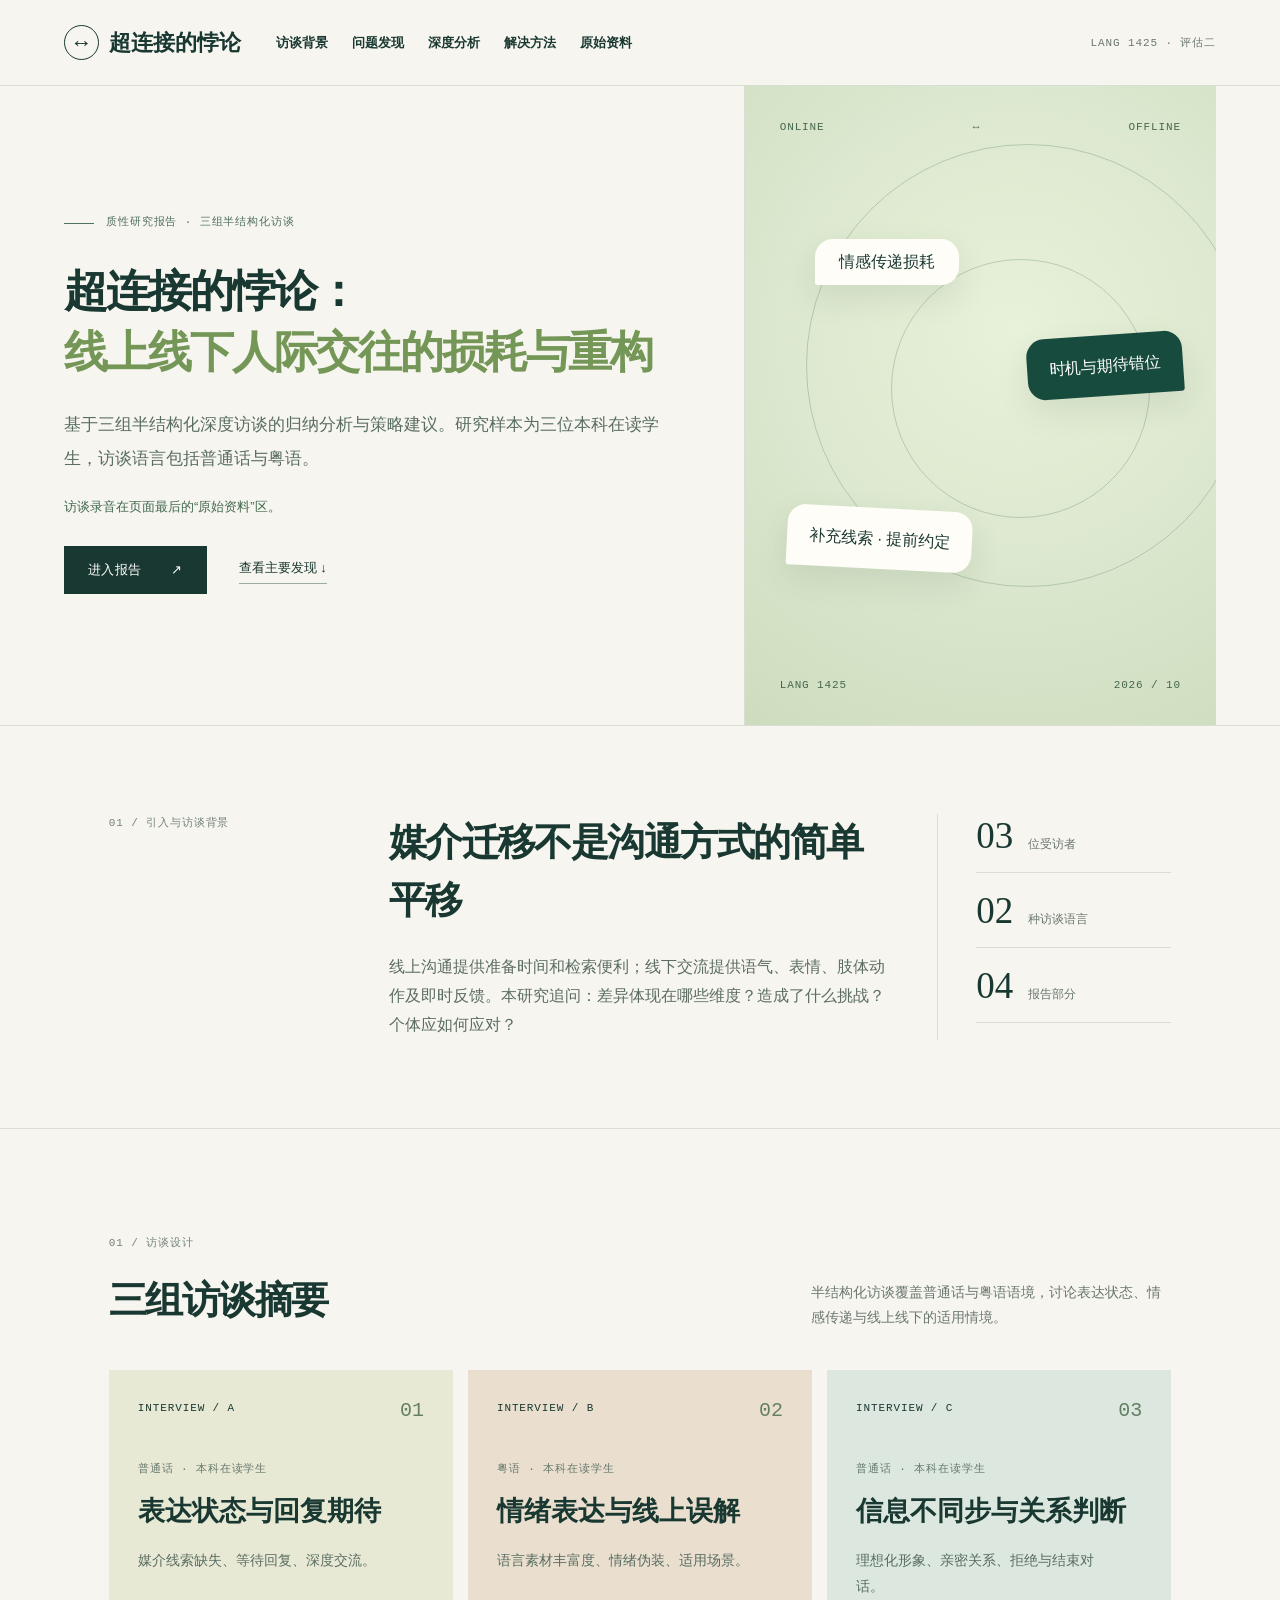
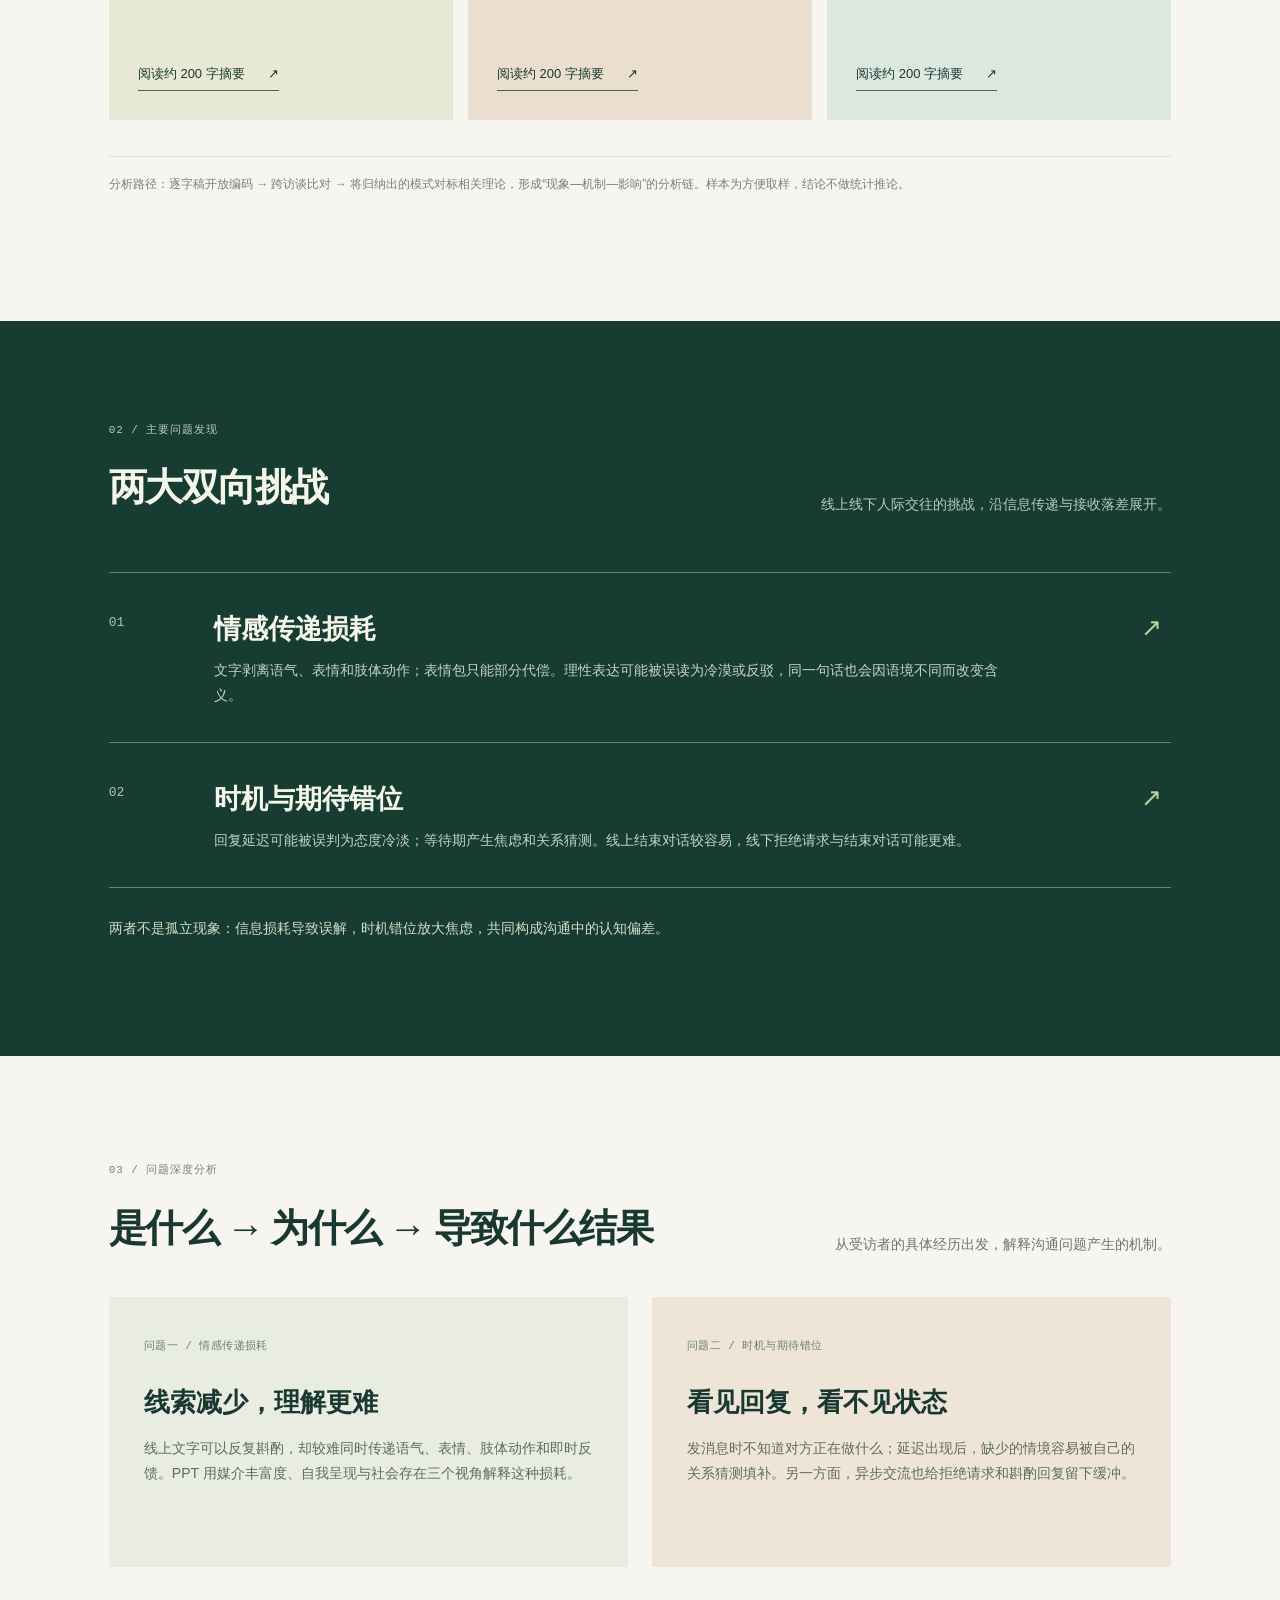
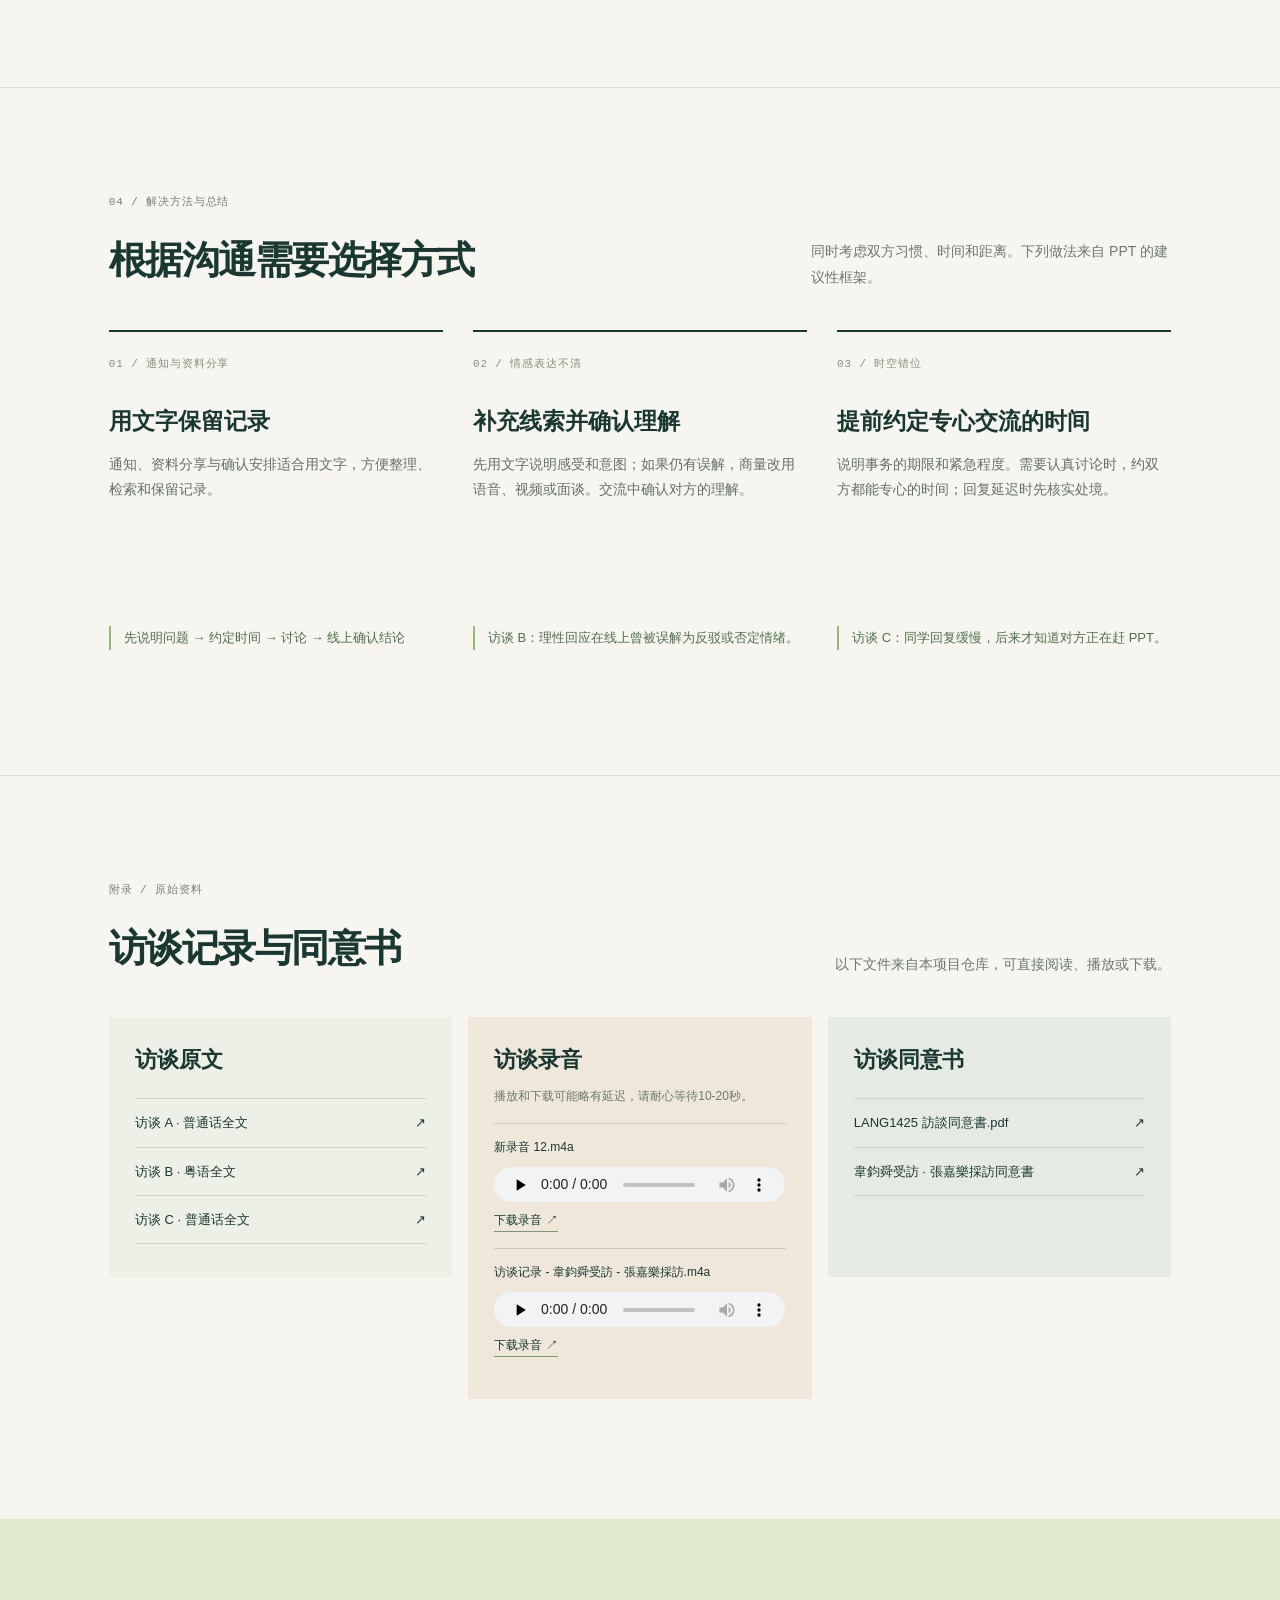
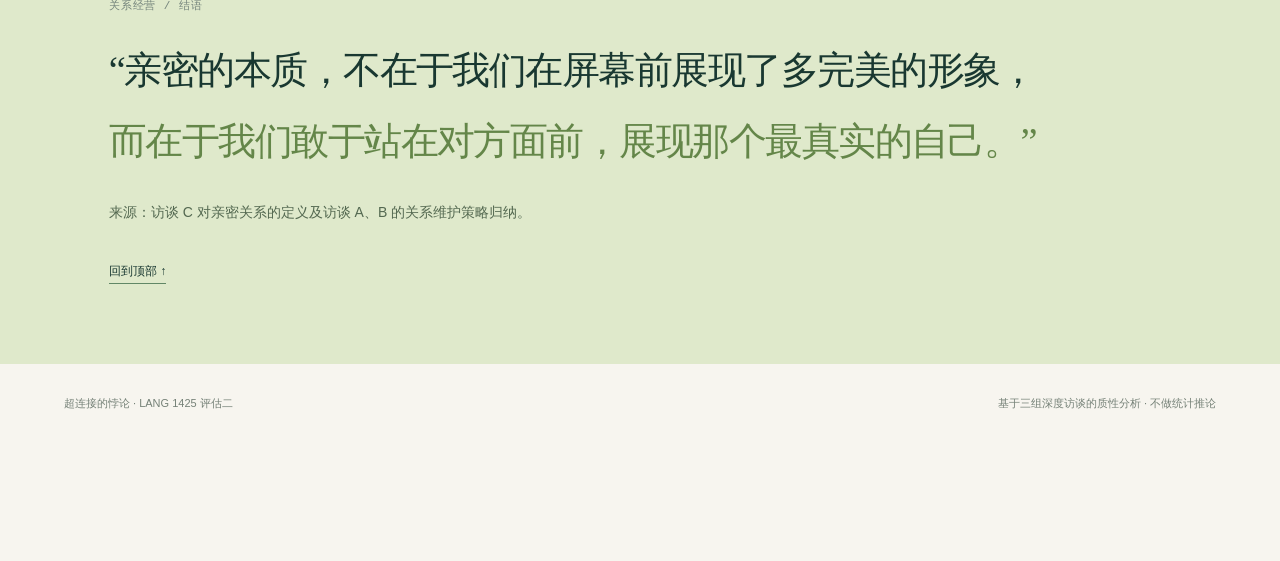
<file: index.html>
<!doctype html><html lang="zh-Hans"><head><meta charset="utf-8"><meta name="viewport" content="width=device-width,initial-scale=1"><meta http-equiv="refresh" content="0;url=./docs/"><title>超连接的悖论 · LANG 1425 评估二</title></head><body><p><a href="./docs/">进入 LANG 1425 评估二博客</a></p></body></html>
</file>
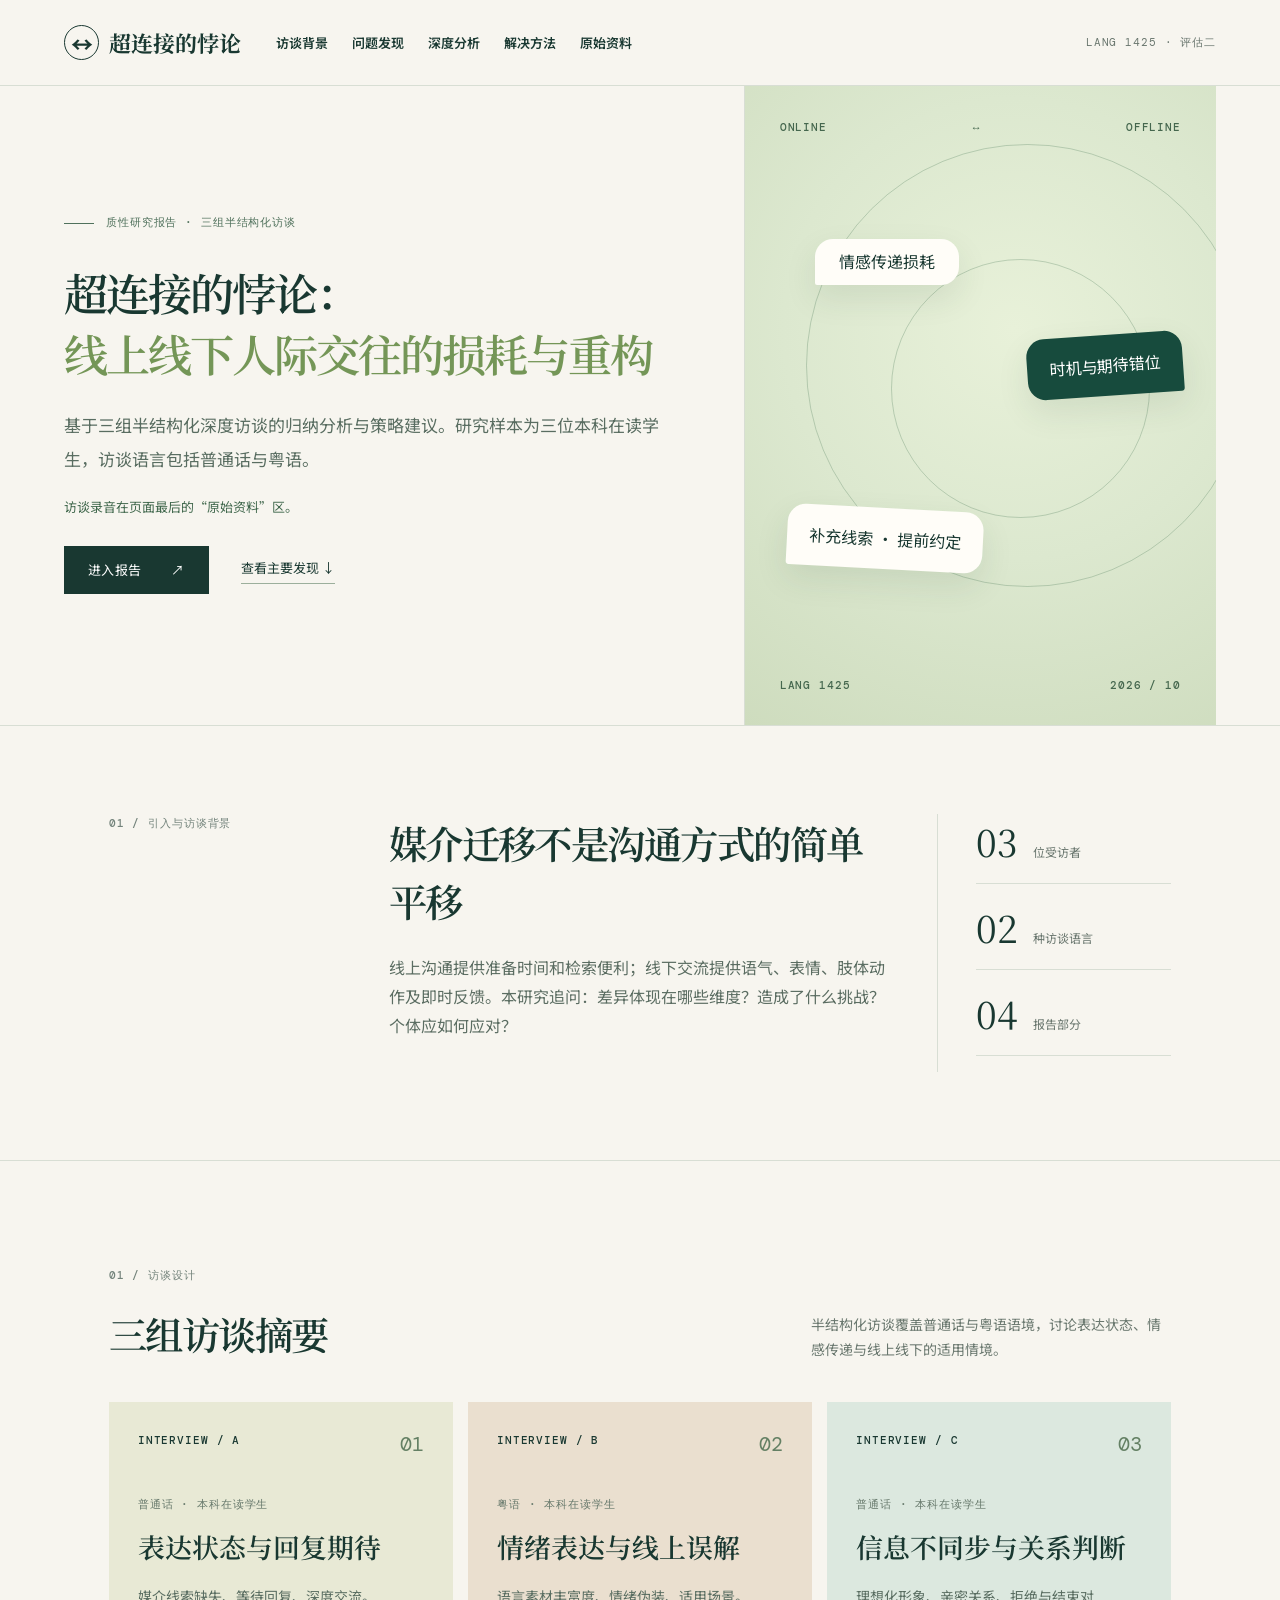
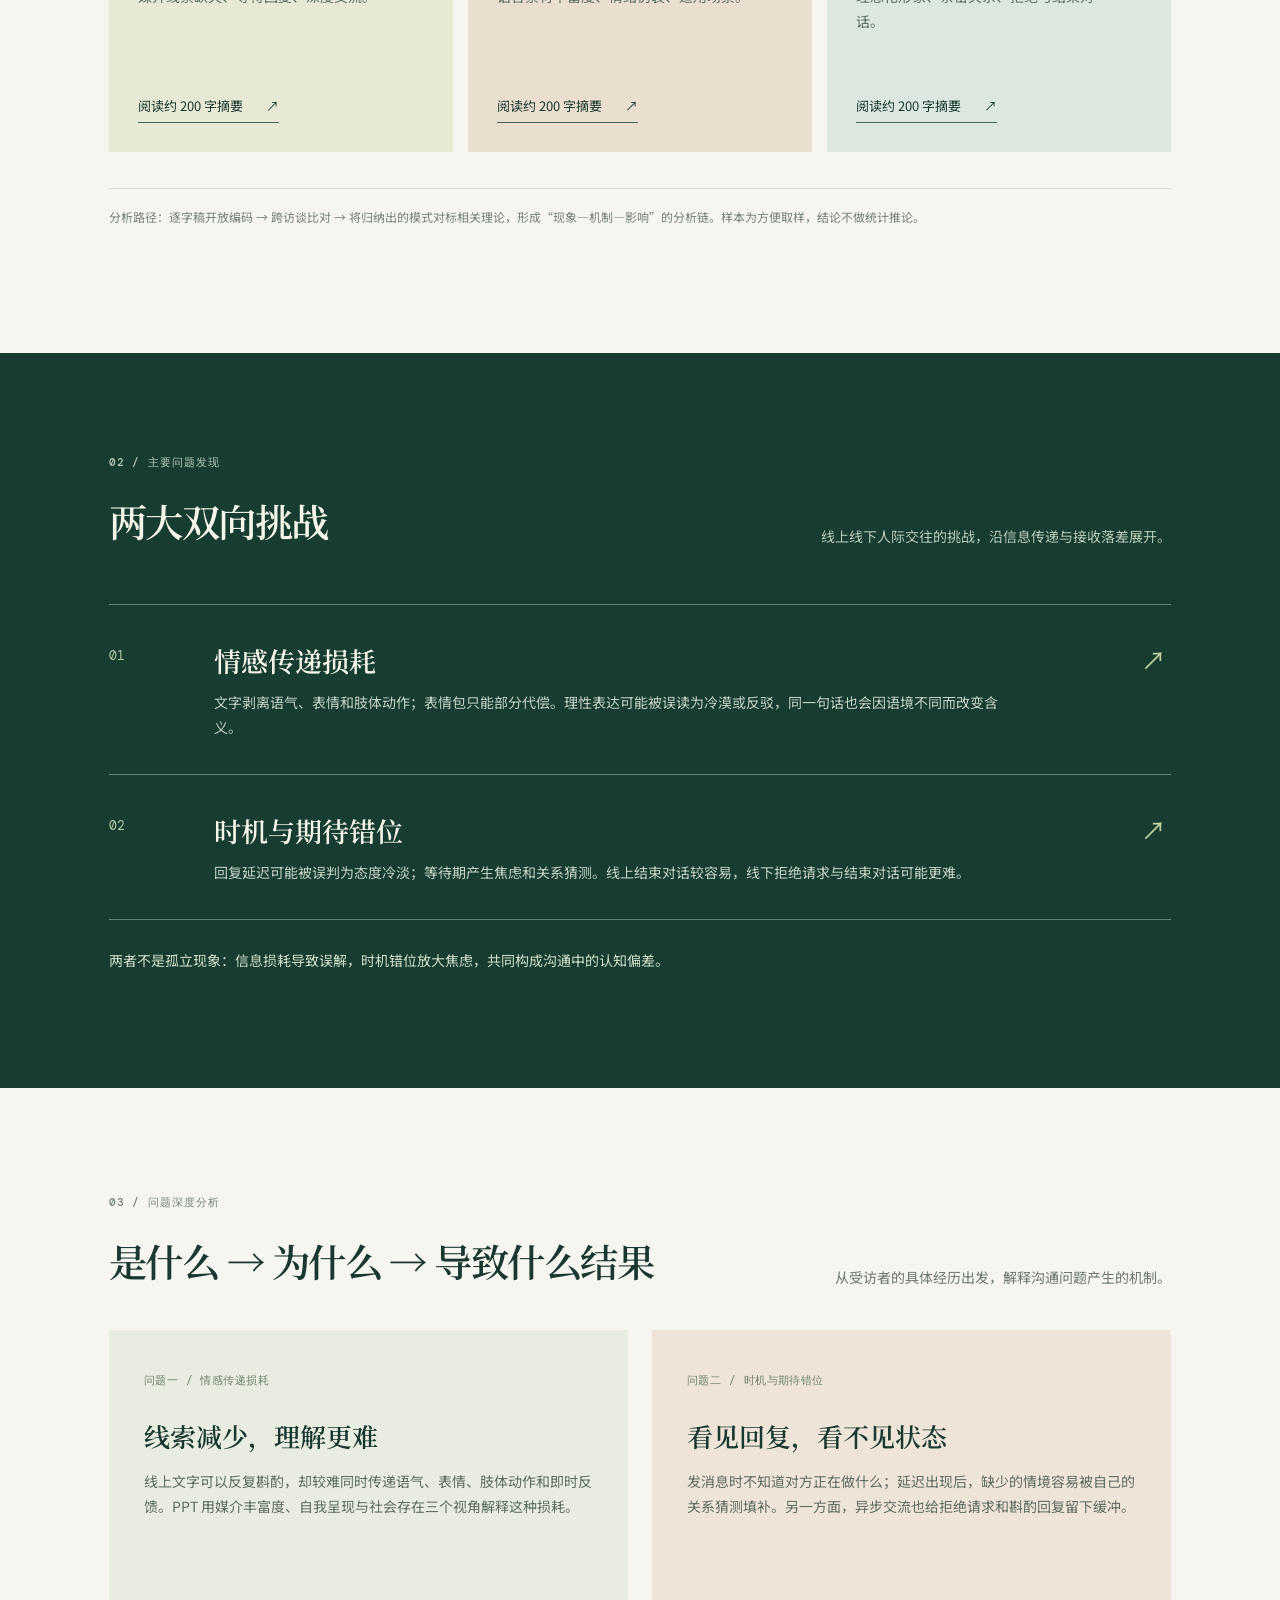
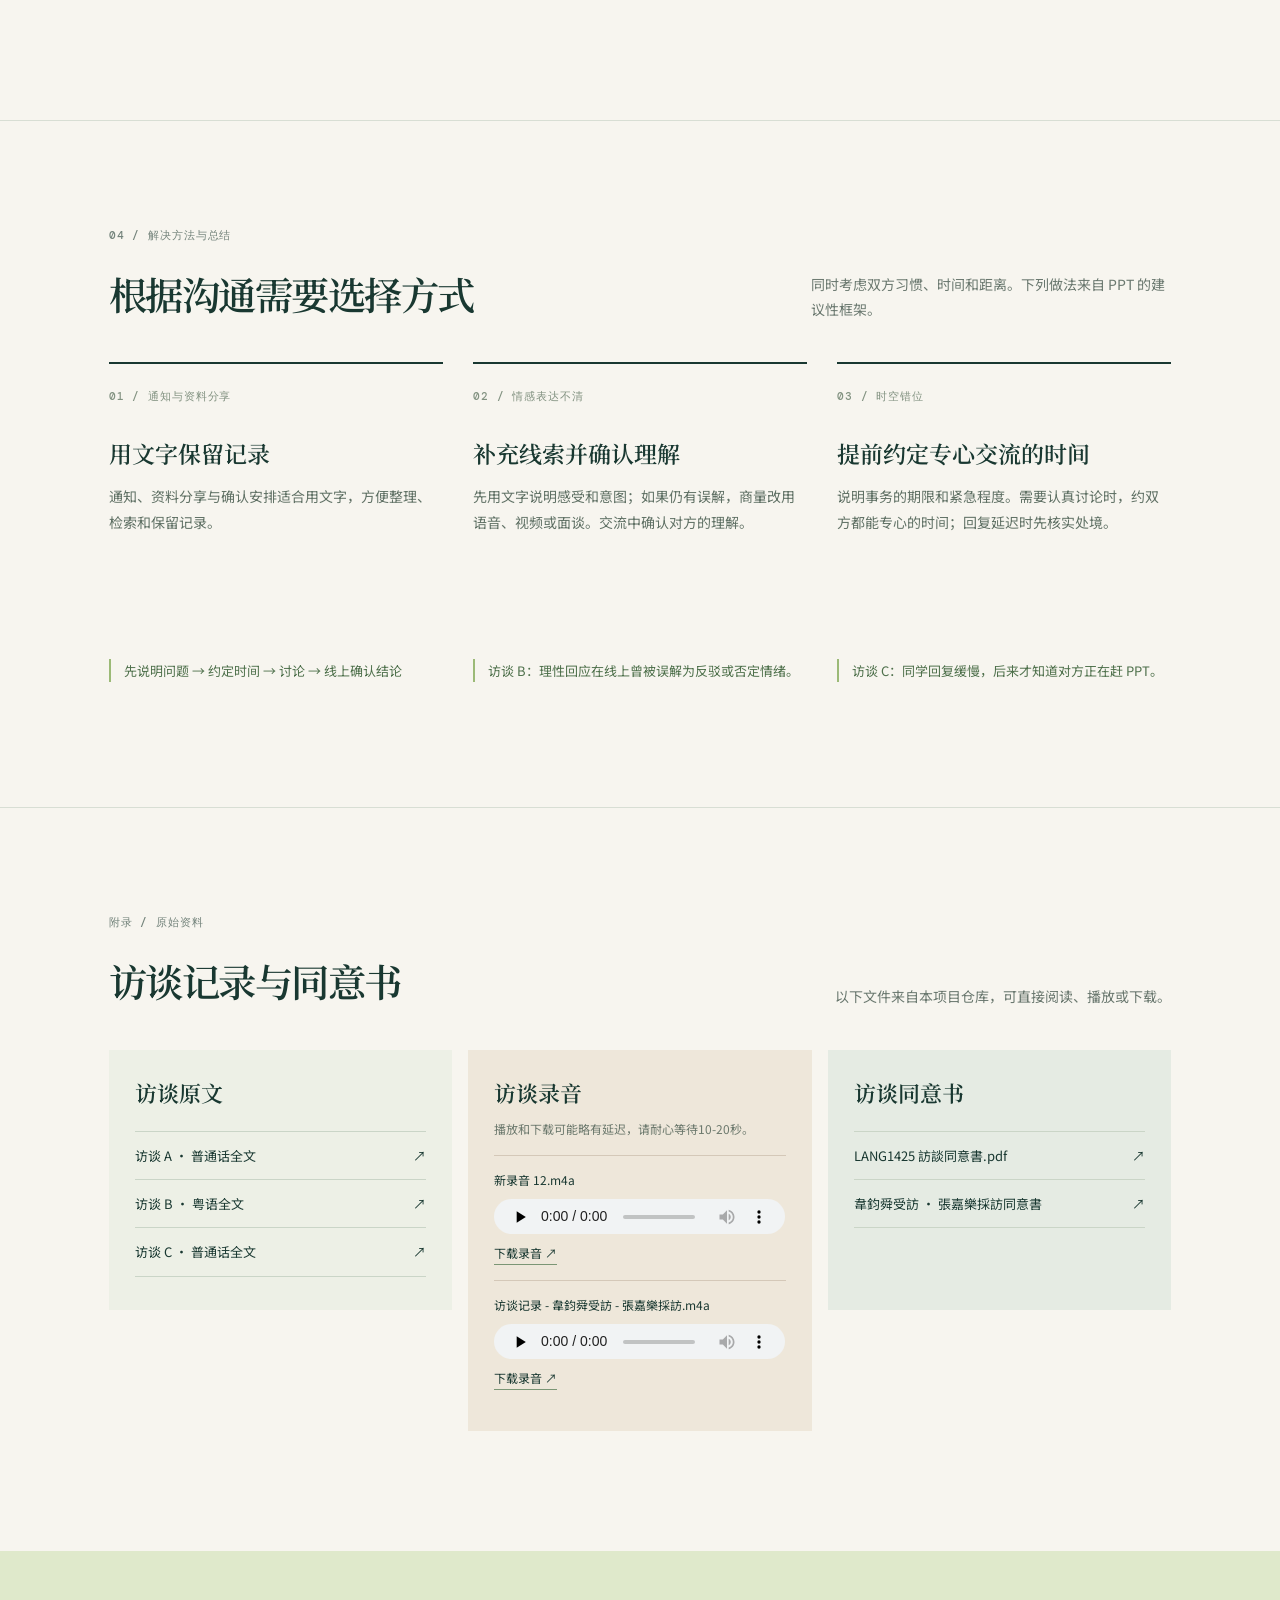
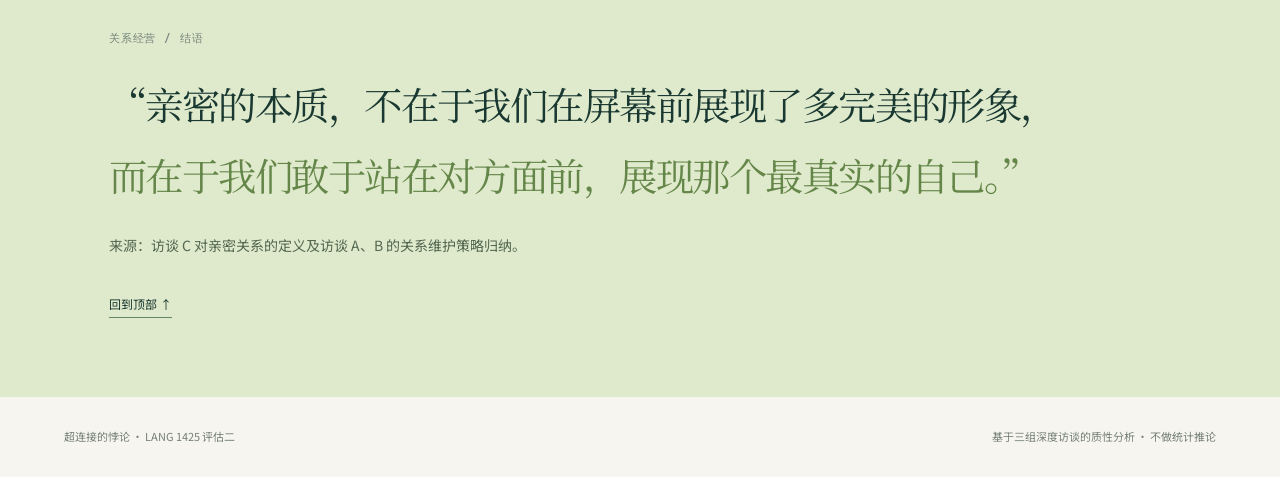
<file: docs/index.html>
<!doctype html>
<html lang="zh-Hans">
<head>
  <meta charset="utf-8"><meta name="viewport" content="width=device-width, initial-scale=1">
  <meta name="description" content="LANG 1425 评估二：超连接的悖论——线上线下人际交往的损耗与重构。">
  <title>超连接的悖论 · LANG 1425 评估二</title><link rel="stylesheet" href="./style.css"><link rel="stylesheet" href="./report.css"><link rel="stylesheet" href="./records.css"><link rel="stylesheet" href="./closing.css">
</head>
<body>
  <a class="skip" href="#main">跳到正文</a>
  <header class="site-header"><a class="wordmark" href="#top"><span class="mark" aria-hidden="true">↔</span><span>超连接的悖论</span></a><nav aria-label="主导航"><a href="#background">访谈背景</a><a href="#findings">问题发现</a><a href="#analysis">深度分析</a><a href="#solutions">解决方法</a><a href="#records">原始资料</a></nav><span class="header-note">LANG 1425 · 评估二</span></header>
  <main id="main">
    <section class="hero" id="top"><div class="hero-copy"><p class="eyebrow"><span class="eyebrow-line"></span>质性研究报告 · 三组半结构化访谈</p><h1>超连接的悖论：<br><em>线上线下人际交往的损耗与重构</em></h1><p class="hero-lead">基于三组半结构化深度访谈的归纳分析与策略建议。研究样本为三位本科在读学生，访谈语言包括普通话与粤语。</p><p class="hero-record-note">访谈录音在页面最后的“原始资料”区。</p><div class="hero-actions"><a class="button" href="#background">进入报告 <span aria-hidden="true">↗</span></a><a class="text-link" href="#findings">查看主要发现 <span aria-hidden="true">↓</span></a></div></div><div class="hero-art" aria-hidden="true"><div class="art-caption art-caption-top">ONLINE <span>↔</span> OFFLINE</div><div class="art-orbit orbit-one"></div><div class="art-orbit orbit-two"></div><div class="chat chat-one">情感传递损耗</div><div class="chat chat-two">时机与期待错位</div><div class="chat chat-three">补充线索 · 提前约定</div><div class="art-caption art-caption-bottom">LANG 1425 <span>2026 / 10</span></div></div></section>
    <section class="intro section-shell" id="background"><p class="section-index">01 / 引入与访谈背景</p><div><h2>媒介迁移不是沟通方式的简单平移</h2><p>线上沟通提供准备时间和检索便利；线下交流提供语气、表情、肢体动作及即时反馈。本研究追问：差异体现在哪些维度？造成了什么挑战？个体应如何应对？</p></div><div class="intro-stats" aria-label="研究概况"><div><strong>03</strong><span>位受访者</span></div><div><strong>02</strong><span>种访谈语言</span></div><div><strong>04</strong><span>报告部分</span></div></div></section>
    <section class="stories section-shell" id="interviews"><div class="section-heading"><div><p class="section-index">01 / 访谈设计</p><h2>三组访谈摘要</h2></div><p>半结构化访谈覆盖普通话与粤语语境，讨论表达状态、情感传递与线上线下的适用情境。</p></div><div class="story-grid">
      <article class="story-card story-a"><div class="story-top"><span class="story-label">INTERVIEW / A</span><span class="story-icon" aria-hidden="true">01</span></div><p class="story-type">普通话 · 本科在读学生</p><h3>表达状态与回复期待</h3><p class="story-preview">媒介线索缺失、等待回复、深度交流。</p><button class="story-button" type="button" data-dialog="dialog-a" aria-haspopup="dialog">阅读约 200 字摘要 <span aria-hidden="true">↗</span></button></article>
      <article class="story-card story-b"><div class="story-top"><span class="story-label">INTERVIEW / B</span><span class="story-icon" aria-hidden="true">02</span></div><p class="story-type">粤语 · 本科在读学生</p><h3>情绪表达与线上误解</h3><p class="story-preview">语言素材丰富度、情绪伪装、适用场景。</p><button class="story-button" type="button" data-dialog="dialog-b" aria-haspopup="dialog">阅读约 200 字摘要 <span aria-hidden="true">↗</span></button></article>
      <article class="story-card story-c"><div class="story-top"><span class="story-label">INTERVIEW / C</span><span class="story-icon" aria-hidden="true">03</span></div><p class="story-type">普通话 · 本科在读学生</p><h3>信息不同步与关系判断</h3><p class="story-preview">理想化形象、亲密关系、拒绝与结束对话。</p><button class="story-button" type="button" data-dialog="dialog-c" aria-haspopup="dialog">阅读约 200 字摘要 <span aria-hidden="true">↗</span></button></article>
    </div><p class="source-note">分析路径：逐字稿开放编码 → 跨访谈比对 → 将归纳出的模式对标相关理论，形成“现象—机制—影响”的分析链。样本为方便取样，结论不做统计推论。</p></section>
    <section class="themes" id="findings"><div class="section-shell"><div class="section-heading light"><div><p class="section-index">02 / 主要问题发现</p><h2>两大双向挑战</h2></div><p>线上线下人际交往的挑战，沿信息传递与接收落差展开。</p></div><div class="theme-list"><article><span class="theme-number">01</span><div><h3>情感传递损耗</h3><p>文字剥离语气、表情和肢体动作；表情包只能部分代偿。理性表达可能被误读为冷漠或反驳，同一句话也会因语境不同而改变含义。</p></div><span class="theme-arrow" aria-hidden="true">↗</span></article><article><span class="theme-number">02</span><div><h3>时机与期待错位</h3><p>回复延迟可能被误判为态度冷淡；等待期产生焦虑和关系猜测。线上结束对话较容易，线下拒绝请求与结束对话可能更难。</p></div><span class="theme-arrow" aria-hidden="true">↗</span></article></div><p class="theme-conclusion">两者不是孤立现象：信息损耗导致误解，时机错位放大焦虑，共同构成沟通中的认知偏差。</p></div></section>
    <section class="analysis section-shell" id="analysis"><div class="section-heading"><div><p class="section-index">03 / 问题深度分析</p><h2>是什么 → 为什么 → 导致什么结果</h2></div><p>从受访者的具体经历出发，解释沟通问题产生的机制。</p></div><div class="analysis-grid"><article><span>问题一 / 情感传递损耗</span><h3>线索减少，理解更难</h3><p>线上文字可以反复斟酌，却较难同时传递语气、表情、肢体动作和即时反馈。PPT 用媒介丰富度、自我呈现与社会存在三个视角解释这种损耗。</p></article><article><span>问题二 / 时机与期待错位</span><h3>看见回复，看不见状态</h3><p>发消息时不知道对方正在做什么；延迟出现后，缺少的情境容易被自己的关系猜测填补。另一方面，异步交流也给拒绝请求和斟酌回复留下缓冲。</p></article></div></section>
    <section class="practice section-shell" id="solutions"><div class="section-heading"><div><p class="section-index">04 / 解决方法与总结</p><h2>根据沟通需要选择方式</h2></div><p>同时考虑双方习惯、时间和距离。下列做法来自 PPT 的建议性框架。</p></div><div class="practice-grid"><article><span>01 / 通知与资料分享</span><h3>用文字保留记录</h3><p>通知、资料分享与确认安排适合用文字，方便整理、检索和保留记录。</p><div class="practice-quote">先说明问题 → 约定时间 → 讨论 → 线上确认结论</div></article><article><span>02 / 情感表达不清</span><h3>补充线索并确认理解</h3><p>先用文字说明感受和意图；如果仍有误解，商量改用语音、视频或面谈。交流中确认对方的理解。</p><div class="practice-quote">访谈 B：理性回应在线上曾被误解为反驳或否定情绪。</div></article><article><span>03 / 时空错位</span><h3>提前约定专心交流的时间</h3><p>说明事务的期限和紧急程度。需要认真讨论时，约双方都能专心的时间；回复延迟时先核实处境。</p><div class="practice-quote">访谈 C：同学回复缓慢，后来才知道对方正在赶 PPT。</div></article></div></section>
    <section class="records section-shell" id="records"><div class="section-heading"><div><p class="section-index">附录 / 原始资料</p><h2>访谈记录与同意书</h2></div><p>以下文件来自本项目仓库，可直接阅读、播放或下载。</p></div><div class="records-grid"><div class="records-panel"><h3>访谈原文</h3><ul><li><a href="./transcripts/a.html">访谈 A · 普通话全文 <span>↗</span></a></li><li><a href="./transcripts/b.html">访谈 B · 粤语全文 <span>↗</span></a></li><li><a href="./transcripts/c.html">访谈 C · 普通话全文 <span>↗</span></a></li></ul></div><div class="records-panel"><h3>访谈录音</h3><p class="audio-wait">播放和下载可能略有延迟，请耐心等待10-20秒。</p><div class="audio-item"><p>新录音 12.m4a</p><audio controls preload="none" src="../Records/新录音 12/新录音 12.m4a">浏览器不支持音频播放。</audio><a href="../Records/新录音 12/新录音 12.m4a" download>下载录音 ↗</a></div><div class="audio-item"><p>访谈记录 - 韋鈞舜受訪 - 張嘉樂採訪.m4a</p><audio controls preload="none" src="../Records/访谈记录 - 韋鈞舜受訪 - 張嘉樂採訪.m4a/访谈记录 - 韋鈞舜受訪 - 張嘉樂採訪.m4a">浏览器不支持音频播放。</audio><a href="../Records/访谈记录 - 韋鈞舜受訪 - 張嘉樂採訪.m4a/访谈记录 - 韋鈞舜受訪 - 張嘉樂採訪.m4a" download>下载录音 ↗</a></div></div><div class="records-panel"><h3>访谈同意书</h3><ul><li><a href="../LANG1425 訪談同意書.pdf/LANG1425 訪談同意書.pdf" target="_blank" rel="noopener">LANG1425 訪談同意書.pdf <span>↗</span></a></li><li><a href="../LANG1425 訪談同意書.pdf/LANG1425 訪談同意書 - 韋鈞舜受訪 - 張嘉樂採訪.pdf" target="_blank" rel="noopener">韋鈞舜受訪 · 張嘉樂採訪同意書 <span>↗</span></a></li></ul></div></div></section>
    <section class="closing"><div class="section-shell closing-inner"><p class="section-index">关系经营 / 结语</p><p class="closing-statement">“亲密的本质，不在于我们在屏幕前展现了多完美的形象，<br><span>而在于我们敢于站在对方面前，展现那个最真实的自己。”</span></p><p class="closing-detail">来源：访谈 C 对亲密关系的定义及访谈 A、B 的关系维护策略归纳。</p><a href="#top">回到顶部 ↑</a></div></section>
  </main>
  <footer class="site-footer"><span>超连接的悖论 · LANG 1425 评估二</span><span>基于三组深度访谈的质性分析 · 不做统计推论</span></footer>
  <dialog id="dialog-a" class="story-dialog" aria-labelledby="dialog-a-title"><div class="dialog-inner"><div class="dialog-bar"><span>INTERVIEW / A · 普通话</span><button type="button" class="close-dialog" aria-label="关闭摘要">×</button></div><h2 id="dialog-a-title">访谈 A 摘要</h2><p>受访者认为，与不熟悉的人交流时，线上表达更放松，也有时间斟酌措辞；线下则较拘谨，容易顾及气氛和他人感受。文字缺少语气、表情及动作，表情包虽能辅助表达，却难以充分传递情绪强度。他会因等待回复而紧张，也可能把快速回复理解为受到重视。面对面交流更容易延伸话题、深入了解彼此，但维持气氛和结束对话也会带来压力。他倾向在线上处理学习、工作和资料交换，在线下进行复杂讨论，并强调选择沟通方式时应考虑对方的习惯。</p></div></dialog>
  <dialog id="dialog-b" class="story-dialog" aria-labelledby="dialog-b-title"><div class="dialog-inner"><div class="dialog-bar"><span>INTERVIEW / B · 粤语</span><button type="button" class="close-dialog" aria-label="关闭摘要">×</button></div><h2 id="dialog-b-title">访谈 B 摘要</h2><p>受访者认为，线上交流有时间准备和搜索素材，因此用词、例子和网络梗更丰富；线下回应较依赖惯常表达。文字能够传递情感，但复杂情绪需要更多解释，也较容易隐藏真实感受。他曾用逻辑和论据回应别人，却在线上被误解为反驳或否定情绪；面对面时，语气和表情有助于减少误会。他不太介意慢回复，但知道朋友的期待各不相同。他认为线上适合低成本破冰和日常联系，线下适合共情及即时协调；发生误会后，应解释原意，通过沟通确认彼此的理解。</p></div></dialog>
  <dialog id="dialog-c" class="story-dialog" aria-labelledby="dialog-c-title"><div class="dialog-inner"><div class="dialog-bar"><span>INTERVIEW / C · 普通话</span><button type="button" class="close-dialog" aria-label="关闭摘要">×</button></div><h2 id="dialog-c-title">访谈 C 摘要</h2><p>受访者认为，线上便于表达整理后的想法，但难以了解对方回复时的处境。他曾误解高中同学回复缓慢，后来才知道对方正在赶次日汇报的PPT。他指出，有限信息容易使人想象对方的形象，关系判断应结合长期相处、可靠性、支持和边界，不能只看聊天频率或回复速度。面对面也可能增加拒绝请求的压力，因此需要说明时间和能力限制。他建议根据话题和双方状态安排交流，先用文字说明问题、约定时间，再通话或面谈，最后确认安排；先核实意思，再判断态度。</p></div></dialog>
  <script src="./script.js"></script>
</body>
</html>
</file>
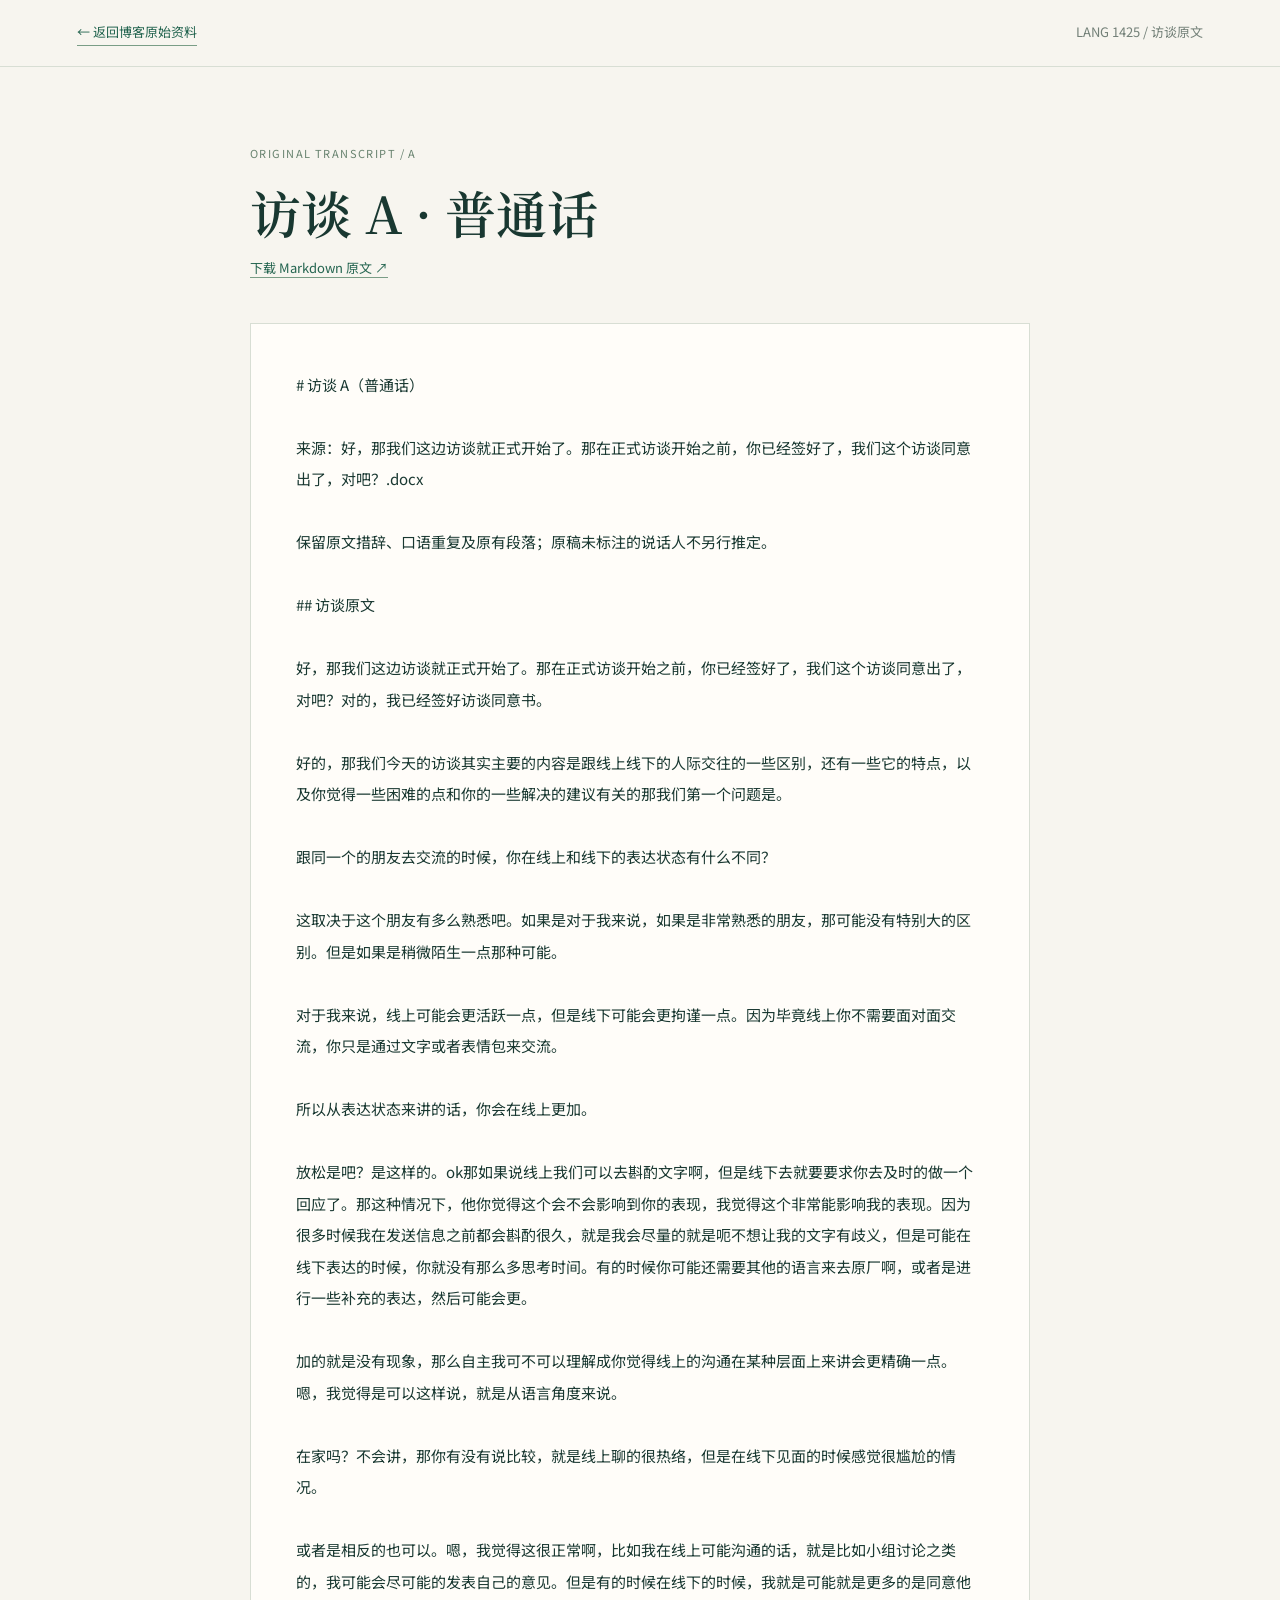
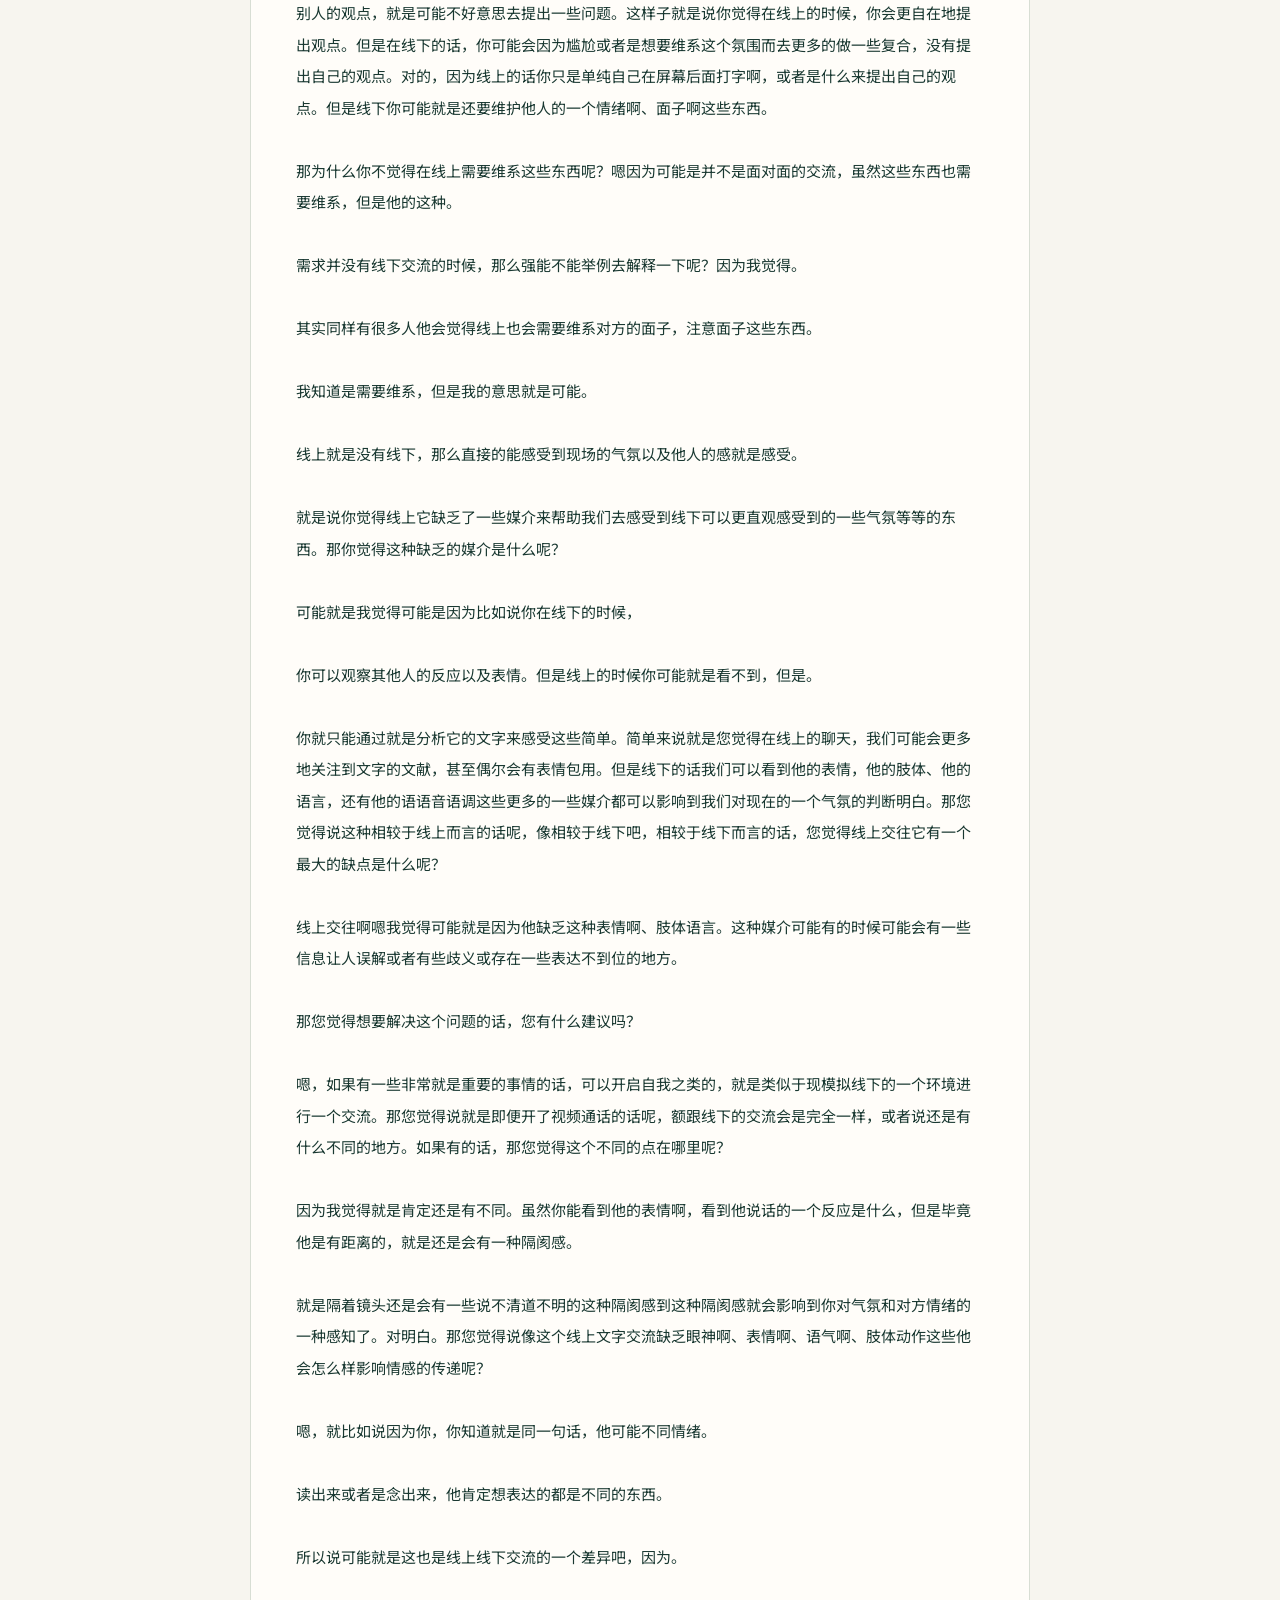
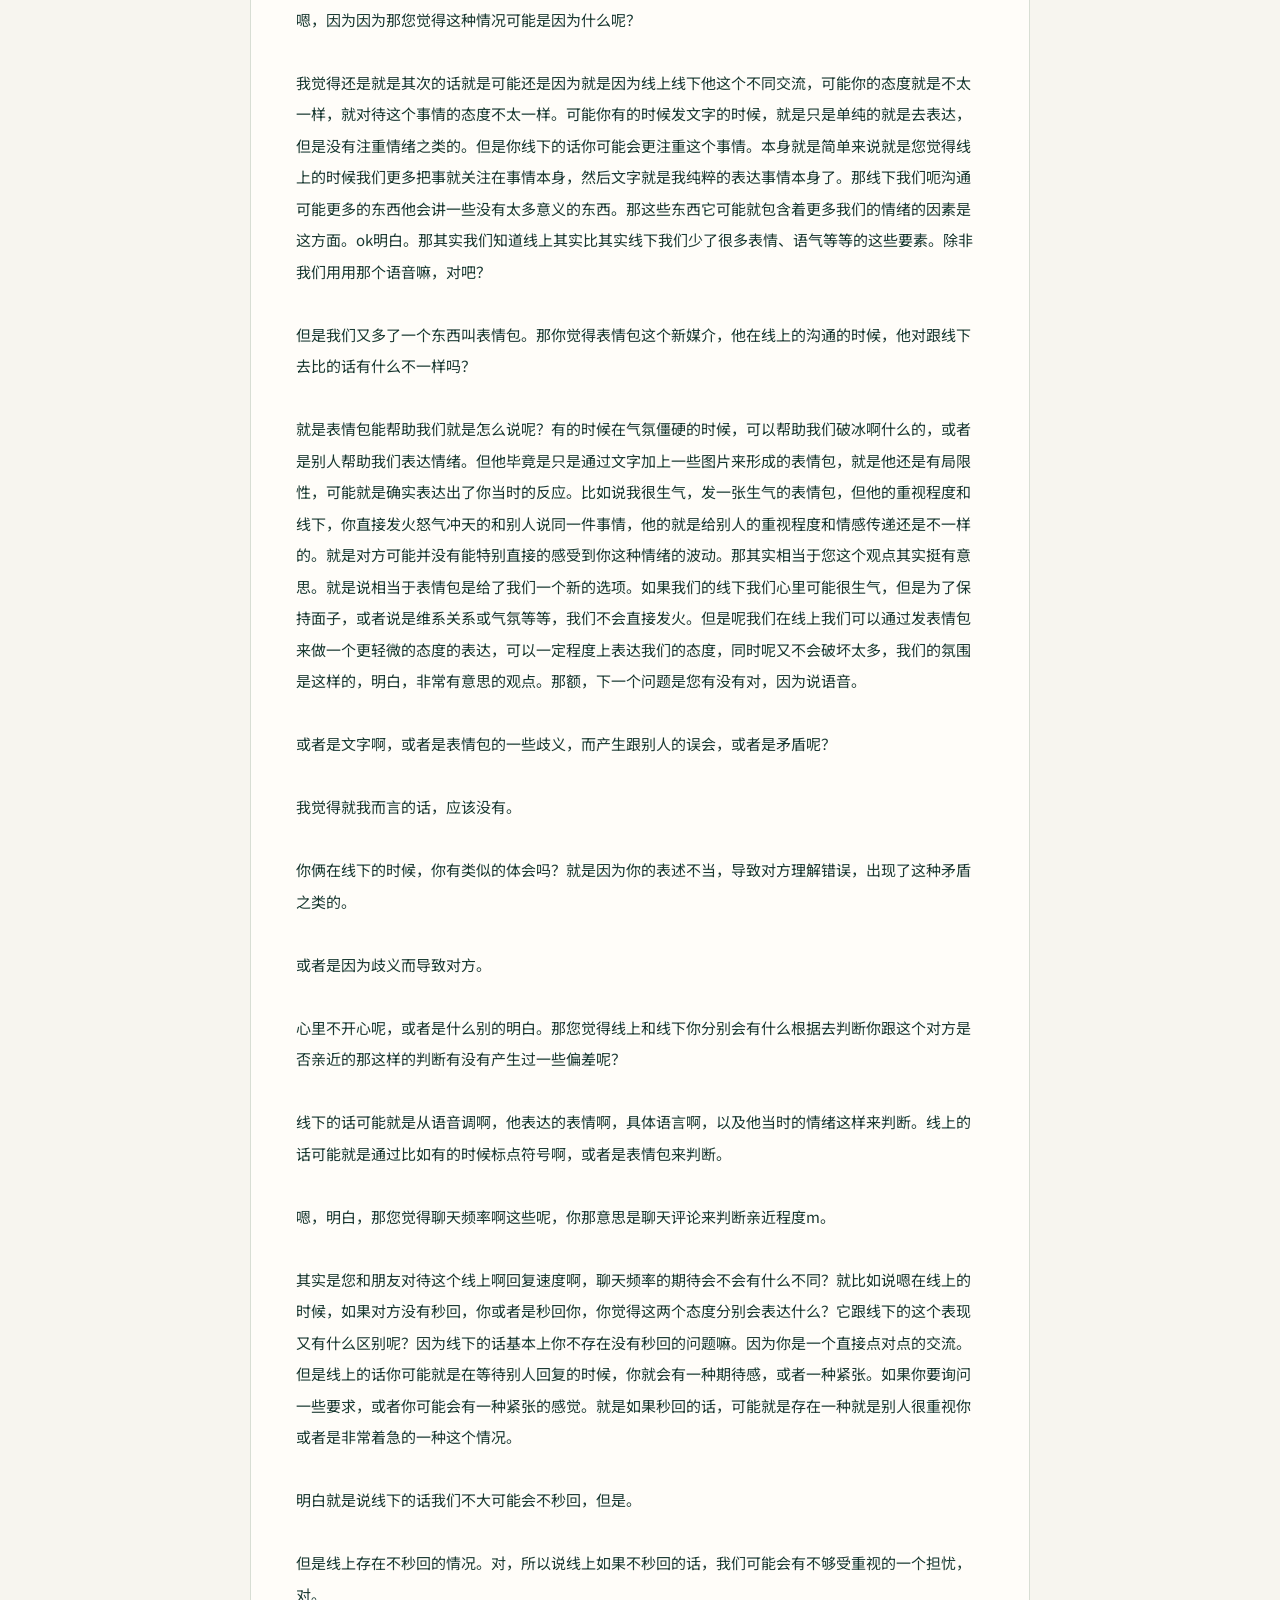
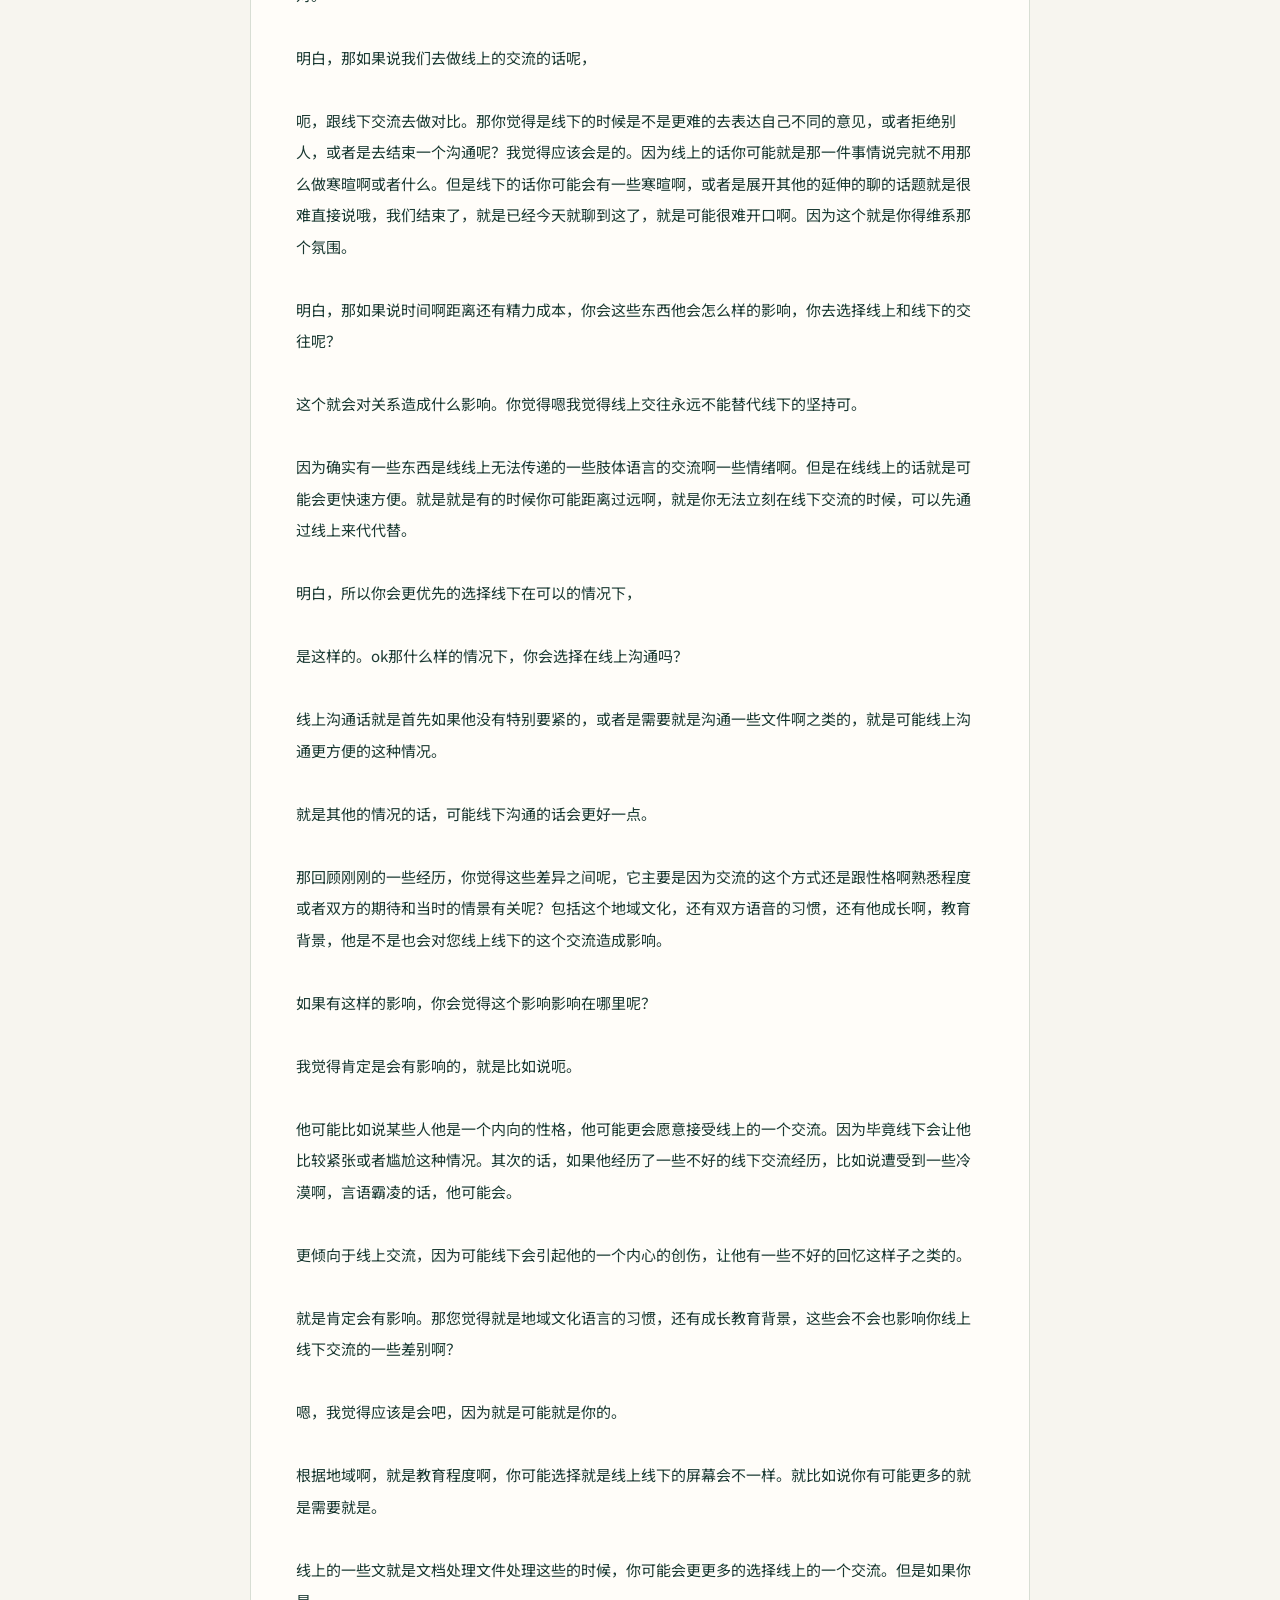
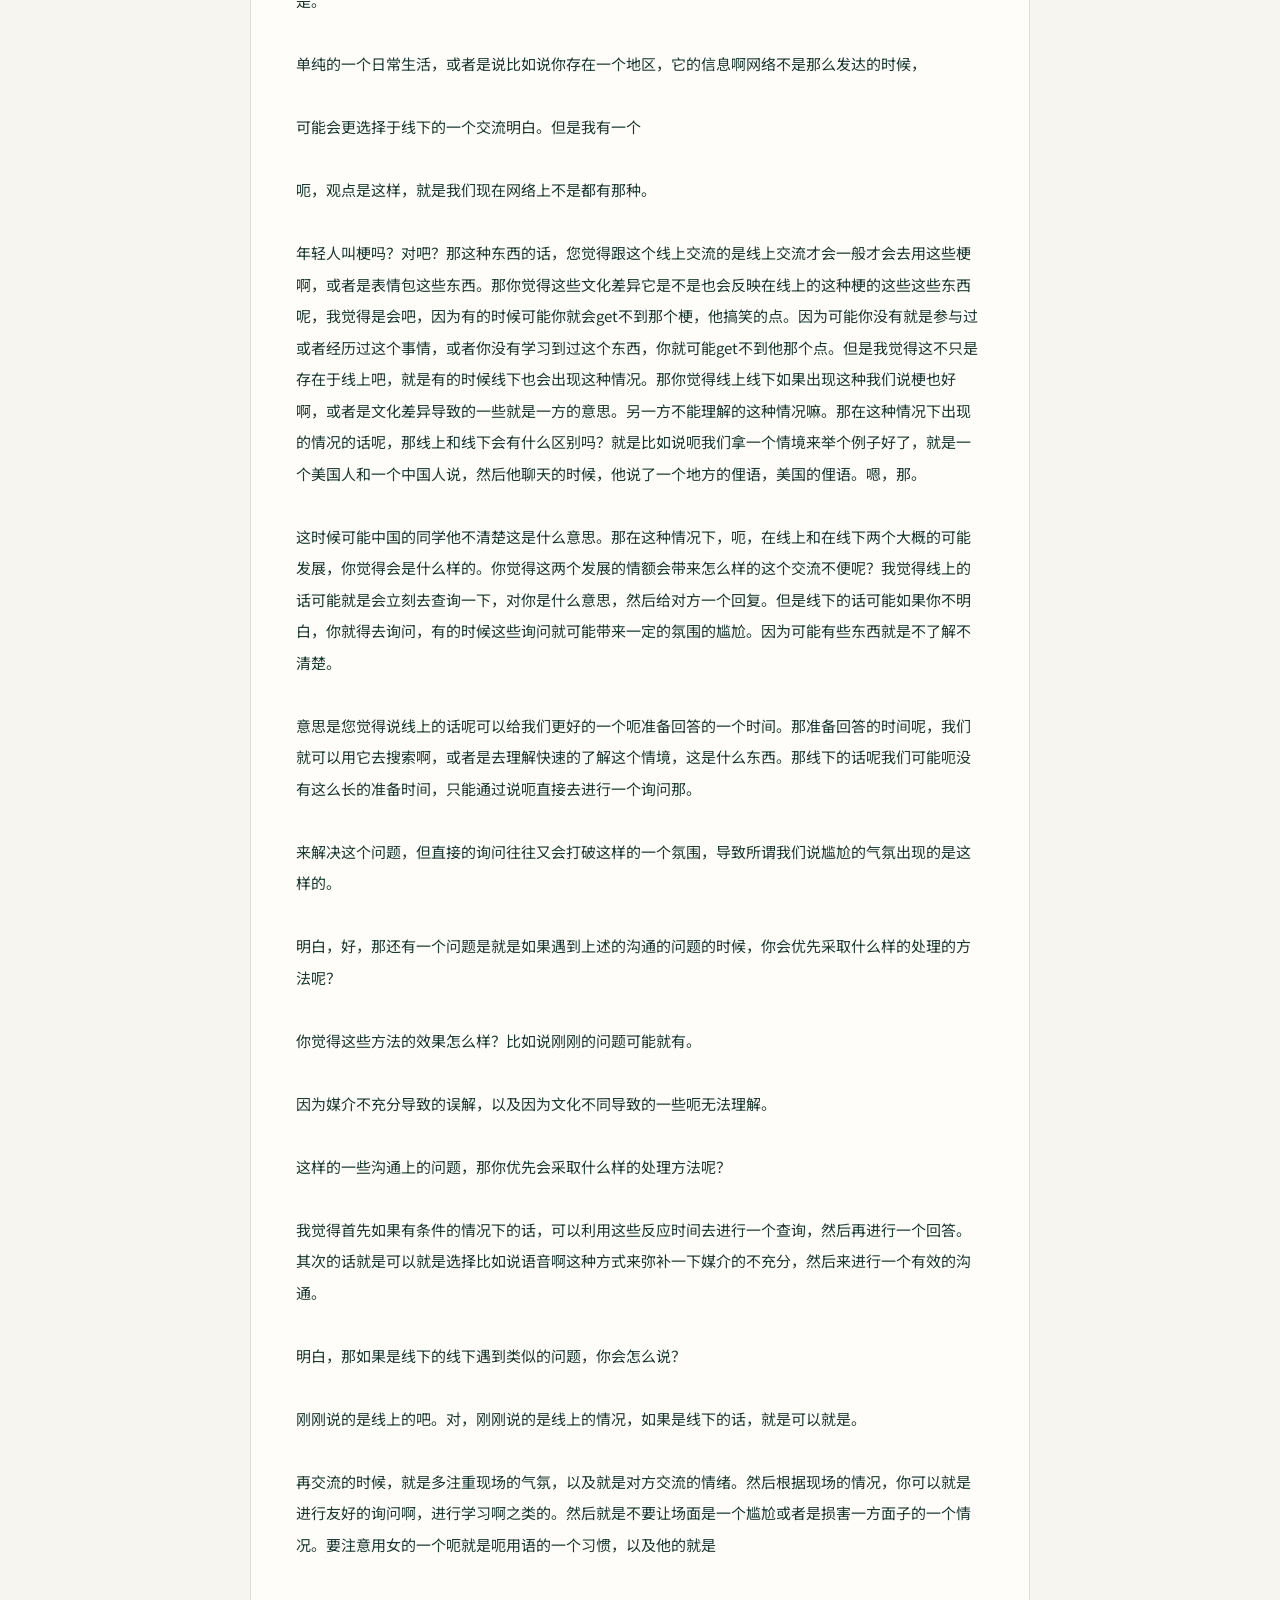
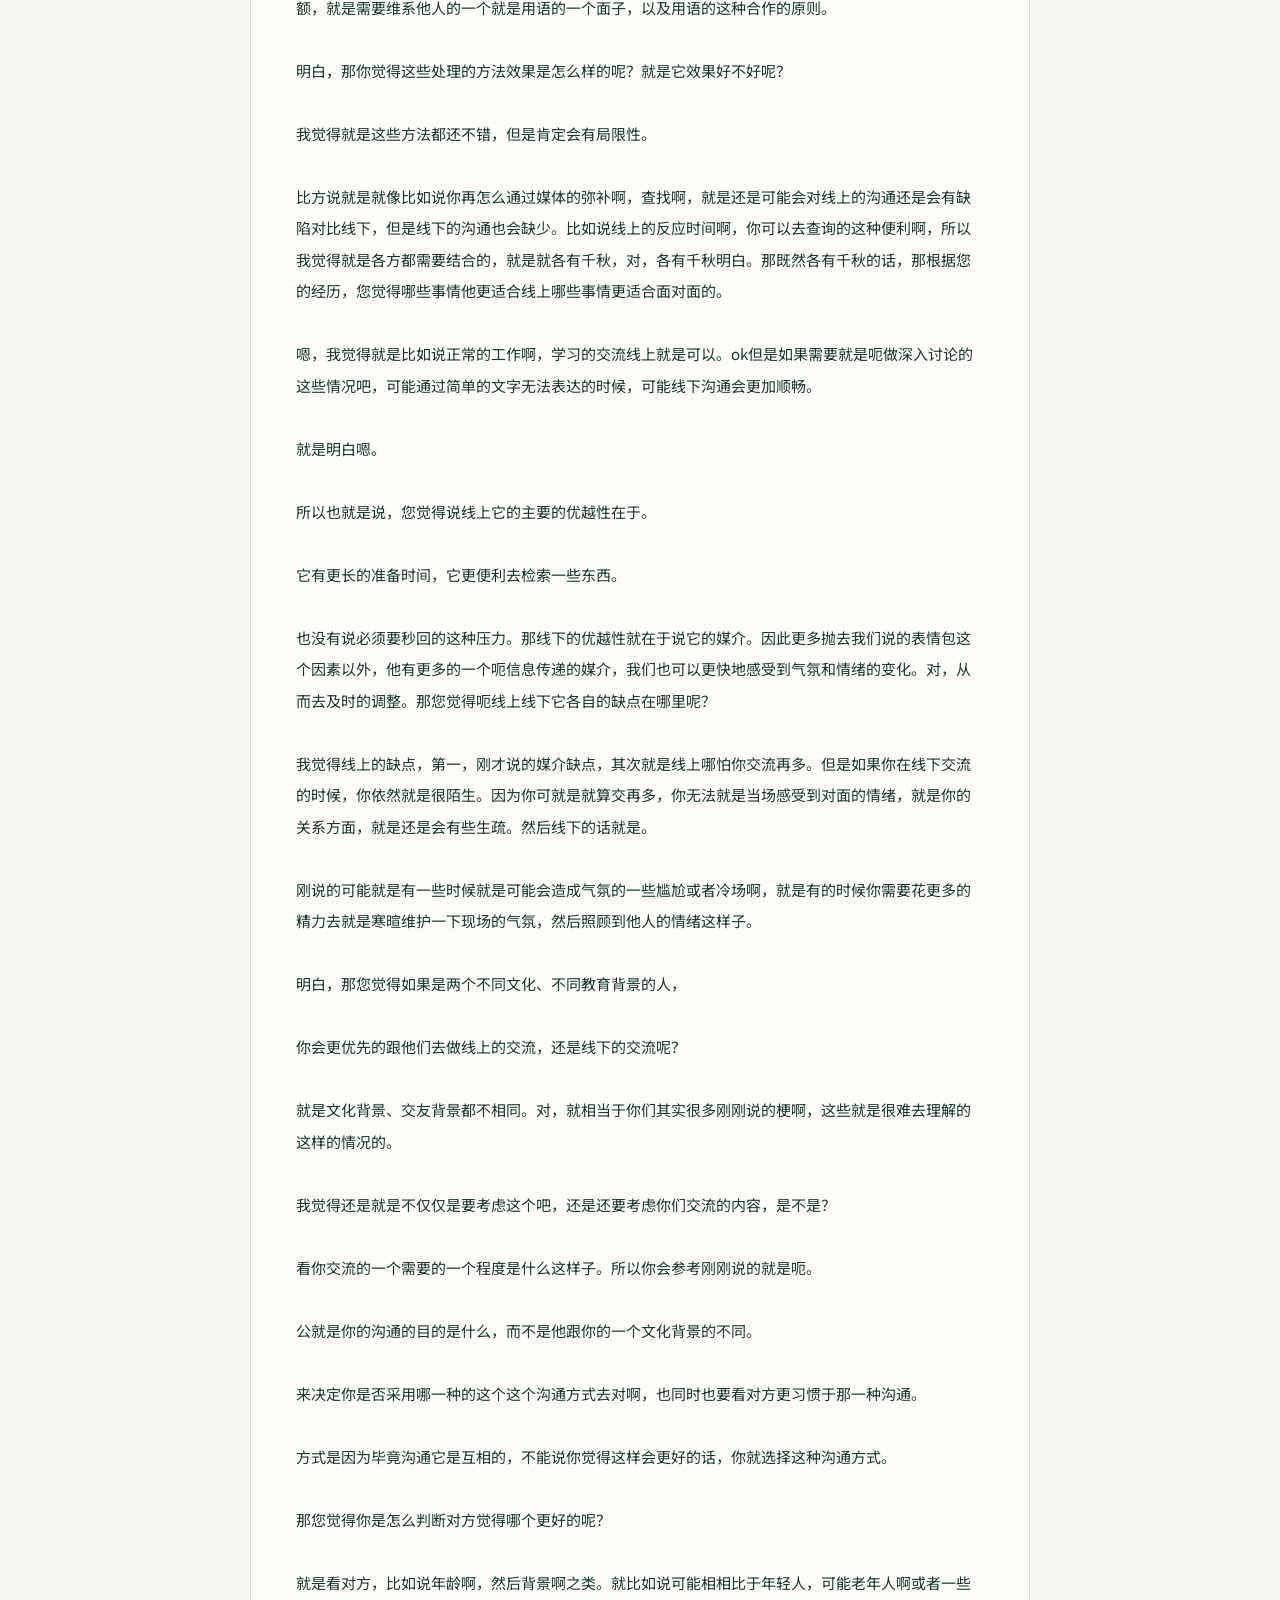
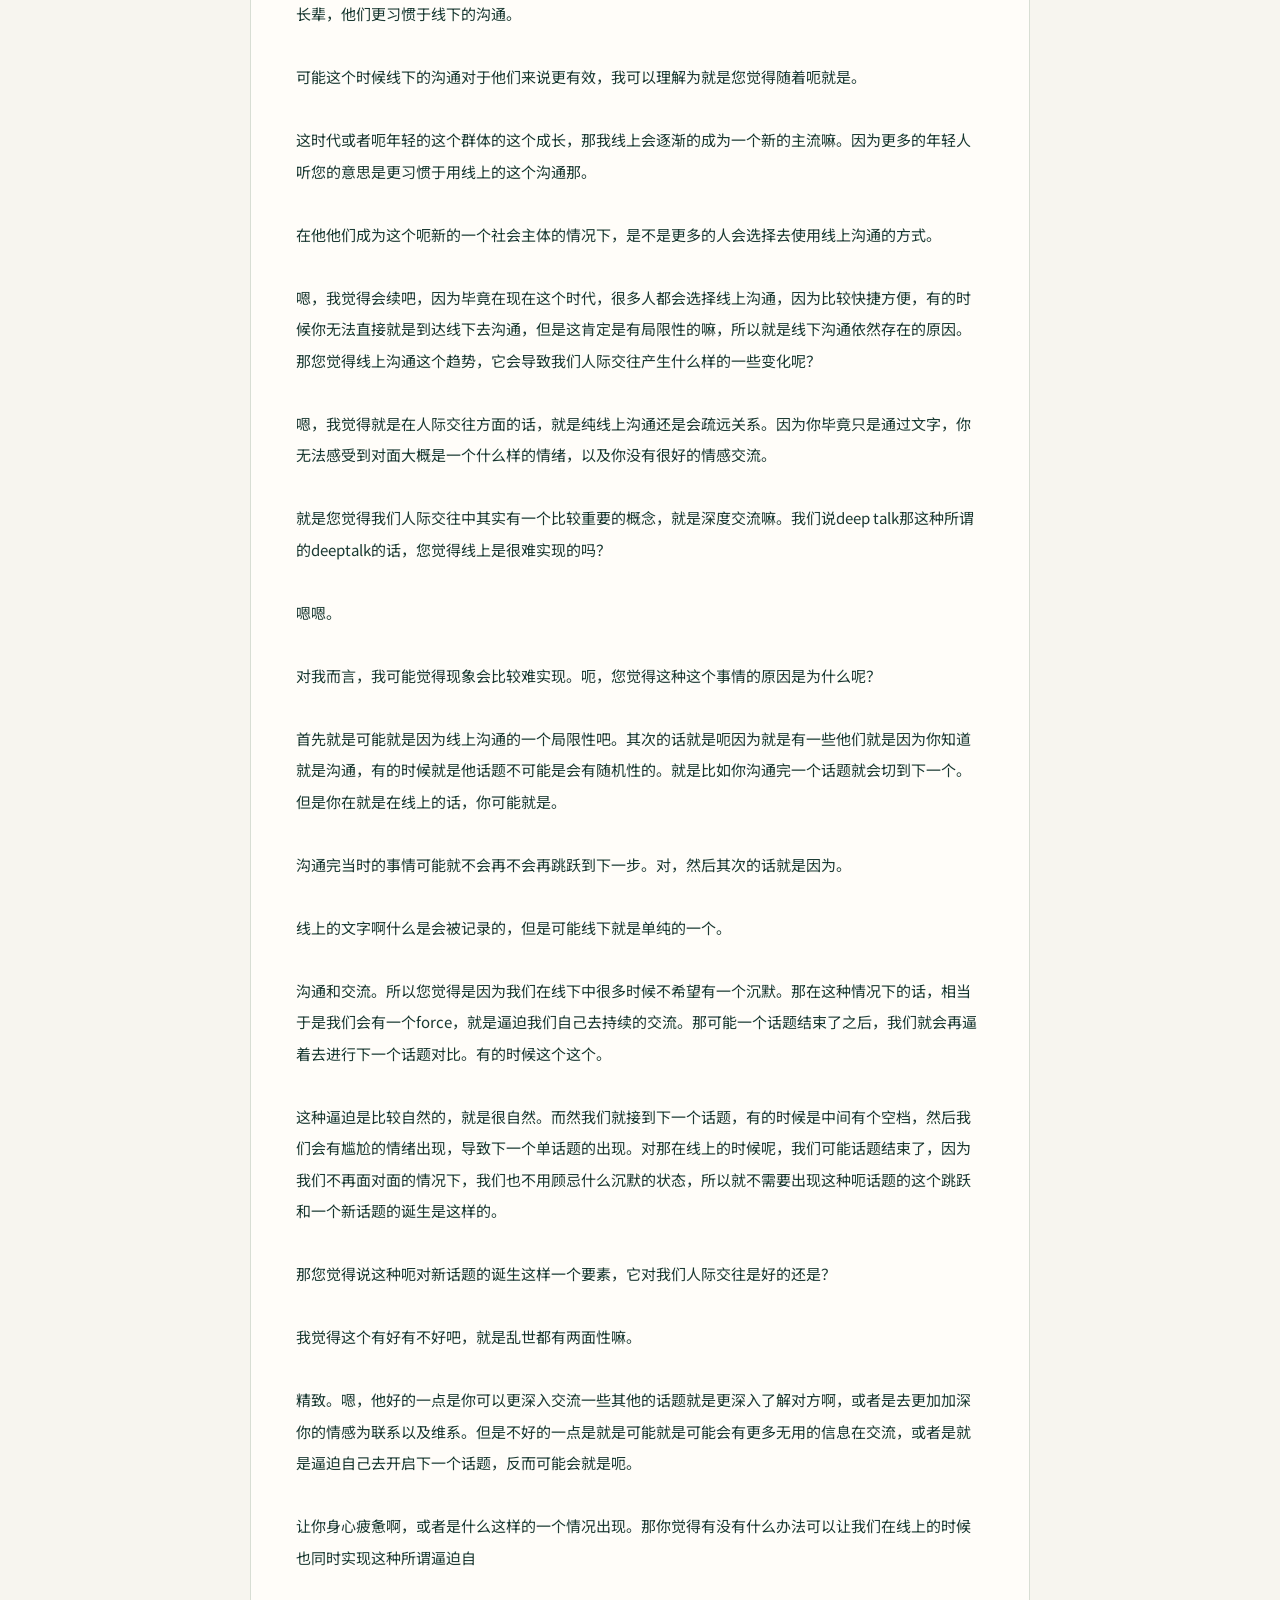
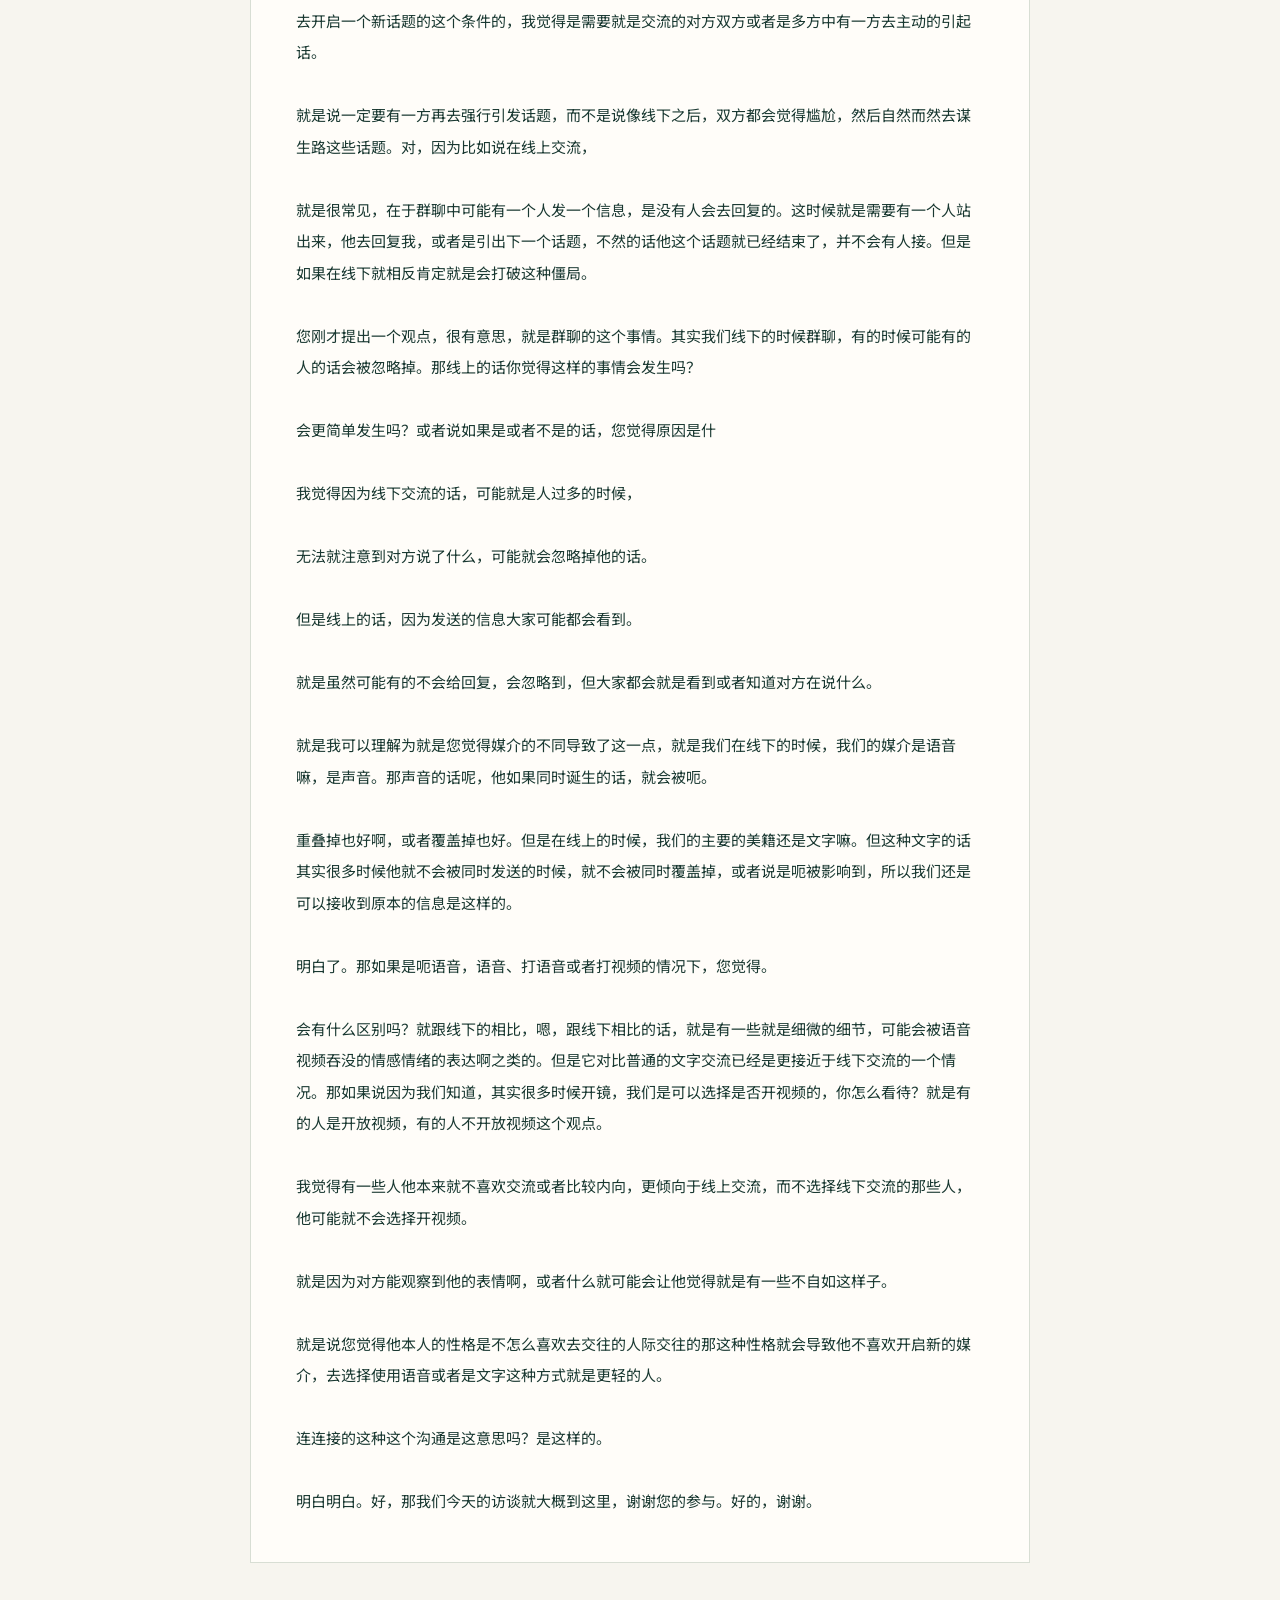
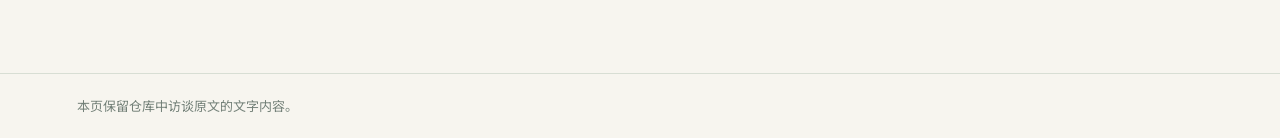
<file: docs/transcripts/a.html>
<!doctype html>
<html lang="zh-Hans"><head><meta charset="utf-8"><meta name="viewport" content="width=device-width, initial-scale=1"><title>访谈 A 原文 · LANG 1425</title><link rel="stylesheet" href="../transcript.css"></head>
<body><header><a href="../index.html#records">← 返回博客原始资料</a><span>LANG 1425 / 访谈原文</span></header><main><p class="kicker">ORIGINAL TRANSCRIPT / A</p><h1>访谈 A · 普通话</h1><p class="file-link"><a href="../../Original_records/访谈A_普通话.md" download>下载 Markdown 原文 ↗</a></p><article class="transcript"># 访谈 A（普通话）

来源：好，那我们这边访谈就正式开始了。那在正式访谈开始之前，你已经签好了，我们这个访谈同意出了，对吧？.docx

保留原文措辞、口语重复及原有段落；原稿未标注的说话人不另行推定。

## 访谈原文

好，那我们这边访谈就正式开始了。那在正式访谈开始之前，你已经签好了，我们这个访谈同意出了，对吧？对的，我已经签好访谈同意书。

好的，那我们今天的访谈其实主要的内容是跟线上线下的人际交往的一些区别，还有一些它的特点，以及你觉得一些困难的点和你的一些解决的建议有关的那我们第一个问题是。

跟同一个的朋友去交流的时候，你在线上和线下的表达状态有什么不同？

这取决于这个朋友有多么熟悉吧。如果是对于我来说，如果是非常熟悉的朋友，那可能没有特别大的区别。但是如果是稍微陌生一点那种可能。

对于我来说，线上可能会更活跃一点，但是线下可能会更拘谨一点。因为毕竟线上你不需要面对面交流，你只是通过文字或者表情包来交流。

所以从表达状态来讲的话，你会在线上更加。

放松是吧？是这样的。ok那如果说线上我们可以去斟酌文字啊，但是线下去就要要求你去及时的做一个回应了。那这种情况下，他你觉得这个会不会影响到你的表现，我觉得这个非常能影响我的表现。因为很多时候我在发送信息之前都会斟酌很久，就是我会尽量的就是呃不想让我的文字有歧义，但是可能在线下表达的时候，你就没有那么多思考时间。有的时候你可能还需要其他的语言来去原厂啊，或者是进行一些补充的表达，然后可能会更。

加的就是没有现象，那么自主我可不可以理解成你觉得线上的沟通在某种层面上来讲会更精确一点。嗯，我觉得是可以这样说，就是从语言角度来说。

在家吗？不会讲，那你有没有说比较，就是线上聊的很热络，但是在线下见面的时候感觉很尴尬的情况。

或者是相反的也可以。嗯，我觉得这很正常啊，比如我在线上可能沟通的话，就是比如小组讨论之类的，我可能会尽可能的发表自己的意见。但是有的时候在线下的时候，我就是可能就是更多的是同意他别人的观点，就是可能不好意思去提出一些问题。这样子就是说你觉得在线上的时候，你会更自在地提出观点。但是在线下的话，你可能会因为尴尬或者是想要维系这个氛围而去更多的做一些复合，没有提出自己的观点。对的，因为线上的话你只是单纯自己在屏幕后面打字啊，或者是什么来提出自己的观点。但是线下你可能就是还要维护他人的一个情绪啊、面子啊这些东西。

那为什么你不觉得在线上需要维系这些东西呢？嗯因为可能是并不是面对面的交流，虽然这些东西也需要维系，但是他的这种。

需求并没有线下交流的时候，那么强能不能举例去解释一下呢？因为我觉得。

其实同样有很多人他会觉得线上也会需要维系对方的面子，注意面子这些东西。

我知道是需要维系，但是我的意思就是可能。

线上就是没有线下，那么直接的能感受到现场的气氛以及他人的感就是感受。

就是说你觉得线上它缺乏了一些媒介来帮助我们去感受到线下可以更直观感受到的一些气氛等等的东西。那你觉得这种缺乏的媒介是什么呢？

可能就是我觉得可能是因为比如说你在线下的时候，

你可以观察其他人的反应以及表情。但是线上的时候你可能就是看不到，但是。

你就只能通过就是分析它的文字来感受这些简单。简单来说就是您觉得在线上的聊天，我们可能会更多地关注到文字的文献，甚至偶尔会有表情包用。但是线下的话我们可以看到他的表情，他的肢体、他的语言，还有他的语语音语调这些更多的一些媒介都可以影响到我们对现在的一个气氛的判断明白。那您觉得说这种相较于线上而言的话呢，像相较于线下吧，相较于线下而言的话，您觉得线上交往它有一个最大的缺点是什么呢？

线上交往啊嗯我觉得可能就是因为他缺乏这种表情啊、肢体语言。这种媒介可能有的时候可能会有一些信息让人误解或者有些歧义或存在一些表达不到位的地方。

那您觉得想要解决这个问题的话，您有什么建议吗？

嗯，如果有一些非常就是重要的事情的话，可以开启自我之类的，就是类似于现模拟线下的一个环境进行一个交流。那您觉得说就是即便开了视频通话的话呢，额跟线下的交流会是完全一样，或者说还是有什么不同的地方。如果有的话，那您觉得这个不同的点在哪里呢？

因为我觉得就是肯定还是有不同。虽然你能看到他的表情啊，看到他说话的一个反应是什么，但是毕竟他是有距离的，就是还是会有一种隔阂感。

就是隔着镜头还是会有一些说不清道不明的这种隔阂感到这种隔阂感就会影响到你对气氛和对方情绪的一种感知了。对明白。那您觉得说像这个线上文字交流缺乏眼神啊、表情啊、语气啊、肢体动作这些他会怎么样影响情感的传递呢？

嗯，就比如说因为你，你知道就是同一句话，他可能不同情绪。

读出来或者是念出来，他肯定想表达的都是不同的东西。

所以说可能就是这也是线上线下交流的一个差异吧，因为。

嗯，因为因为那您觉得这种情况可能是因为什么呢？

我觉得还是就是其次的话就是可能还是因为就是因为线上线下他这个不同交流，可能你的态度就是不太一样，就对待这个事情的态度不太一样。可能你有的时候发文字的时候，就是只是单纯的就是去表达，但是没有注重情绪之类的。但是你线下的话你可能会更注重这个事情。本身就是简单来说就是您觉得线上的时候我们更多把事就关注在事情本身，然后文字就是我纯粹的表达事情本身了。那线下我们呃沟通可能更多的东西他会讲一些没有太多意义的东西。那这些东西它可能就包含着更多我们的情绪的因素是这方面。ok明白。那其实我们知道线上其实比其实线下我们少了很多表情、语气等等的这些要素。除非我们用用那个语音嘛，对吧？

但是我们又多了一个东西叫表情包。那你觉得表情包这个新媒介，他在线上的沟通的时候，他对跟线下去比的话有什么不一样吗？

就是表情包能帮助我们就是怎么说呢？有的时候在气氛僵硬的时候，可以帮助我们破冰啊什么的，或者是别人帮助我们表达情绪。但他毕竟是只是通过文字加上一些图片来形成的表情包，就是他还是有局限性，可能就是确实表达出了你当时的反应。比如说我很生气，发一张生气的表情包，但他的重视程度和线下，你直接发火怒气冲天的和别人说同一件事情，他的就是给别人的重视程度和情感传递还是不一样的。就是对方可能并没有能特别直接的感受到你这种情绪的波动。那其实相当于您这个观点其实挺有意思。就是说相当于表情包是给了我们一个新的选项。如果我们的线下我们心里可能很生气，但是为了保持面子，或者说是维系关系或气氛等等，我们不会直接发火。但是呢我们在线上我们可以通过发表情包来做一个更轻微的态度的表达，可以一定程度上表达我们的态度，同时呢又不会破坏太多，我们的氛围是这样的，明白，非常有意思的观点。那额，下一个问题是您有没有对，因为说语音。

或者是文字啊，或者是表情包的一些歧义，而产生跟别人的误会，或者是矛盾呢？

我觉得就我而言的话，应该没有。

你俩在线下的时候，你有类似的体会吗？就是因为你的表述不当，导致对方理解错误，出现了这种矛盾之类的。

或者是因为歧义而导致对方。

心里不开心呢，或者是什么别的明白。那您觉得线上和线下你分别会有什么根据去判断你跟这个对方是否亲近的那这样的判断有没有产生过一些偏差呢？

线下的话可能就是从语音调啊，他表达的表情啊，具体语言啊，以及他当时的情绪这样来判断。线上的话可能就是通过比如有的时候标点符号啊，或者是表情包来判断。

嗯，明白，那您觉得聊天频率啊这些呢，你那意思是聊天评论来判断亲近程度m。

其实是您和朋友对待这个线上啊回复速度啊，聊天频率的期待会不会有什么不同？就比如说嗯在线上的时候，如果对方没有秒回，你或者是秒回你，你觉得这两个态度分别会表达什么？它跟线下的这个表现又有什么区别呢？因为线下的话基本上你不存在没有秒回的问题嘛。因为你是一个直接点对点的交流。但是线上的话你可能就是在等待别人回复的时候，你就会有一种期待感，或者一种紧张。如果你要询问一些要求，或者你可能会有一种紧张的感觉。就是如果秒回的话，可能就是存在一种就是别人很重视你或者是非常着急的一种这个情况。

明白就是说线下的话我们不大可能会不秒回，但是。

但是线上存在不秒回的情况。对，所以说线上如果不秒回的话，我们可能会有不够受重视的一个担忧，对。

明白，那如果说我们去做线上的交流的话呢，

呃，跟线下交流去做对比。那你觉得是线下的时候是不是更难的去表达自己不同的意见，或者拒绝别人，或者是去结束一个沟通呢？我觉得应该会是的。因为线上的话你可能就是那一件事情说完就不用那么做寒暄啊或者什么。但是线下的话你可能会有一些寒暄啊，或者是展开其他的延伸的聊的话题就是很难直接说哦，我们结束了，就是已经今天就聊到这了，就是可能很难开口啊。因为这个就是你得维系那个氛围。

明白，那如果说时间啊距离还有精力成本，你会这些东西他会怎么样的影响，你去选择线上和线下的交往呢？

这个就会对关系造成什么影响。你觉得嗯我觉得线上交往永远不能替代线下的坚持可。

因为确实有一些东西是线线上无法传递的一些肢体语言的交流啊一些情绪啊。但是在线线上的话就是可能会更快速方便。就是就是有的时候你可能距离过远啊，就是你无法立刻在线下交流的时候，可以先通过线上来代代替。

明白，所以你会更优先的选择线下在可以的情况下，

是这样的。ok那什么样的情况下，你会选择在线上沟通吗？

线上沟通话就是首先如果他没有特别要紧的，或者是需要就是沟通一些文件啊之类的，就是可能线上沟通更方便的这种情况。

就是其他的情况的话，可能线下沟通的话会更好一点。

那回顾刚刚的一些经历，你觉得这些差异之间呢，它主要是因为交流的这个方式还是跟性格啊熟悉程度或者双方的期待和当时的情景有关呢？包括这个地域文化，还有双方语音的习惯，还有他成长啊，教育背景，他是不是也会对您线上线下的这个交流造成影响。

如果有这样的影响，你会觉得这个影响影响在哪里呢？

我觉得肯定是会有影响的，就是比如说呃。

他可能比如说某些人他是一个内向的性格，他可能更会愿意接受线上的一个交流。因为毕竟线下会让他比较紧张或者尴尬这种情况。其次的话，如果他经历了一些不好的线下交流经历，比如说遭受到一些冷漠啊，言语霸凌的话，他可能会。

更倾向于线上交流，因为可能线下会引起他的一个内心的创伤，让他有一些不好的回忆这样子之类的。

就是肯定会有影响。那您觉得就是地域文化语言的习惯，还有成长教育背景，这些会不会也影响你线上线下交流的一些差别啊？

嗯，我觉得应该是会吧，因为就是可能就是你的。

根据地域啊，就是教育程度啊，你可能选择就是线上线下的屏幕会不一样。就比如说你有可能更多的就是需要就是。

线上的一些文就是文档处理文件处理这些的时候，你可能会更更多的选择线上的一个交流。但是如果你是。

单纯的一个日常生活，或者是说比如说你存在一个地区，它的信息啊网络不是那么发达的时候，

可能会更选择于线下的一个交流明白。但是我有一个

呃，观点是这样，就是我们现在网络上不是都有那种。

年轻人叫梗吗？对吧？那这种东西的话，您觉得跟这个线上交流的是线上交流才会一般才会去用这些梗啊，或者是表情包这些东西。那你觉得这些文化差异它是不是也会反映在线上的这种梗的这些这些东西呢，我觉得是会吧，因为有的时候可能你就会get不到那个梗，他搞笑的点。因为可能你没有就是参与过或者经历过这个事情，或者你没有学习到过这个东西，你就可能get不到他那个点。但是我觉得这不只是存在于线上吧，就是有的时候线下也会出现这种情况。那你觉得线上线下如果出现这种我们说梗也好啊，或者是文化差异导致的一些就是一方的意思。另一方不能理解的这种情况嘛。那在这种情况下出现的情况的话呢，那线上和线下会有什么区别吗？就是比如说呃我们拿一个情境来举个例子好了，就是一个美国人和一个中国人说，然后他聊天的时候，他说了一个地方的俚语，美国的俚语。嗯，那。

这时候可能中国的同学他不清楚这是什么意思。那在这种情况下，呃，在线上和在线下两个大概的可能发展，你觉得会是什么样的。你觉得这两个发展的情额会带来怎么样的这个交流不便呢？我觉得线上的话可能就是会立刻去查询一下，对你是什么意思，然后给对方一个回复。但是线下的话可能如果你不明白，你就得去询问，有的时候这些询问就可能带来一定的氛围的尴尬。因为可能有些东西就是不了解不清楚。

意思是您觉得说线上的话呢可以给我们更好的一个呃准备回答的一个时间。那准备回答的时间呢，我们就可以用它去搜索啊，或者是去理解快速的了解这个情境，这是什么东西。那线下的话呢我们可能呃没有这么长的准备时间，只能通过说呃直接去进行一个询问那。

来解决这个问题，但直接的询问往往又会打破这样的一个氛围，导致所谓我们说尴尬的气氛出现的是这样的。

明白，好，那还有一个问题是就是如果遇到上述的沟通的问题的时候，你会优先采取什么样的处理的方法呢？

你觉得这些方法的效果怎么样？比如说刚刚的问题可能就有。

因为媒介不充分导致的误解，以及因为文化不同导致的一些呃无法理解。

这样的一些沟通上的问题，那你优先会采取什么样的处理方法呢？

我觉得首先如果有条件的情况下的话，可以利用这些反应时间去进行一个查询，然后再进行一个回答。其次的话就是可以就是选择比如说语音啊这种方式来弥补一下媒介的不充分，然后来进行一个有效的沟通。

明白，那如果是线下的线下遇到类似的问题，你会怎么说？

刚刚说的是线上的吧。对，刚刚说的是线上的情况，如果是线下的话，就是可以就是。

再交流的时候，就是多注重现场的气氛，以及就是对方交流的情绪。然后根据现场的情况，你可以就是进行友好的询问啊，进行学习啊之类的。然后就是不要让场面是一个尴尬或者是损害一方面子的一个情况。要注意用女的一个呃就是呃用语的一个习惯，以及他的就是

额，就是需要维系他人的一个就是用语的一个面子，以及用语的这种合作的原则。

明白，那你觉得这些处理的方法效果是怎么样的呢？就是它效果好不好呢？

我觉得就是这些方法都还不错，但是肯定会有局限性。

比方说就是就像比如说你再怎么通过媒体的弥补啊，查找啊，就是还是可能会对线上的沟通还是会有缺陷对比线下，但是线下的沟通也会缺少。比如说线上的反应时间啊，你可以去查询的这种便利啊，所以我觉得就是各方都需要结合的，就是就各有千秋，对，各有千秋明白。那既然各有千秋的话，那根据您的经历，您觉得哪些事情他更适合线上哪些事情更适合面对面的。

嗯，我觉得就是比如说正常的工作啊，学习的交流线上就是可以。ok但是如果需要就是呃做深入讨论的这些情况吧，可能通过简单的文字无法表达的时候，可能线下沟通会更加顺畅。

就是明白嗯。

所以也就是说，您觉得说线上它的主要的优越性在于。

它有更长的准备时间，它更便利去检索一些东西。

也没有说必须要秒回的这种压力。那线下的优越性就在于说它的媒介。因此更多抛去我们说的表情包这个因素以外，他有更多的一个呃信息传递的媒介，我们也可以更快地感受到气氛和情绪的变化。对，从而去及时的调整。那您觉得呃线上线下它各自的缺点在哪里呢？

我觉得线上的缺点，第一，刚才说的媒介缺点，其次就是线上哪怕你交流再多。但是如果你在线下交流的时候，你依然就是很陌生。因为你可就是就算交再多，你无法就是当场感受到对面的情绪，就是你的关系方面，就是还是会有些生疏。然后线下的话就是。

刚说的可能就是有一些时候就是可能会造成气氛的一些尴尬或者冷场啊，就是有的时候你需要花更多的精力去就是寒暄维护一下现场的气氛，然后照顾到他人的情绪这样子。

明白，那您觉得如果是两个不同文化、不同教育背景的人，

你会更优先的跟他们去做线上的交流，还是线下的交流呢？

就是文化背景、交友背景都不相同。对，就相当于你们其实很多刚刚说的梗啊，这些就是很难去理解的这样的情况的。

我觉得还是就是不仅仅是要考虑这个吧，还是还要考虑你们交流的内容，是不是？

看你交流的一个需要的一个程度是什么这样子。所以你会参考刚刚说的就是呃。

公就是你的沟通的目的是什么，而不是他跟你的一个文化背景的不同。

来决定你是否采用哪一种的这个这个沟通方式去对啊，也同时也要看对方更习惯于那一种沟通。

方式是因为毕竟沟通它是互相的，不能说你觉得这样会更好的话，你就选择这种沟通方式。

那您觉得你是怎么判断对方觉得哪个更好的呢？

就是看对方，比如说年龄啊，然后背景啊之类。就比如说可能相相比于年轻人，可能老年人啊或者一些长辈，他们更习惯于线下的沟通。

可能这个时候线下的沟通对于他们来说更有效，我可以理解为就是您觉得随着呃就是。

这时代或者呃年轻的这个群体的这个成长，那我线上会逐渐的成为一个新的主流嘛。因为更多的年轻人听您的意思是更习惯于用线上的这个沟通那。

在他他们成为这个呃新的一个社会主体的情况下，是不是更多的人会选择去使用线上沟通的方式。

嗯，我觉得会续吧，因为毕竟在现在这个时代，很多人都会选择线上沟通，因为比较快捷方便，有的时候你无法直接就是到达线下去沟通，但是这肯定是有局限性的嘛，所以就是线下沟通依然存在的原因。那您觉得线上沟通这个趋势，它会导致我们人际交往产生什么样的一些变化呢？

嗯，我觉得就是在人际交往方面的话，就是纯线上沟通还是会疏远关系。因为你毕竟只是通过文字，你无法感受到对面大概是一个什么样的情绪，以及你没有很好的情感交流。

就是您觉得我们人际交往中其实有一个比较重要的概念，就是深度交流嘛。我们说deep talk那这种所谓的deeptalk的话，您觉得线上是很难实现的吗？

嗯嗯。

对我而言，我可能觉得现象会比较难实现。呃，您觉得这种这个事情的原因是为什么呢？

首先就是可能就是因为线上沟通的一个局限性吧。其次的话就是呃因为就是有一些他们就是因为你知道就是沟通，有的时候就是他话题不可能是会有随机性的。就是比如你沟通完一个话题就会切到下一个。但是你在就是在线上的话，你可能就是。

沟通完当时的事情可能就不会再不会再跳跃到下一步。对，然后其次的话就是因为。

线上的文字啊什么是会被记录的，但是可能线下就是单纯的一个。

沟通和交流。所以您觉得是因为我们在线下中很多时候不希望有一个沉默。那在这种情况下的话，相当于是我们会有一个force，就是逼迫我们自己去持续的交流。那可能一个话题结束了之后，我们就会再逼着去进行下一个话题对比。有的时候这个这个。

这种逼迫是比较自然的，就是很自然。而然我们就接到下一个话题，有的时候是中间有个空档，然后我们会有尴尬的情绪出现，导致下一个单话题的出现。对那在线上的时候呢，我们可能话题结束了，因为我们不再面对面的情况下，我们也不用顾忌什么沉默的状态，所以就不需要出现这种呃话题的这个跳跃和一个新话题的诞生是这样的。

那您觉得说这种呃对新话题的诞生这样一个要素，它对我们人际交往是好的还是？

我觉得这个有好有不好吧，就是乱世都有两面性嘛。

精致。嗯，他好的一点是你可以更深入交流一些其他的话题就是更深入了解对方啊，或者是去更加加深你的情感为联系以及维系。但是不好的一点是就是可能就是可能会有更多无用的信息在交流，或者是就是逼迫自己去开启下一个话题，反而可能会就是呃。

让你身心疲惫啊，或者是什么这样的一个情况出现。那你觉得有没有什么办法可以让我们在线上的时候也同时实现这种所谓逼迫自

去开启一个新话题的这个条件的，我觉得是需要就是交流的对方双方或者是多方中有一方去主动的引起话。

就是说一定要有一方再去强行引发话题，而不是说像线下之后，双方都会觉得尴尬，然后自然而然去谋生路这些话题。对，因为比如说在线上交流，

就是很常见，在于群聊中可能有一个人发一个信息，是没有人会去回复的。这时候就是需要有一个人站出来，他去回复我，或者是引出下一个话题，不然的话他这个话题就已经结束了，并不会有人接。但是如果在线下就相反肯定就是会打破这种僵局。

您刚才提出一个观点，很有意思，就是群聊的这个事情。其实我们线下的时候群聊，有的时候可能有的人的话会被忽略掉。那线上的话你觉得这样的事情会发生吗？

会更简单发生吗？或者说如果是或者不是的话，您觉得原因是什

我觉得因为线下交流的话，可能就是人过多的时候，

无法就注意到对方说了什么，可能就会忽略掉他的话。

但是线上的话，因为发送的信息大家可能都会看到。

就是虽然可能有的不会给回复，会忽略到，但大家都会就是看到或者知道对方在说什么。

就是我可以理解为就是您觉得媒介的不同导致了这一点，就是我们在线下的时候，我们的媒介是语音嘛，是声音。那声音的话呢，他如果同时诞生的话，就会被呃。

重叠掉也好啊，或者覆盖掉也好。但是在线上的时候，我们的主要的美籍还是文字嘛。但这种文字的话其实很多时候他就不会被同时发送的时候，就不会被同时覆盖掉，或者说是呃被影响到，所以我们还是可以接收到原本的信息是这样的。

明白了。那如果是呃语音，语音、打语音或者打视频的情况下，您觉得。

会有什么区别吗？就跟线下的相比，嗯，跟线下相比的话，就是有一些就是细微的细节，可能会被语音视频吞没的情感情绪的表达啊之类的。但是它对比普通的文字交流已经是更接近于线下交流的一个情况。那如果说因为我们知道，其实很多时候开镜，我们是可以选择是否开视频的，你怎么看待？就是有的人是开放视频，有的人不开放视频这个观点。

我觉得有一些人他本来就不喜欢交流或者比较内向，更倾向于线上交流，而不选择线下交流的那些人，他可能就不会选择开视频。

就是因为对方能观察到他的表情啊，或者什么就可能会让他觉得就是有一些不自如这样子。

就是说您觉得他本人的性格是不怎么喜欢去交往的人际交往的那这种性格就会导致他不喜欢开启新的媒介，去选择使用语音或者是文字这种方式就是更轻的人。

连连接的这种这个沟通是这意思吗？是这样的。

明白明白。好，那我们今天的访谈就大概到这里，谢谢您的参与。好的，谢谢。
</article></main><footer>本页保留仓库中访谈原文的文字内容。</footer></body></html>
</file>
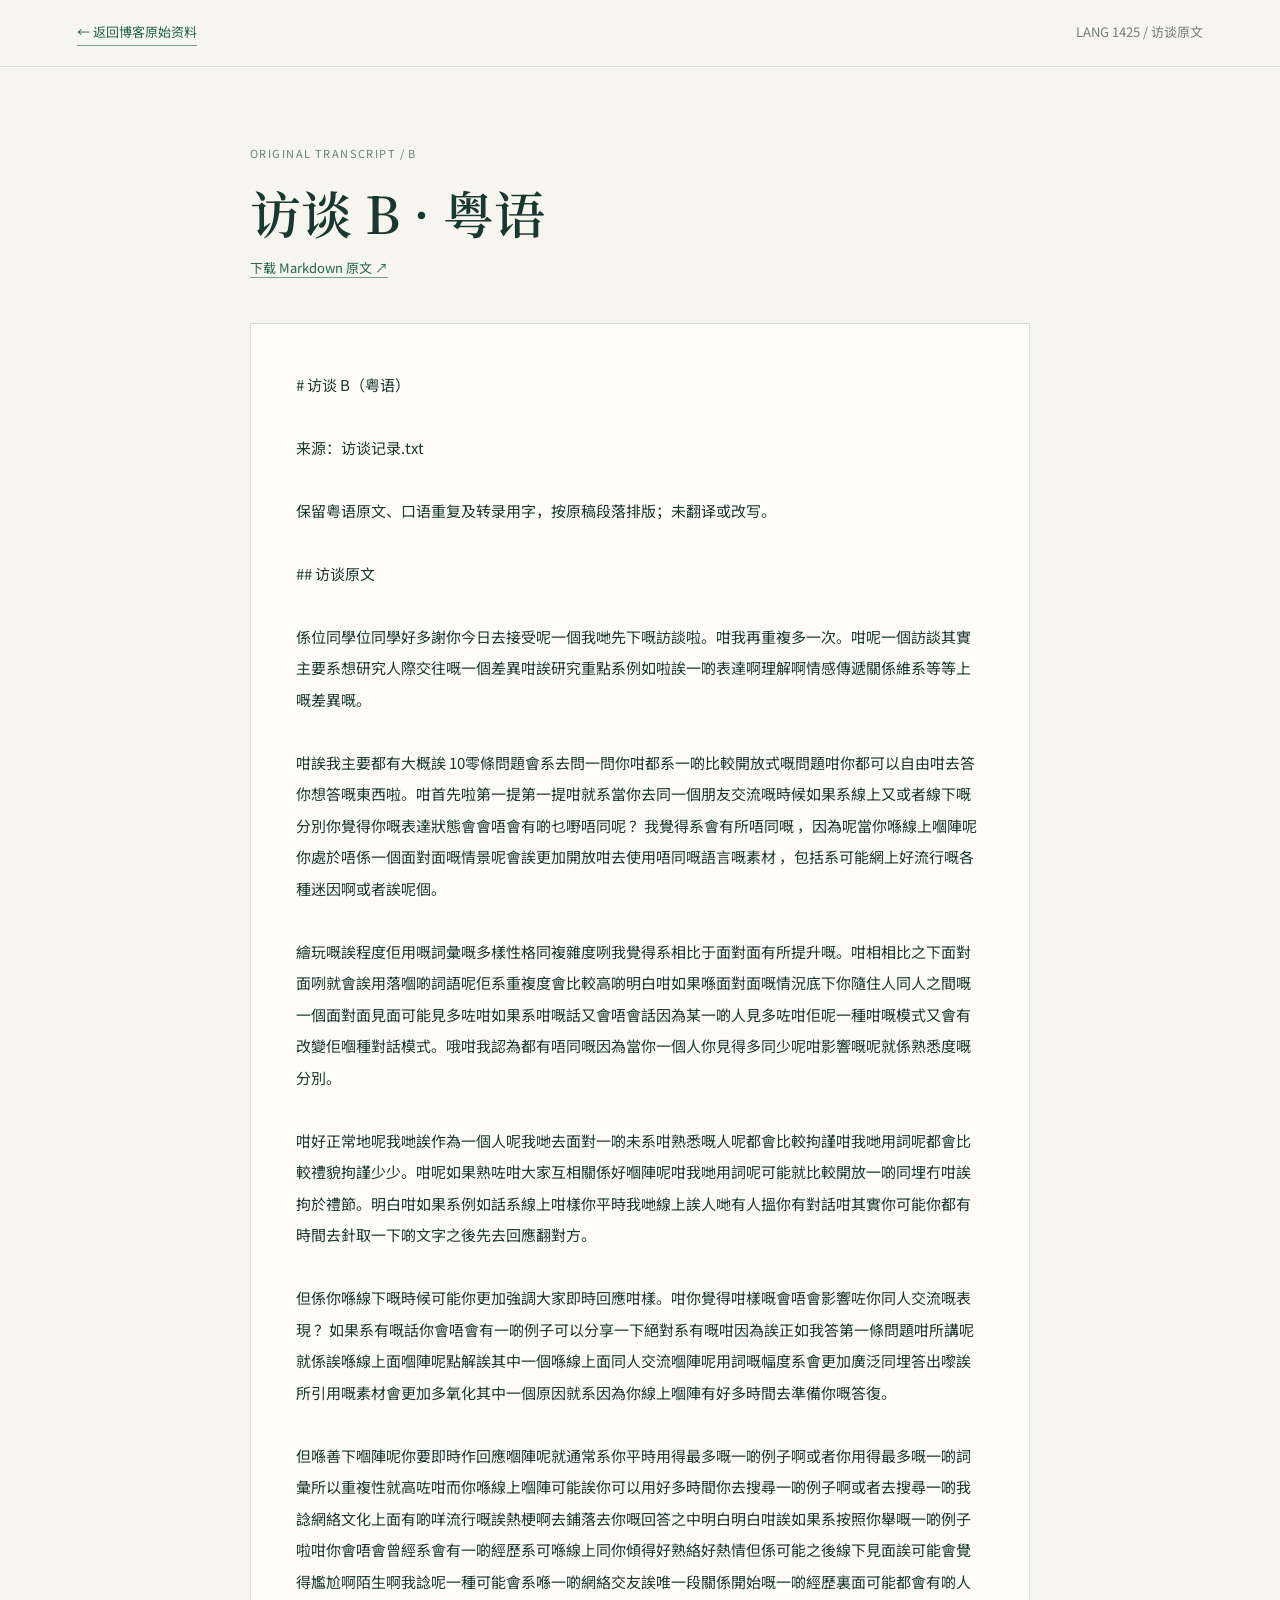
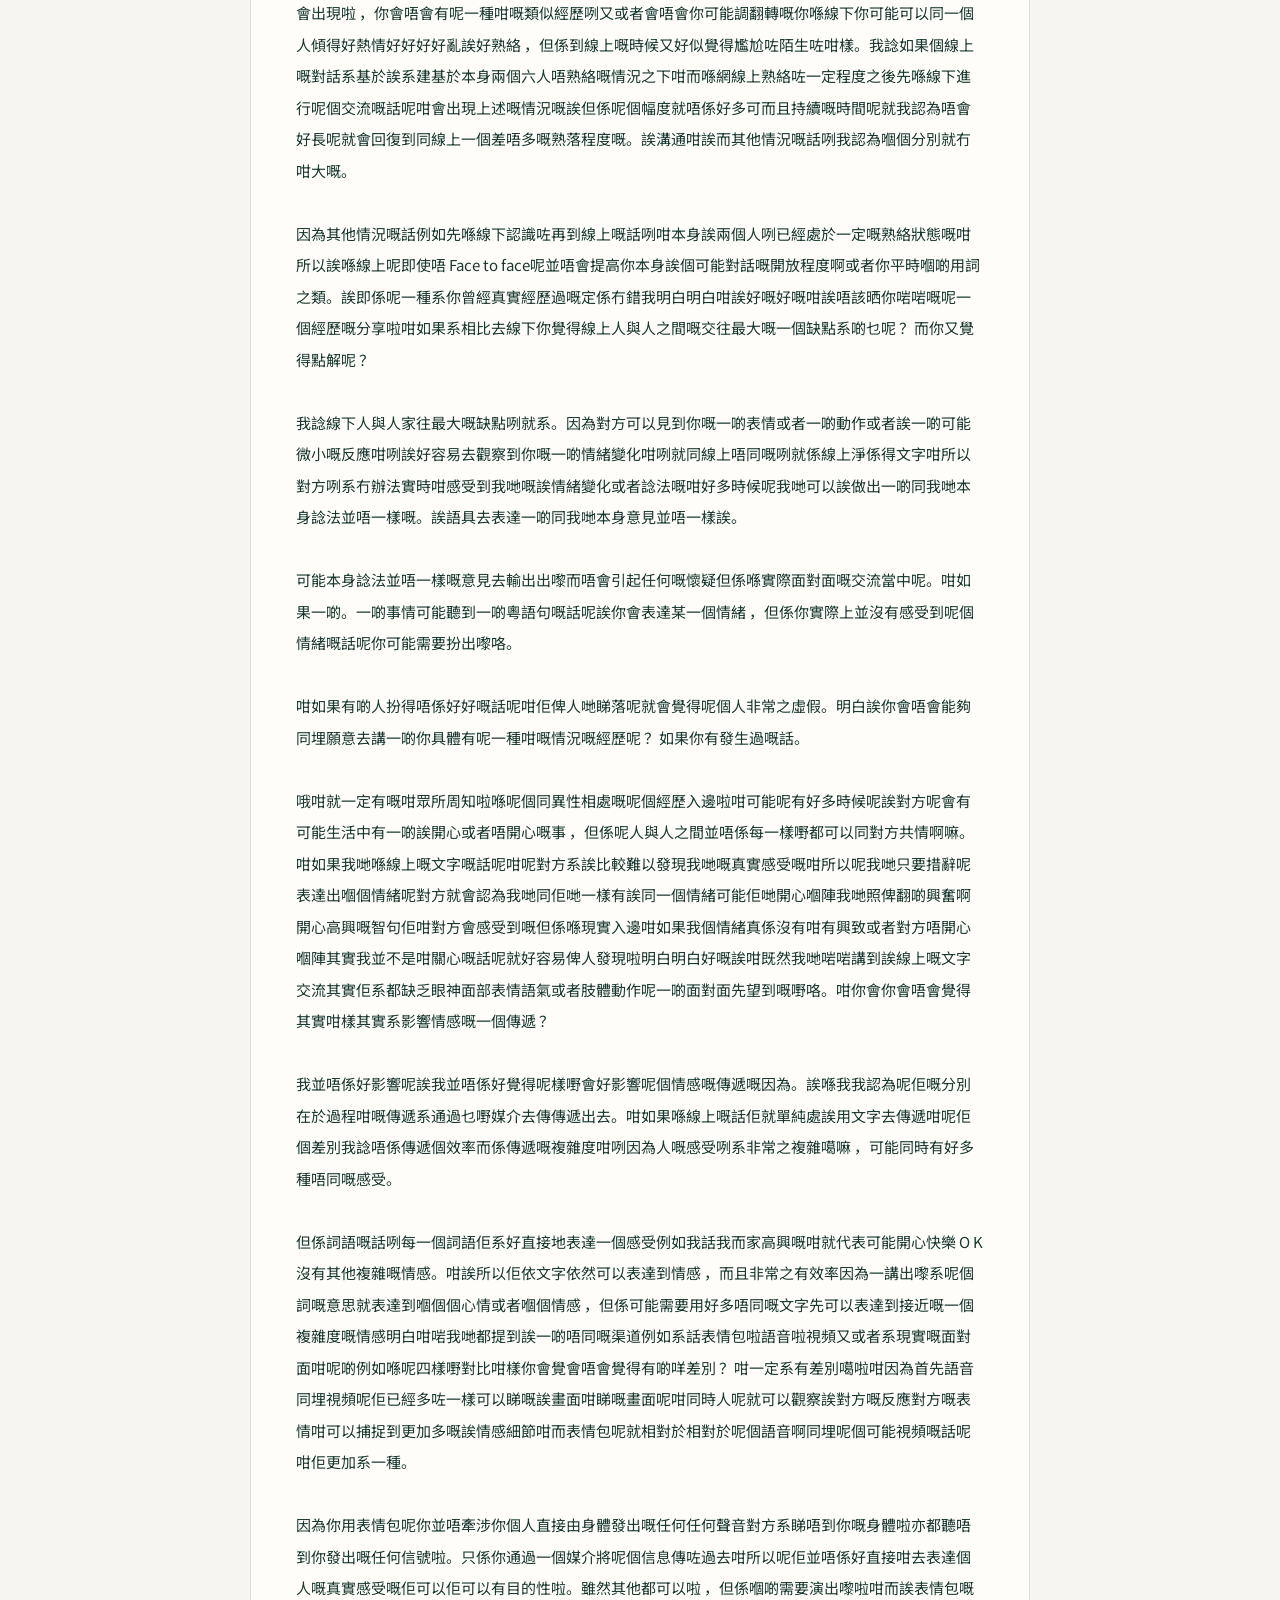
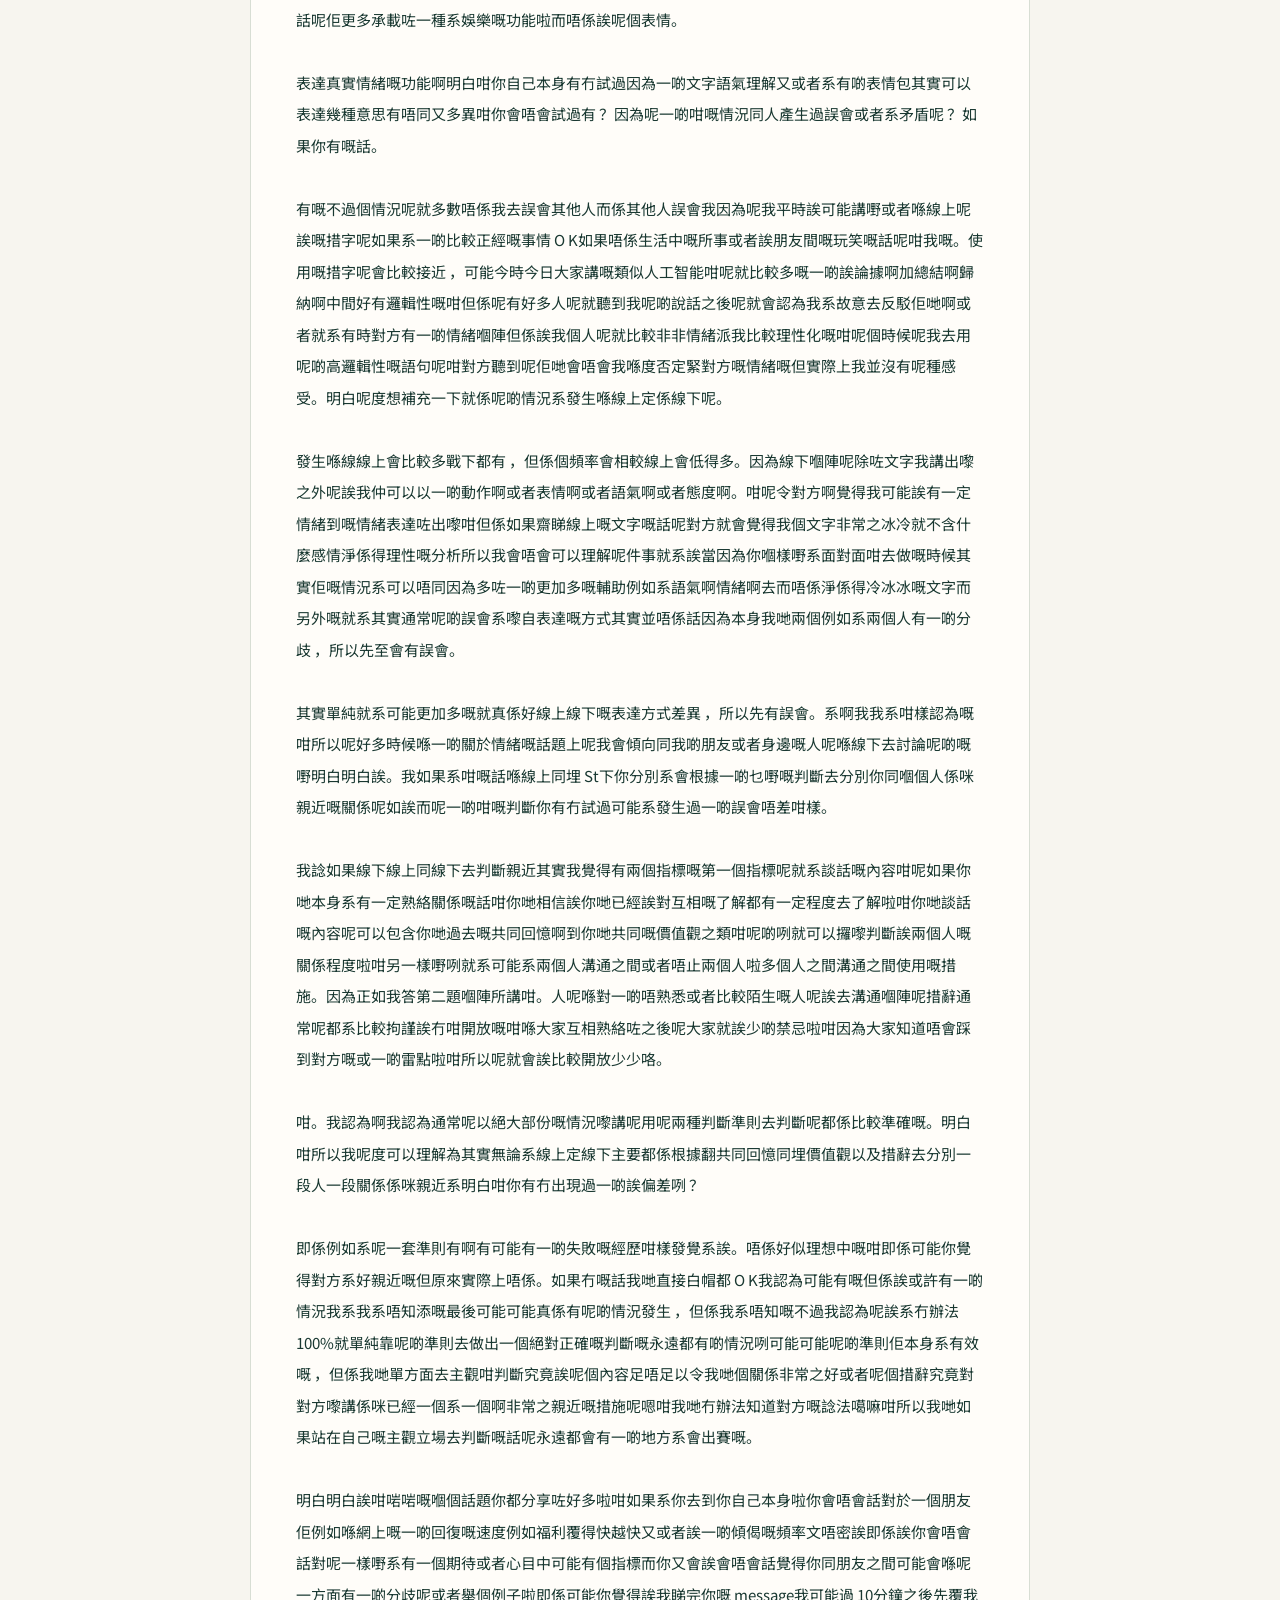
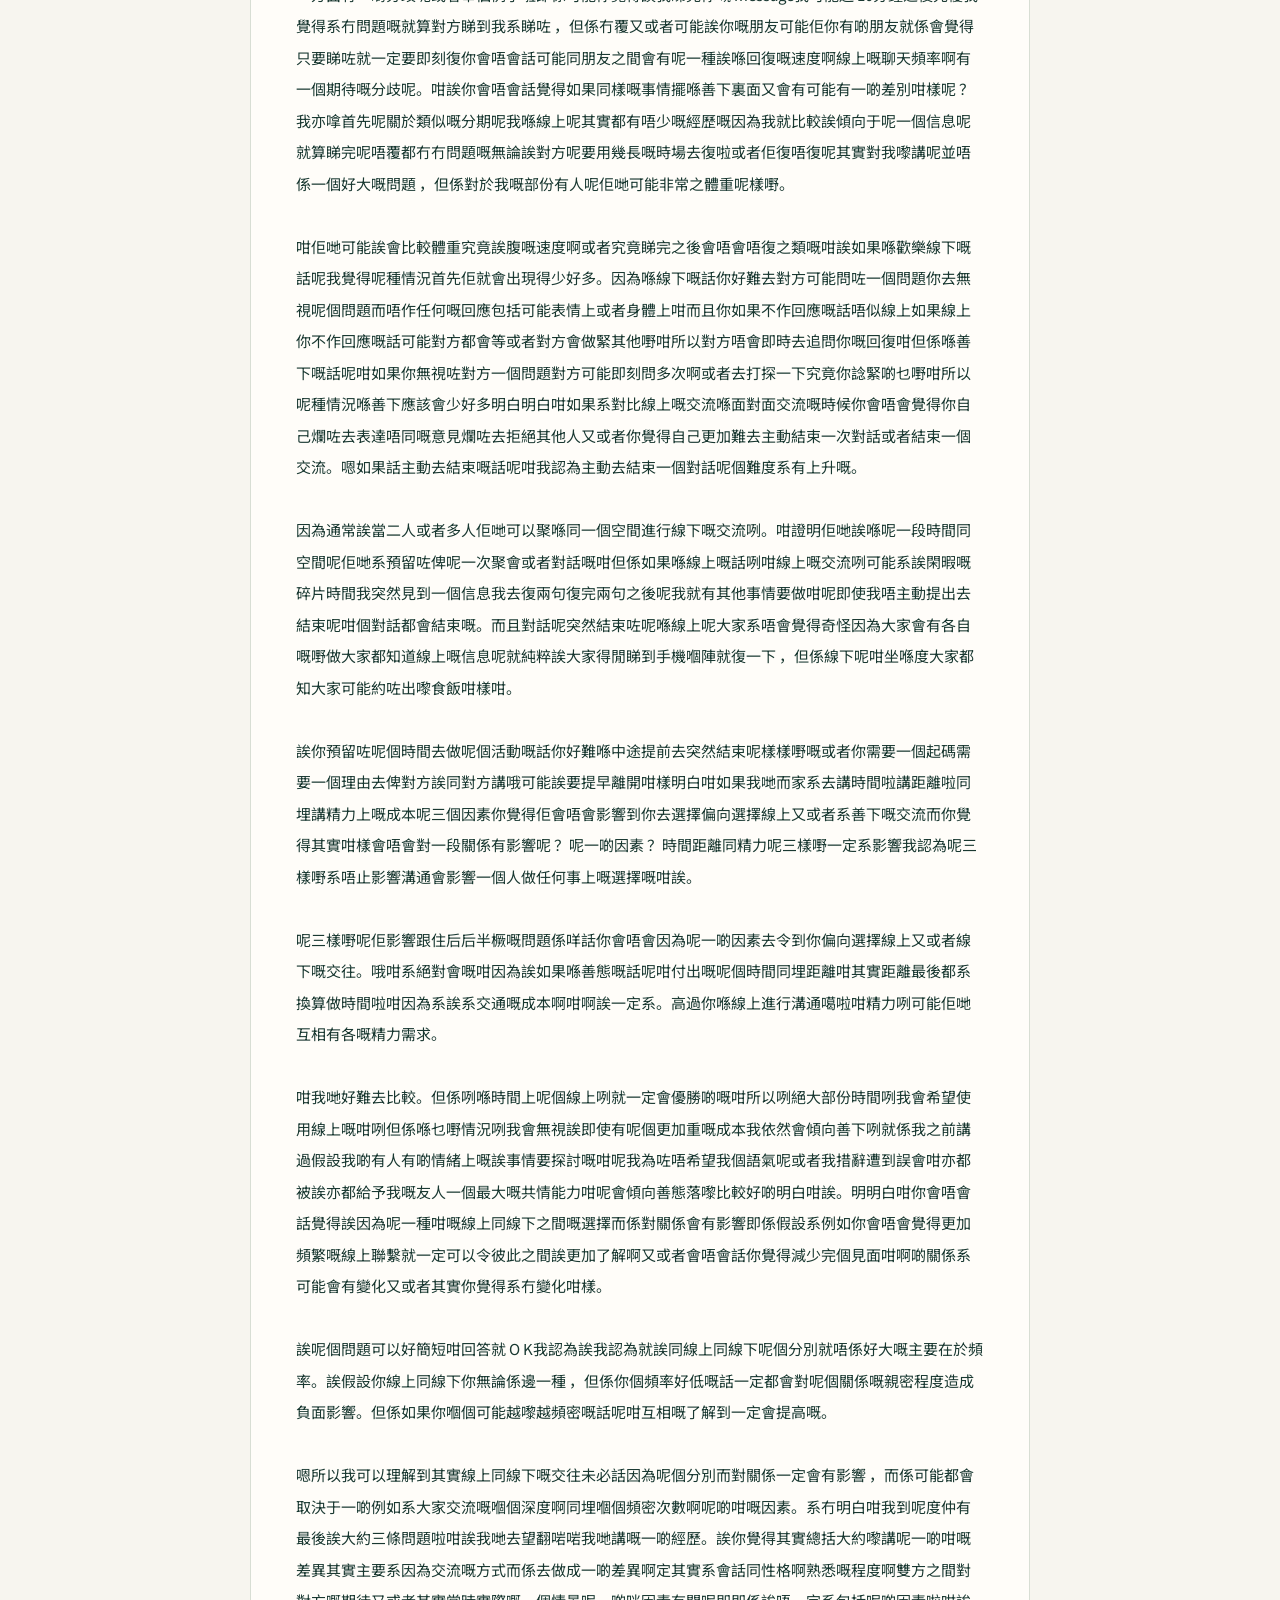
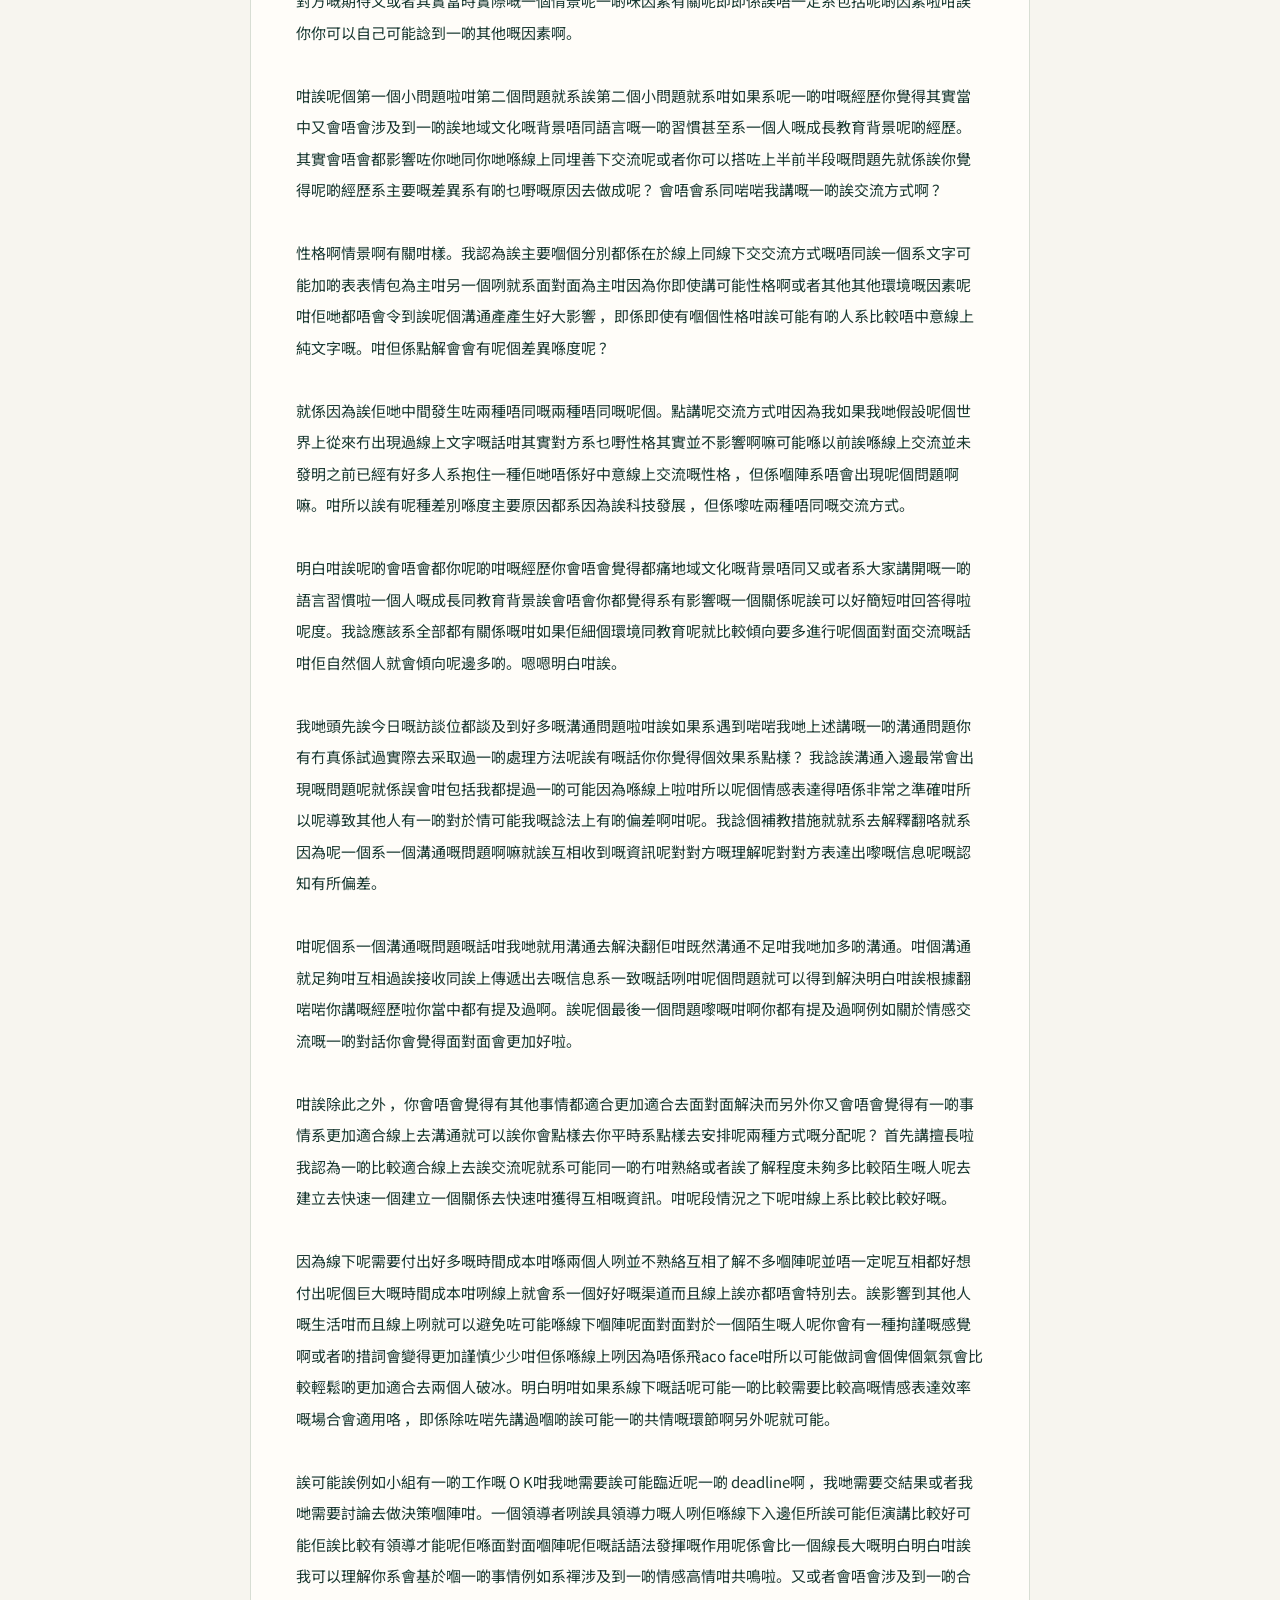
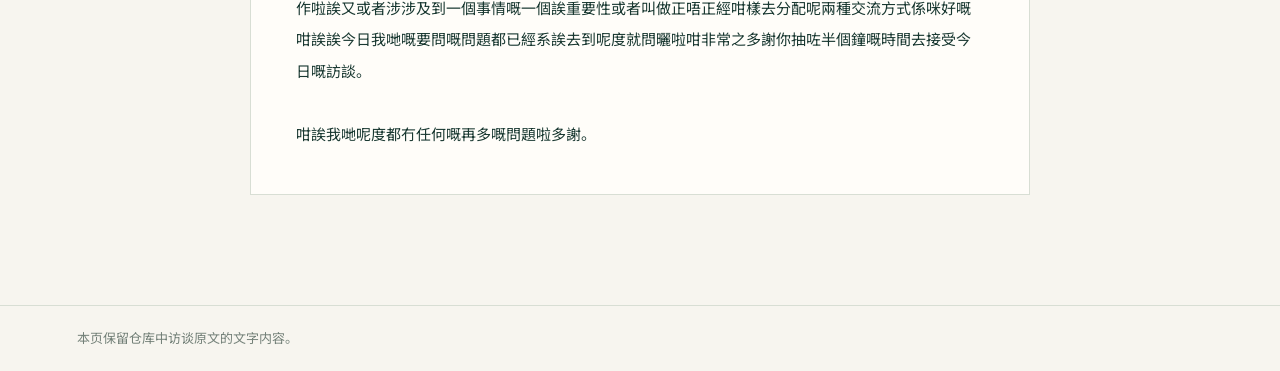
<file: docs/transcripts/b.html>
<!doctype html>
<html lang="zh-Hans"><head><meta charset="utf-8"><meta name="viewport" content="width=device-width, initial-scale=1"><title>访谈 B 原文 · LANG 1425</title><link rel="stylesheet" href="../transcript.css"></head>
<body><header><a href="../index.html#records">← 返回博客原始资料</a><span>LANG 1425 / 访谈原文</span></header><main><p class="kicker">ORIGINAL TRANSCRIPT / B</p><h1>访谈 B · 粤语</h1><p class="file-link"><a href="../../Original_records/访谈B_粤语.md" download>下载 Markdown 原文 ↗</a></p><article class="transcript"># 访谈 B（粤语）

来源：访谈记录.txt

保留粤语原文、口语重复及转录用字，按原稿段落排版；未翻译或改写。

## 访谈原文

係位同學位同學好多謝你今日去接受呢一個我哋先下嘅訪談啦。咁我再重複多一次。咁呢一個訪談其實主要系想研究人際交往嘅一個差異咁誒研究重點系例如啦誒一啲表達啊理解啊情感傳遞關係維系等等上嘅差異嘅。

咁誒我主要都有大概誒 10零條問題會系去問一問你咁都系一啲比較開放式嘅問題咁你都可以自由咁去答你想答嘅東西啦。咁首先啦第一提第一提咁就系當你去同一個朋友交流嘅時候如果系線上又或者線下嘅分別你覺得你嘅表達狀態會會唔會有啲乜嘢唔同呢 ？我覺得系會有所唔同嘅 ，因為呢當你喺線上嗰陣呢你處於唔係一個面對面嘅情景呢會誒更加開放咁去使用唔同嘅語言嘅素材 ，包括系可能網上好流行嘅各種迷因啊或者誒呢個。

繪玩嘅誒程度佢用嘅詞彙嘅多樣性格同複雜度咧我覺得系相比于面對面有所提升嘅。咁相相比之下面對面咧就會誒用落嗰啲詞語呢佢系重複度會比較高啲明白咁如果喺面對面嘅情況底下你隨住人同人之間嘅一個面對面見面可能見多咗咁如果系咁嘅話又會唔會話因為某一啲人見多咗咁佢呢一種咁嘅模式又會有改變佢嗰種對話模式。哦咁我認為都有唔同嘅因為當你一個人你見得多同少呢咁影響嘅呢就係熟悉度嘅分別。

咁好正常地呢我哋誒作為一個人呢我哋去面對一啲未系咁熟悉嘅人呢都會比較拘謹咁我哋用詞呢都會比較禮貌拘謹少少。咁呢如果熟咗咁大家互相關係好嗰陣呢咁我哋用詞呢可能就比較開放一啲同埋冇咁誒拘於禮節。明白咁如果系例如話系線上咁樣你平時我哋線上誒人哋有人搵你有對話咁其實你可能你都有時間去針取一下啲文字之後先去回應翻對方。

但係你喺線下嘅時候可能你更加強調大家即時回應咁樣。咁你覺得咁樣嘅會唔會影響咗你同人交流嘅表現 ？如果系有嘅話你會唔會有一啲例子可以分享一下絕對系有嘅咁因為誒正如我答第一條問題咁所講呢就係誒喺線上面嗰陣呢點解誒其中一個喺線上面同人交流嗰陣呢用詞嘅幅度系會更加廣泛同埋答出嚟誒所引用嘅素材會更加多氧化其中一個原因就系因為你線上嗰陣有好多時間去準備你嘅答復。

但喺善下嗰陣呢你要即時作回應嗰陣呢就通常系你平時用得最多嘅一啲例子啊或者你用得最多嘅一啲詞彙所以重複性就高咗咁而你喺線上嗰陣可能誒你可以用好多時間你去搜尋一啲例子啊或者去搜尋一啲我諗網絡文化上面有啲咩流行嘅誒熱梗啊去鋪落去你嘅回答之中明白明白咁誒如果系按照你舉嘅一啲例子啦咁你會唔會曾經系會有一啲經歷系可喺線上同你傾得好熟絡好熱情但係可能之後線下見面誒可能會覺得尷尬啊陌生啊我諗呢一種可能會系喺一啲網絡交友誒唯一段關係開始嘅一啲經歷裏面可能都會有啲人會出現啦 ，你會唔會有呢一種咁嘅類似經歷咧又或者會唔會你可能調翻轉嘅你喺線下你可能可以同一個人傾得好熱情好好好好亂誒好熟絡 ，但係到線上嘅時候又好似覺得尷尬咗陌生咗咁樣。我諗如果個線上嘅對話系基於誒系建基於本身兩個六人唔熟絡嘅情況之下咁而喺網線上熟絡咗一定程度之後先喺線下進行呢個交流嘅話呢咁會出現上述嘅情況嘅誒但係呢個幅度就唔係好多可而且持續嘅時間呢就我認為唔會好長呢就會回復到同線上一個差唔多嘅熟落程度嘅。誒溝通咁誒而其他情況嘅話咧我認為嗰個分別就冇咁大嘅。

因為其他情況嘅話例如先喺線下認識咗再到線上嘅話咧咁本身誒兩個人咧已經處於一定嘅熟絡狀態嘅咁所以誒喺線上呢即使唔 Face to face呢並唔會提高你本身誒個可能對話嘅開放程度啊或者你平時嗰啲用詞之類。誒即係呢一種系你曾經真實經歷過嘅定係冇錯我明白明白咁誒好嘅好嘅咁誒唔該晒你啱啱嘅呢一個經歷嘅分享啦咁如果系相比去線下你覺得線上人與人之間嘅交往最大嘅一個缺點系啲乜呢 ？而你又覺得點解呢 ？

我諗線下人與人家往最大嘅缺點咧就系。因為對方可以見到你嘅一啲表情或者一啲動作或者誒一啲可能微小嘅反應咁咧誒好容易去觀察到你嘅一啲情緒變化咁咧就同線上唔同嘅咧就係線上淨係得文字咁所以對方咧系冇辦法實時咁感受到我哋嘅誒情緒變化或者諗法嘅咁好多時候呢我哋可以誒做出一啲同我哋本身諗法並唔一樣嘅。誒語具去表達一啲同我哋本身意見並唔一樣誒。

可能本身諗法並唔一樣嘅意見去輸出出嚟而唔會引起任何嘅懷疑但係喺實際面對面嘅交流當中呢。咁如果一啲。一啲事情可能聽到一啲粵語句嘅話呢誒你會表達某一個情緒 ，但係你實際上並沒有感受到呢個情緒嘅話呢你可能需要扮出嚟咯。

咁如果有啲人扮得唔係好好嘅話呢咁佢俾人哋睇落呢就會覺得呢個人非常之虛假。明白誒你會唔會能夠同埋願意去講一啲你具體有呢一種咁嘅情況嘅經歷呢 ？如果你有發生過嘅話。

哦咁就一定有嘅咁眾所周知啦喺呢個同異性相處嘅呢個經歷入邊啦咁可能呢有好多時候呢誒對方呢會有可能生活中有一啲誒開心或者唔開心嘅事 ，但係呢人與人之間並唔係每一樣嘢都可以同對方共情啊嘛。咁如果我哋喺線上嘅文字嘅話呢咁呢對方系誒比較難以發現我哋嘅真實感受嘅咁所以呢我哋只要措辭呢表達出嗰個情緒呢對方就會認為我哋同佢哋一樣有誒同一個情緒可能佢哋開心嗰陣我哋照俾翻啲興奮啊開心高興嘅智句佢咁對方會感受到嘅但係喺現實入邊咁如果我個情緒真係沒有咁有興致或者對方唔開心嗰陣其實我並不是咁關心嘅話呢就好容易俾人發現啦明白明白好嘅誒咁既然我哋啱啱講到誒線上嘅文字交流其實佢系都缺乏眼神面部表情語氣或者肢體動作呢一啲面對面先望到嘅嘢咯。咁你會你會唔會覺得其實咁樣其實系影響情感嘅一個傳遞 ？

我並唔係好影響呢誒我並唔係好覺得呢樣嘢會好影響呢個情感嘅傳遞嘅因為。誒喺我我認為呢佢嘅分別在於過程咁嘅傳遞系通過乜嘢媒介去傳傳遞出去。咁如果喺線上嘅話佢就單純處誒用文字去傳遞咁呢佢個差別我諗唔係傳遞個效率而係傳遞嘅複雜度咁咧因為人嘅感受咧系非常之複雜噶嘛 ，可能同時有好多種唔同嘅感受。

但係詞語嘅話咧每一個詞語佢系好直接地表達一個感受例如我話我而家高興嘅咁就代表可能開心快樂 O K沒有其他複雜嘅情感。咁誒所以佢依文字依然可以表達到情感 ，而且非常之有效率因為一講出嚟系呢個詞嘅意思就表達到嗰個個心情或者嗰個情感 ，但係可能需要用好多唔同嘅文字先可以表達到接近嘅一個複雜度嘅情感明白咁啱我哋都提到誒一啲唔同嘅渠道例如系話表情包啦語音啦視頻又或者系現實嘅面對面咁呢啲例如喺呢四樣嘢對比咁樣你會覺會唔會覺得有啲咩差別 ？咁一定系有差別噶啦咁因為首先語音同埋視頻呢佢已經多咗一樣可以睇嘅誒畫面咁睇嘅畫面呢咁同時人呢就可以觀察誒對方嘅反應對方嘅表情咁可以捕捉到更加多嘅誒情感細節咁而表情包呢就相對於相對於呢個語音啊同埋呢個可能視頻嘅話呢咁佢更加系一種。

因為你用表情包呢你並唔牽涉你個人直接由身體發出嘅任何任何聲音對方系睇唔到你嘅身體啦亦都聽唔到你發出嘅任何信號啦。只係你通過一個媒介將呢個信息傳咗過去咁所以呢佢並唔係好直接咁去表達個人嘅真實感受嘅佢可以佢可以有目的性啦。雖然其他都可以啦 ，但係嗰啲需要演出嚟啦咁而誒表情包嘅話呢佢更多承載咗一種系娛樂嘅功能啦而唔係誒呢個表情。

表達真實情緒嘅功能啊明白咁你自己本身有冇試過因為一啲文字語氣理解又或者系有啲表情包其實可以表達幾種意思有唔同又多異咁你會唔會試過有 ？因為呢一啲咁嘅情況同人產生過誤會或者系矛盾呢 ？如果你有嘅話。

有嘅不過個情況呢就多數唔係我去誤會其他人而係其他人誤會我因為呢我平時誒可能講嘢或者喺線上呢誒嘅措字呢如果系一啲比較正經嘅事情 O K如果唔係生活中嘅所事或者誒朋友間嘅玩笑嘅話呢咁我嘅。使用嘅措字呢會比較接近 ，可能今時今日大家講嘅類似人工智能咁呢就比較多嘅一啲誒論據啊加總結啊歸納啊中間好有邏輯性嘅咁但係呢有好多人呢就聽到我呢啲說話之後呢就會認為我系故意去反駁佢哋啊或者就系有時對方有一啲情緒嗰陣但係誒我個人呢就比較非非情緒派我比較理性化嘅咁呢個時候呢我去用呢啲高邏輯性嘅語句呢咁對方聽到呢佢哋會唔會我喺度否定緊對方嘅情緒嘅但實際上我並沒有呢種感受。明白呢度想補充一下就係呢啲情況系發生喺線上定係線下呢。

發生喺線線上會比較多戰下都有 ，但係個頻率會相較線上會低得多。因為線下嗰陣呢除咗文字我講出嚟之外呢誒我仲可以以一啲動作啊或者表情啊或者語氣啊或者態度啊。咁呢令對方啊覺得我可能誒有一定情緒到嘅情緒表達咗出嚟咁但係如果齋睇線上嘅文字嘅話呢對方就會覺得我個文字非常之冰冷就不含什麼感情淨係得理性嘅分析所以我會唔會可以理解呢件事就系誒當因為你嗰樣嘢系面對面咁去做嘅時候其實佢嘅情況系可以唔同因為多咗一啲更加多嘅輔助例如系語氣啊情緒啊去而唔係淨係得冷冰冰嘅文字而另外嘅就系其實通常呢啲誤會系嚟自表達嘅方式其實並唔係話因為本身我哋兩個例如系兩個人有一啲分歧 ，所以先至會有誤會。

其實單純就系可能更加多嘅就真係好線上線下嘅表達方式差異 ，所以先有誤會。系啊我我系咁樣認為嘅咁所以呢好多時候喺一啲關於情緒嘅話題上呢我會傾向同我啲朋友或者身邊嘅人呢喺線下去討論呢啲嘅嘢明白明白誒。我如果系咁嘅話喺線上同埋 St下你分別系會根據一啲乜嘢嘅判斷去分別你同嗰個人係咪親近嘅關係呢如誒而呢一啲咁嘅判斷你有冇試過可能系發生過一啲誤會唔差咁樣。

我諗如果線下線上同線下去判斷親近其實我覺得有兩個指標嘅第一個指標呢就系談話嘅內容咁呢如果你哋本身系有一定熟絡關係嘅話咁你哋相信誒你哋已經誒對互相嘅了解都有一定程度去了解啦咁你哋談話嘅內容呢可以包含你哋過去嘅共同回憶啊到你哋共同嘅價值觀之類咁呢啲咧就可以攞嚟判斷誒兩個人嘅關係程度啦咁另一樣嘢咧就系可能系兩個人溝通之間或者唔止兩個人啦多個人之間溝通之間使用嘅措施。因為正如我答第二題嗰陣所講咁。人呢喺對一啲唔熟悉或者比較陌生嘅人呢誒去溝通嗰陣呢措辭通常呢都系比較拘謹誒冇咁開放嘅咁喺大家互相熟絡咗之後呢大家就誒少啲禁忌啦咁因為大家知道唔會踩到對方嘅或一啲雷點啦咁所以呢就會誒比較開放少少咯。

咁。我認為啊我認為通常呢以絕大部份嘅情況嚟講呢用呢兩種判斷準則去判斷呢都係比較準確嘅。明白咁所以我呢度可以理解為其實無論系線上定線下主要都係根據翻共同回憶同埋價值觀以及措辭去分別一段人一段關係係咪親近系明白咁你有冇出現過一啲誒偏差咧 ？

即係例如系呢一套準則有啊有可能有一啲失敗嘅經歷咁樣發覺系誒。唔係好似理想中嘅咁即係可能你覺得對方系好親近嘅但原來實際上唔係。如果冇嘅話我哋直接白帽都 O K我認為可能有嘅但係誒或許有一啲情況我系我系唔知添嘅最後可能可能真係有呢啲情況發生 ，但係我系唔知嘅不過我認為呢誒系冇辦法 100%就單純靠呢啲準則去做出一個絕對正確嘅判斷嘅永遠都有啲情況咧可能可能呢啲準則佢本身系有效嘅 ，但係我哋單方面去主觀咁判斷究竟誒呢個內容足唔足以令我哋個關係非常之好或者呢個措辭究竟對對方嚟講係咪已經一個系一個啊非常之親近嘅措施呢嗯咁我哋冇辦法知道對方嘅諗法噶嘛咁所以我哋如果站在自己嘅主觀立場去判斷嘅話呢永遠都會有一啲地方系會出賽嘅。

明白明白誒咁啱啱嘅嗰個話題你都分享咗好多啦咁如果系你去到你自己本身啦你會唔會話對於一個朋友佢例如喺網上嘅一啲回復嘅速度例如福利覆得快越快又或者誒一啲傾偈嘅頻率文唔密誒即係誒你會唔會話對呢一樣嘢系有一個期待或者心目中可能有個指標而你又會誒會唔會話覺得你同朋友之間可能會喺呢一方面有一啲分歧呢或者舉個例子啦即係可能你覺得誒我睇完你嘅 message我可能過 10分鐘之後先覆我覺得系冇問題嘅就算對方睇到我系睇咗 ，但係冇覆又或者可能誒你嘅朋友可能佢你有啲朋友就係會覺得只要睇咗就一定要即刻復你會唔會話可能同朋友之間會有呢一種誒喺回復嘅速度啊線上嘅聊天頻率啊有一個期待嘅分歧呢。咁誒你會唔會話覺得如果同樣嘅事情擺喺善下裏面又會有可能有一啲差別咁樣呢 ？我亦嗱首先呢關於類似嘅分期呢我喺線上呢其實都有唔少嘅經歷嘅因為我就比較誒傾向于呢一個信息呢就算睇完呢唔覆都冇冇問題嘅無論誒對方呢要用幾長嘅時場去復啦或者佢復唔復呢其實對我嚟講呢並唔係一個好大嘅問題 ，但係對於我嘅部份有人呢佢哋可能非常之體重呢樣嘢。

咁佢哋可能誒會比較體重究竟誒腹嘅速度啊或者究竟睇完之後會唔會唔復之類嘅咁誒如果喺歡樂線下嘅話呢我覺得呢種情況首先佢就會出現得少好多。因為喺線下嘅話你好難去對方可能問咗一個問題你去無視呢個問題而唔作任何嘅回應包括可能表情上或者身體上咁而且你如果不作回應嘅話唔似線上如果線上你不作回應嘅話可能對方都會等或者對方會做緊其他嘢咁所以對方唔會即時去追問你嘅回復咁但係喺善下嘅話呢咁如果你無視咗對方一個問題對方可能即刻問多次啊或者去打探一下究竟你諗緊啲乜嘢咁所以呢種情況喺善下應該會少好多明白明白咁如果系對比線上嘅交流喺面對面交流嘅時候你會唔會覺得你自己爛咗去表達唔同嘅意見爛咗去拒絕其他人又或者你覺得自己更加難去主動結束一次對話或者結束一個交流。嗯如果話主動去結束嘅話呢咁我認為主動去結束一個對話呢個難度系有上升嘅。

因為通常誒當二人或者多人佢哋可以聚喺同一個空間進行線下嘅交流咧。咁證明佢哋誒喺呢一段時間同空間呢佢哋系預留咗俾呢一次聚會或者對話嘅咁但係如果喺線上嘅話咧咁線上嘅交流咧可能系誒閑暇嘅碎片時間我突然見到一個信息我去復兩句復完兩句之後呢我就有其他事情要做咁呢即使我唔主動提出去結束呢咁個對話都會結束嘅。而且對話呢突然結束咗呢喺線上呢大家系唔會覺得奇怪因為大家會有各自嘅嘢做大家都知道線上嘅信息呢就純粹誒大家得閒睇到手機嗰陣就復一下 ，但係線下呢咁坐喺度大家都知大家可能約咗出嚟食飯咁樣咁。

誒你預留咗呢個時間去做呢個活動嘅話你好難喺中途提前去突然結束呢樣樣嘢嘅或者你需要一個起碼需要一個理由去俾對方誒同對方講哦可能誒要提早離開咁樣明白咁如果我哋而家系去講時間啦講距離啦同埋講精力上嘅成本呢三個因素你覺得佢會唔會影響到你去選擇偏向選擇線上又或者系善下嘅交流而你覺得其實咁樣會唔會對一段關係有影響呢 ？呢一啲因素 ？時間距離同精力呢三樣嘢一定系影響我認為呢三樣嘢系唔止影響溝通會影響一個人做任何事上嘅選擇嘅咁誒。

呢三樣嘢呢佢影響跟住后后半橛嘅問題係咩話你會唔會因為呢一啲因素去令到你偏向選擇線上又或者線下嘅交往。哦咁系絕對會嘅咁因為誒如果喺善態嘅話呢咁付出嘅呢個時間同埋距離咁其實距離最後都系換算做時間啦咁因為系誒系交通嘅成本啊咁啊誒一定系。高過你喺線上進行溝通噶啦咁精力咧可能佢哋互相有各嘅精力需求。

咁我哋好難去比較。但係咧喺時間上呢個線上咧就一定會優勝啲嘅咁所以咧絕大部份時間咧我會希望使用線上嘅咁咧但係喺乜嘢情況咧我會無視誒即使有呢個更加重嘅成本我依然會傾向善下咧就係我之前講過假設我啲有人有啲情緒上嘅誒事情要探討嘅咁呢我為咗唔希望我個語氣呢或者我措辭遭到誤會咁亦都被誒亦都給予我嘅友人一個最大嘅共情能力咁呢會傾向善態落嚟比較好啲明白咁誒。明明白咁你會唔會話覺得誒因為呢一種咁嘅線上同線下之間嘅選擇而係對關係會有影響即係假設系例如你會唔會覺得更加頻繁嘅線上聯繫就一定可以令彼此之間誒更加了解啊又或者會唔會話你覺得減少完個見面咁啊啲關係系可能會有變化又或者其實你覺得系冇變化咁樣。

誒呢個問題可以好簡短咁回答就 O K我認為誒我認為就誒同線上同線下呢個分別就唔係好大嘅主要在於頻率。誒假設你線上同線下你無論係邊一種 ，但係你個頻率好低嘅話一定都會對呢個關係嘅親密程度造成負面影響。但係如果你嗰個可能越嚟越頻密嘅話呢咁互相嘅了解到一定會提高嘅。

嗯所以我可以理解到其實線上同線下嘅交往未必話因為呢個分別而對關係一定會有影響 ，而係可能都會取決于一啲例如系大家交流嘅嗰個深度啊同埋嗰個頻密次數啊呢啲咁嘅因素。系冇明白咁我到呢度仲有最後誒大約三條問題啦咁誒我哋去望翻啱啱我哋講嘅一啲經歷。誒你覺得其實總括大約嚟講呢一啲咁嘅差異其實主要系因為交流嘅方式而係去做成一啲差異啊定其實系會話同性格啊熟悉嘅程度啊雙方之間對對方嘅期待又或者其實當時實際嘅一個情景呢一啲咪因素有關呢即即係誒唔一定系包括呢啲因素啦咁誒你你可以自己可能諗到一啲其他嘅因素啊。

咁誒呢個第一個小問題啦咁第二個問題就系誒第二個小問題就系咁如果系呢一啲咁嘅經歷你覺得其實當中又會唔會涉及到一啲誒地域文化嘅背景唔同語言嘅一啲習慣甚至系一個人嘅成長教育背景呢啲經歷。其實會唔會都影響咗你哋同你哋喺線上同埋善下交流呢或者你可以搭咗上半前半段嘅問題先就係誒你覺得呢啲經歷系主要嘅差異系有啲乜嘢嘅原因去做成呢 ？會唔會系同啱啱我講嘅一啲誒交流方式啊 ？

性格啊情景啊有關咁樣。我認為誒主要嗰個分別都係在於線上同線下交交流方式嘅唔同誒一個系文字可能加啲表表情包為主咁另一個咧就系面對面為主咁因為你即使講可能性格啊或者其他其他環境嘅因素呢咁佢哋都唔會令到誒呢個溝通產產生好大影響 ，即係即使有嗰個性格咁誒可能有啲人系比較唔中意線上純文字嘅。咁但係點解會會有呢個差異喺度呢 ？

就係因為誒佢哋中間發生咗兩種唔同嘅兩種唔同嘅呢個。點講呢交流方式咁因為我如果我哋假設呢個世界上從來冇出現過線上文字嘅話咁其實對方系乜嘢性格其實並不影響啊嘛可能喺以前誒喺線上交流並未發明之前已經有好多人系抱住一種佢哋唔係好中意線上交流嘅性格 ，但係嗰陣系唔會出現呢個問題啊嘛。咁所以誒有呢種差別喺度主要原因都系因為誒科技發展 ，但係嚟咗兩種唔同嘅交流方式。

明白咁誒呢啲會唔會都你呢啲咁嘅經歷你會唔會覺得都痛地域文化嘅背景唔同又或者系大家講開嘅一啲語言習慣啦一個人嘅成長同教育背景誒會唔會你都覺得系有影響嘅一個關係呢誒可以好簡短咁回答得啦呢度。我諗應該系全部都有關係嘅咁如果佢細個環境同教育呢就比較傾向要多進行呢個面對面交流嘅話咁佢自然個人就會傾向呢邊多啲。嗯嗯明白咁誒。

我哋頭先誒今日嘅訪談位都談及到好多嘅溝通問題啦咁誒如果系遇到啱啱我哋上述講嘅一啲溝通問題你有冇真係試過實際去采取過一啲處理方法呢誒有嘅話你你覺得個效果系點樣 ？我諗誒溝通入邊最常會出現嘅問題呢就係誤會咁包括我都提過一啲可能因為喺線上啦咁所以呢個情感表達得唔係非常之準確咁所以呢導致其他人有一啲對於情可能我嘅諗法上有啲偏差啊咁呢。我諗個補教措施就就系去解釋翻咯就系因為呢一個系一個溝通嘅問題啊嘛就誒互相收到嘅資訊呢對對方嘅理解呢對對方表達出嚟嘅信息呢嘅認知有所偏差。

咁呢個系一個溝通嘅問題嘅話咁我哋就用溝通去解決翻佢咁既然溝通不足咁我哋加多啲溝通。咁個溝通就足夠咁互相過誒接收同誒上傳遞出去嘅信息系一致嘅話咧咁呢個問題就可以得到解決明白咁誒根據翻啱啱你講嘅經歷啦你當中都有提及過啊。誒呢個最後一個問題嚟嘅咁啊你都有提及過啊例如關於情感交流嘅一啲對話你會覺得面對面會更加好啦。

咁誒除此之外 ，你會唔會覺得有其他事情都適合更加適合去面對面解決而另外你又會唔會覺得有一啲事情系更加適合線上去溝通就可以誒你會點樣去你平時系點樣去安排呢兩種方式嘅分配呢 ？首先講擅長啦我認為一啲比較適合線上去誒交流呢就系可能同一啲冇咁熟絡或者誒了解程度未夠多比較陌生嘅人呢去建立去快速一個建立一個關係去快速咁獲得互相嘅資訊。咁呢段情況之下呢咁線上系比較比較好嘅。

因為線下呢需要付出好多嘅時間成本咁喺兩個人咧並不熟絡互相了解不多嗰陣呢並唔一定呢互相都好想付出呢個巨大嘅時間成本咁咧線上就會系一個好好嘅渠道而且線上誒亦都唔會特別去。誒影響到其他人嘅生活咁而且線上咧就可以避免咗可能喺線下嗰陣呢面對面對於一個陌生嘅人呢你會有一種拘謹嘅感覺啊或者啲措詞會變得更加謹慎少少咁但係喺線上咧因為唔係飛aco face咁所以可能做詞會個俾個氣氛會比較輕鬆啲更加適合去兩個人破冰。明白明咁如果系線下嘅話呢可能一啲比較需要比較高嘅情感表達效率嘅場合會適用咯 ，即係除咗啱先講過嗰啲誒可能一啲共情嘅環節啊另外呢就可能。

誒可能誒例如小組有一啲工作嘅 O K咁我哋需要誒可能臨近呢一啲 deadline啊 ，我哋需要交結果或者我哋需要討論去做決策嗰陣咁。一個領導者咧誒具領導力嘅人咧佢喺線下入邊佢所誒可能佢演講比較好可能佢誒比較有領導才能呢佢喺面對面嗰陣呢佢嘅話語法發揮嘅作用呢係會比一個線長大嘅明白明白咁誒我可以理解你系會基於嗰一啲事情例如系禪涉及到一啲情感高情咁共鳴啦。又或者會唔會涉及到一啲合作啦誒又或者涉涉及到一個事情嘅一個誒重要性或者叫做正唔正經咁樣去分配呢兩種交流方式係咪好嘅咁誒誒今日我哋嘅要問嘅問題都已經系誒去到呢度就問曬啦咁非常之多謝你抽咗半個鐘嘅時間去接受今日嘅訪談。

咁誒我哋呢度都冇任何嘅再多嘅問題啦多謝。
</article></main><footer>本页保留仓库中访谈原文的文字内容。</footer></body></html>
</file>
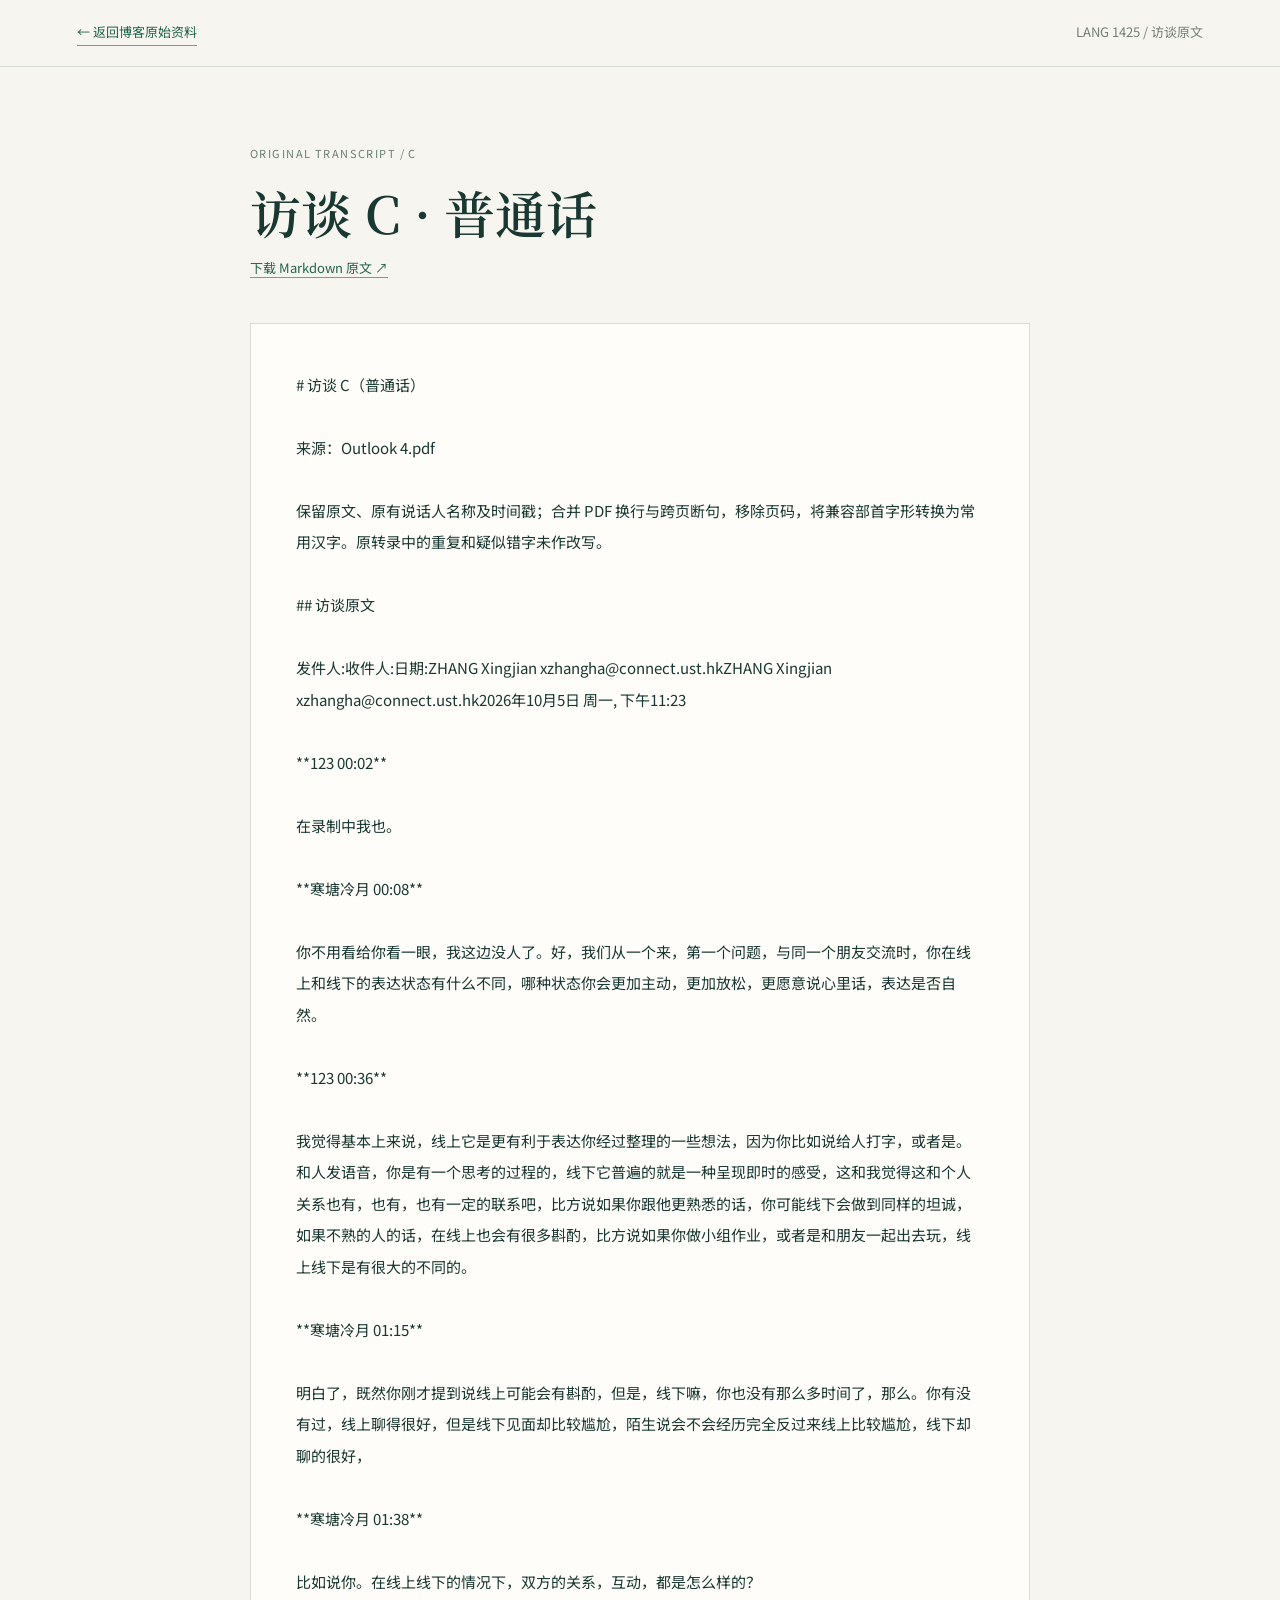
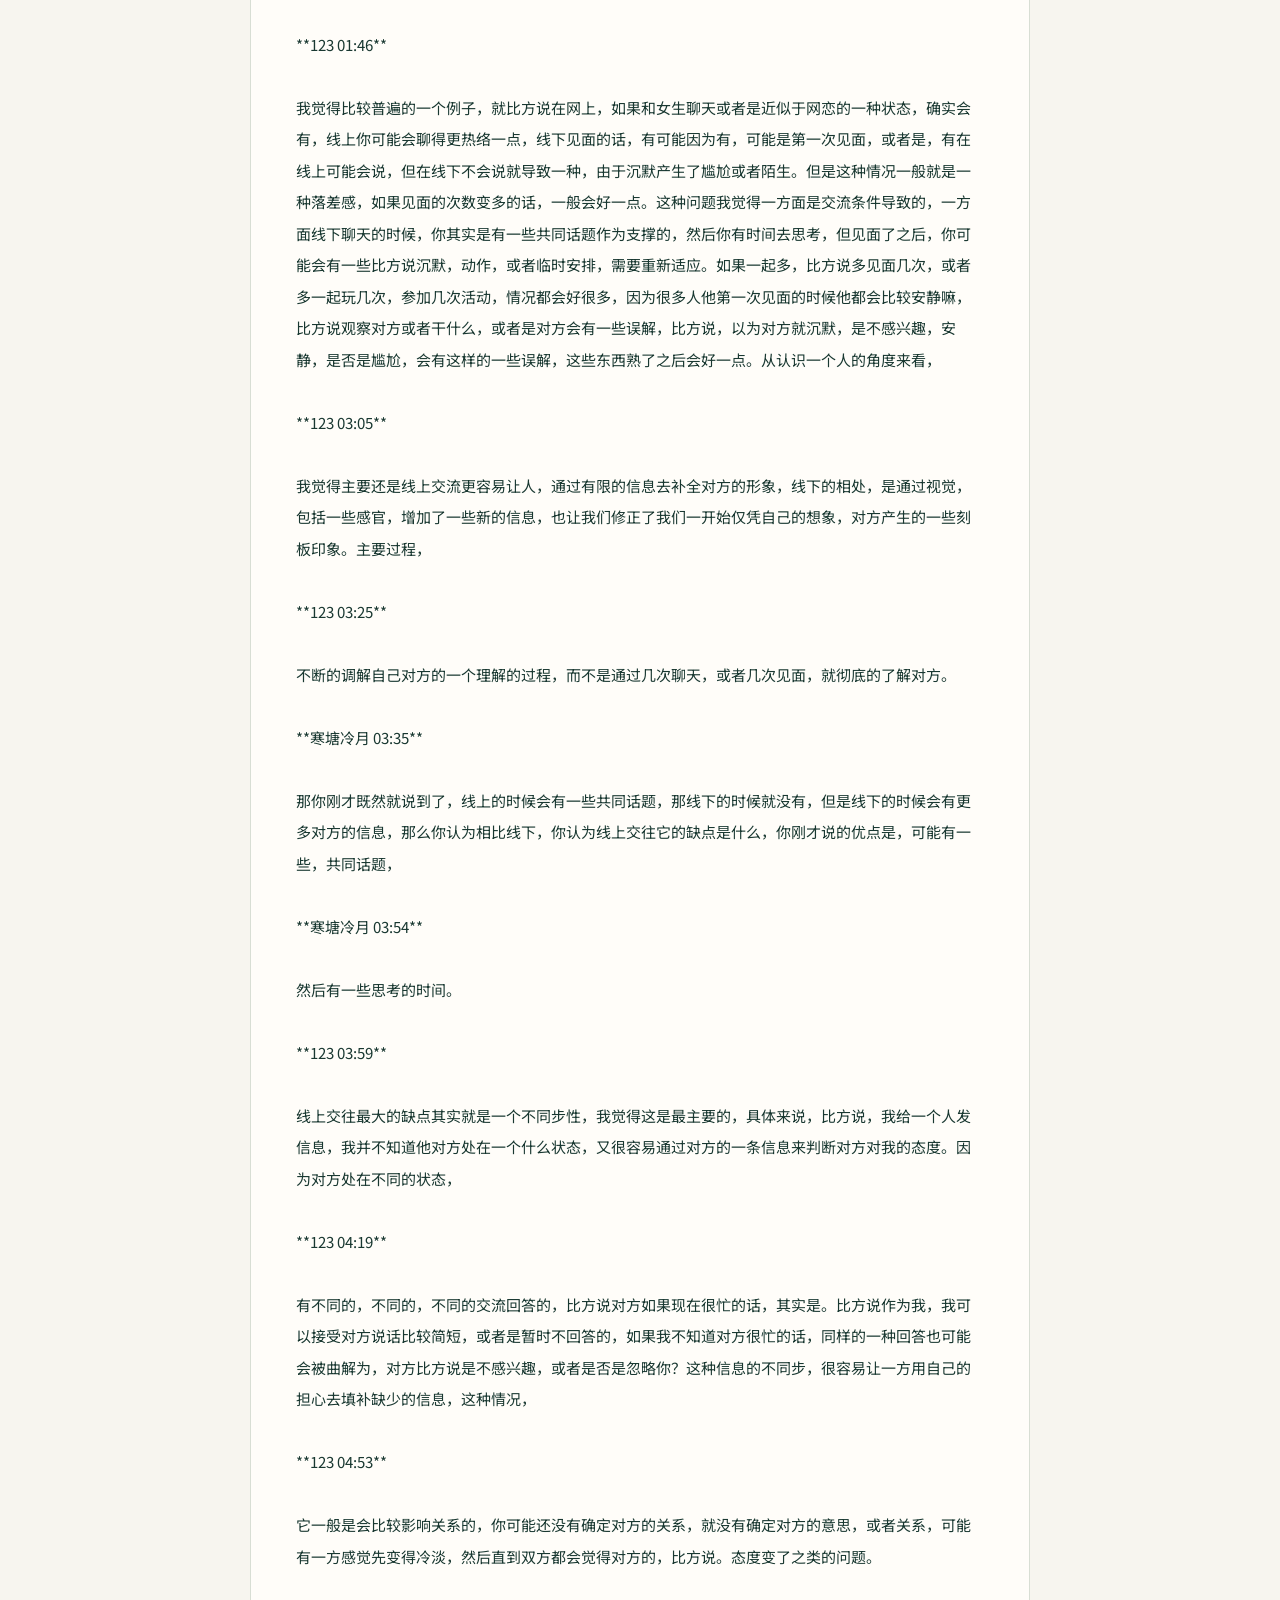
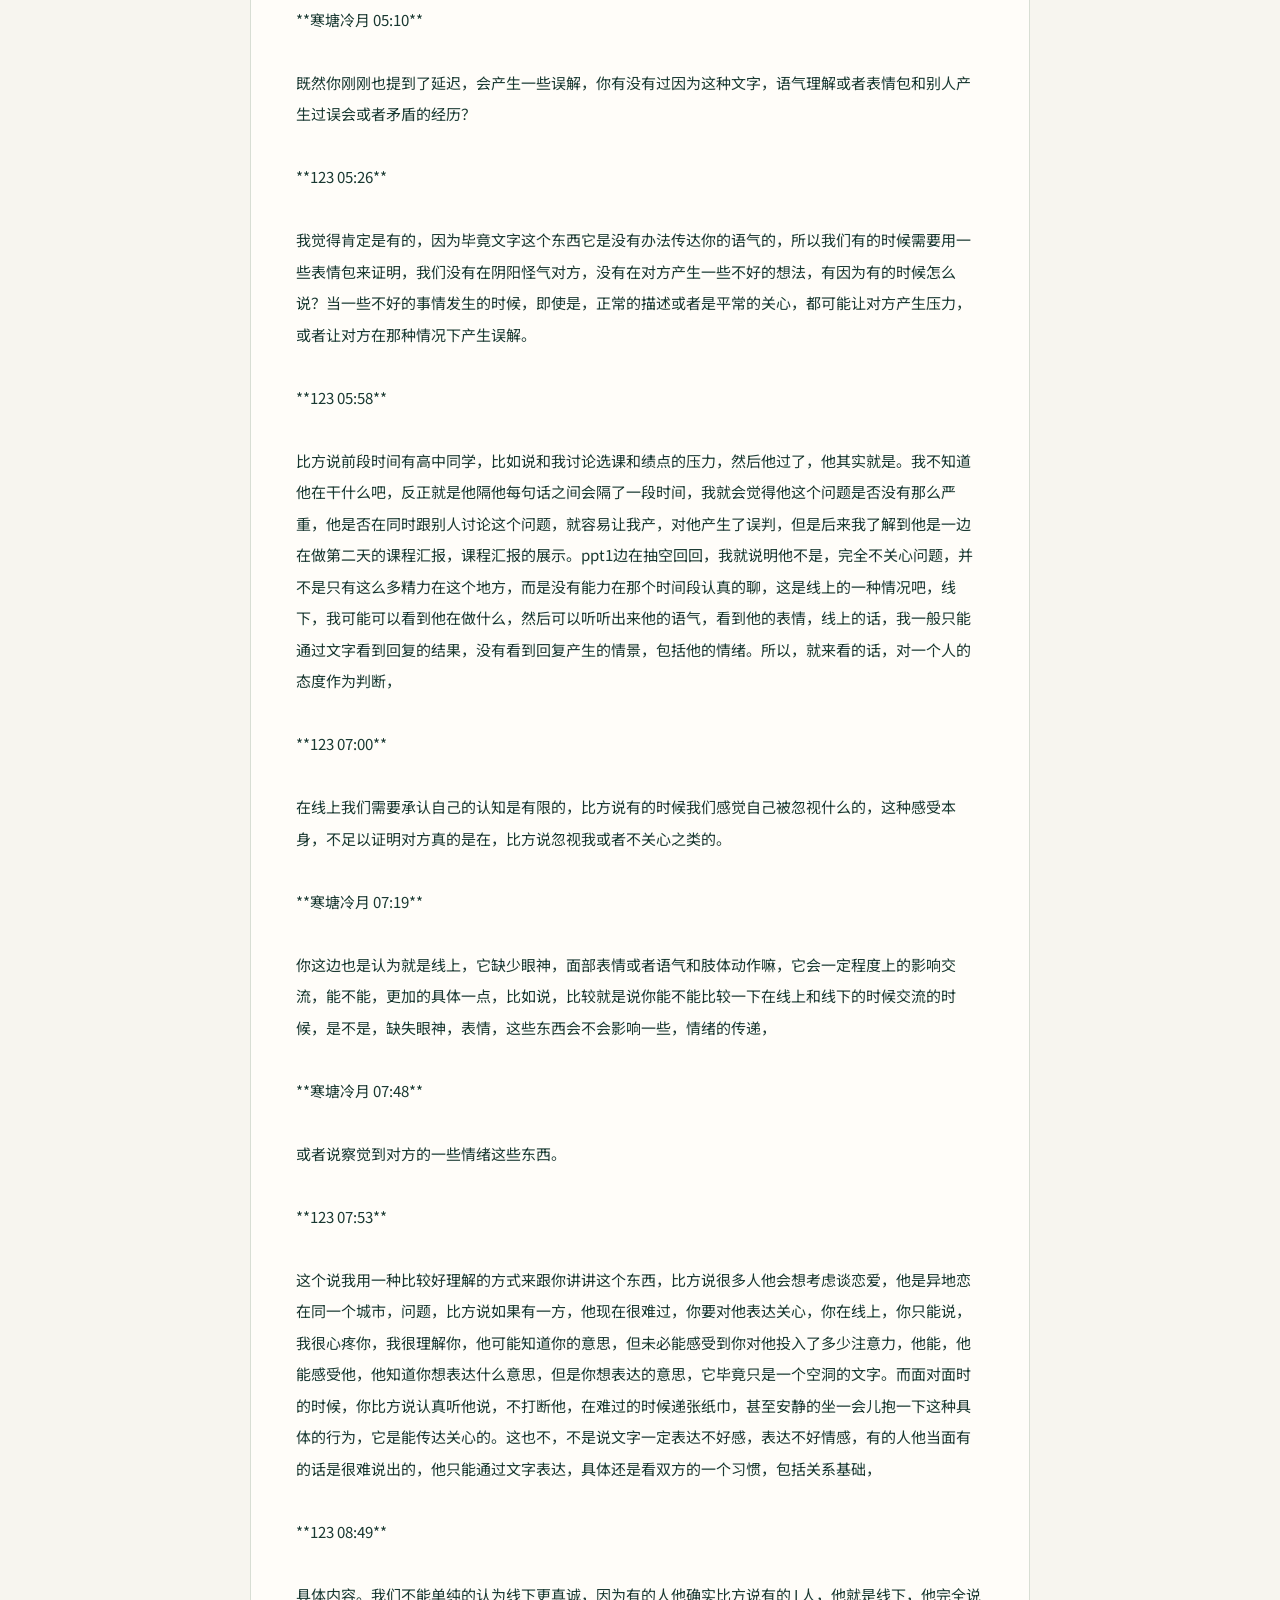
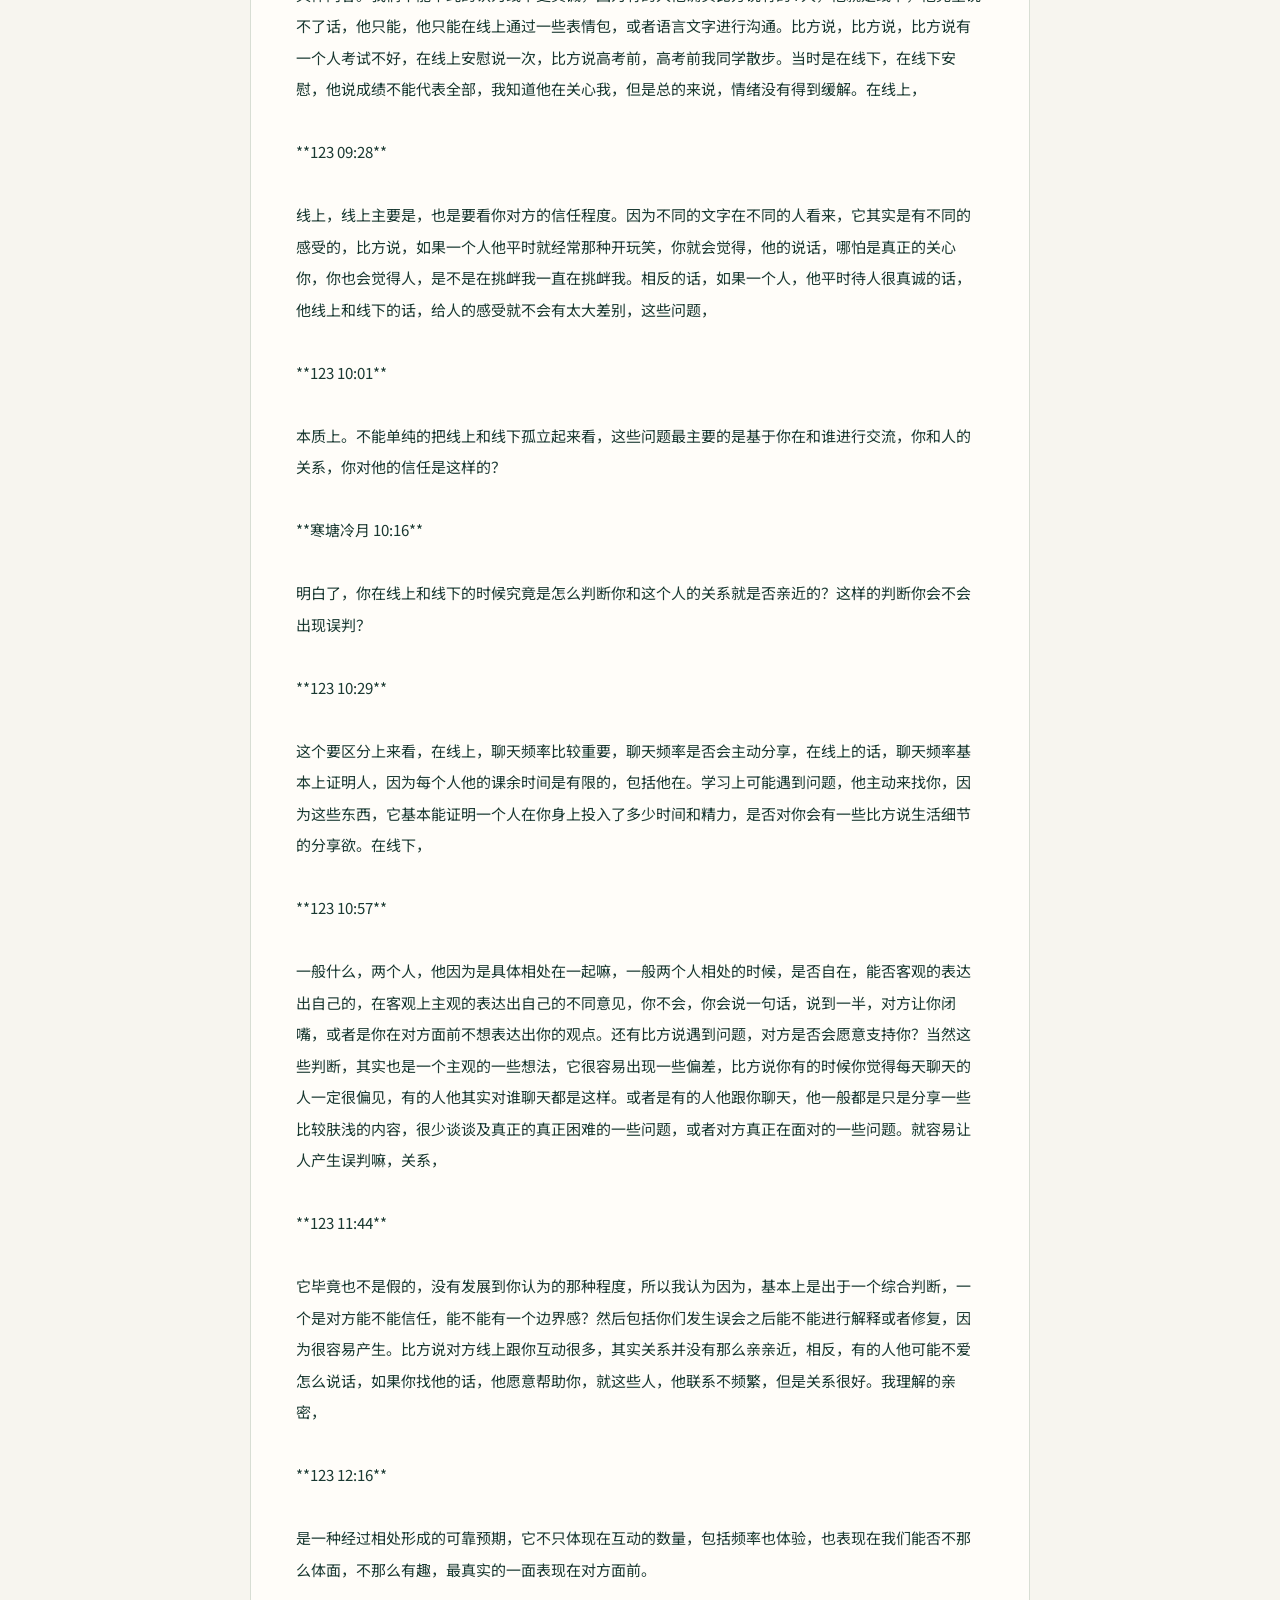
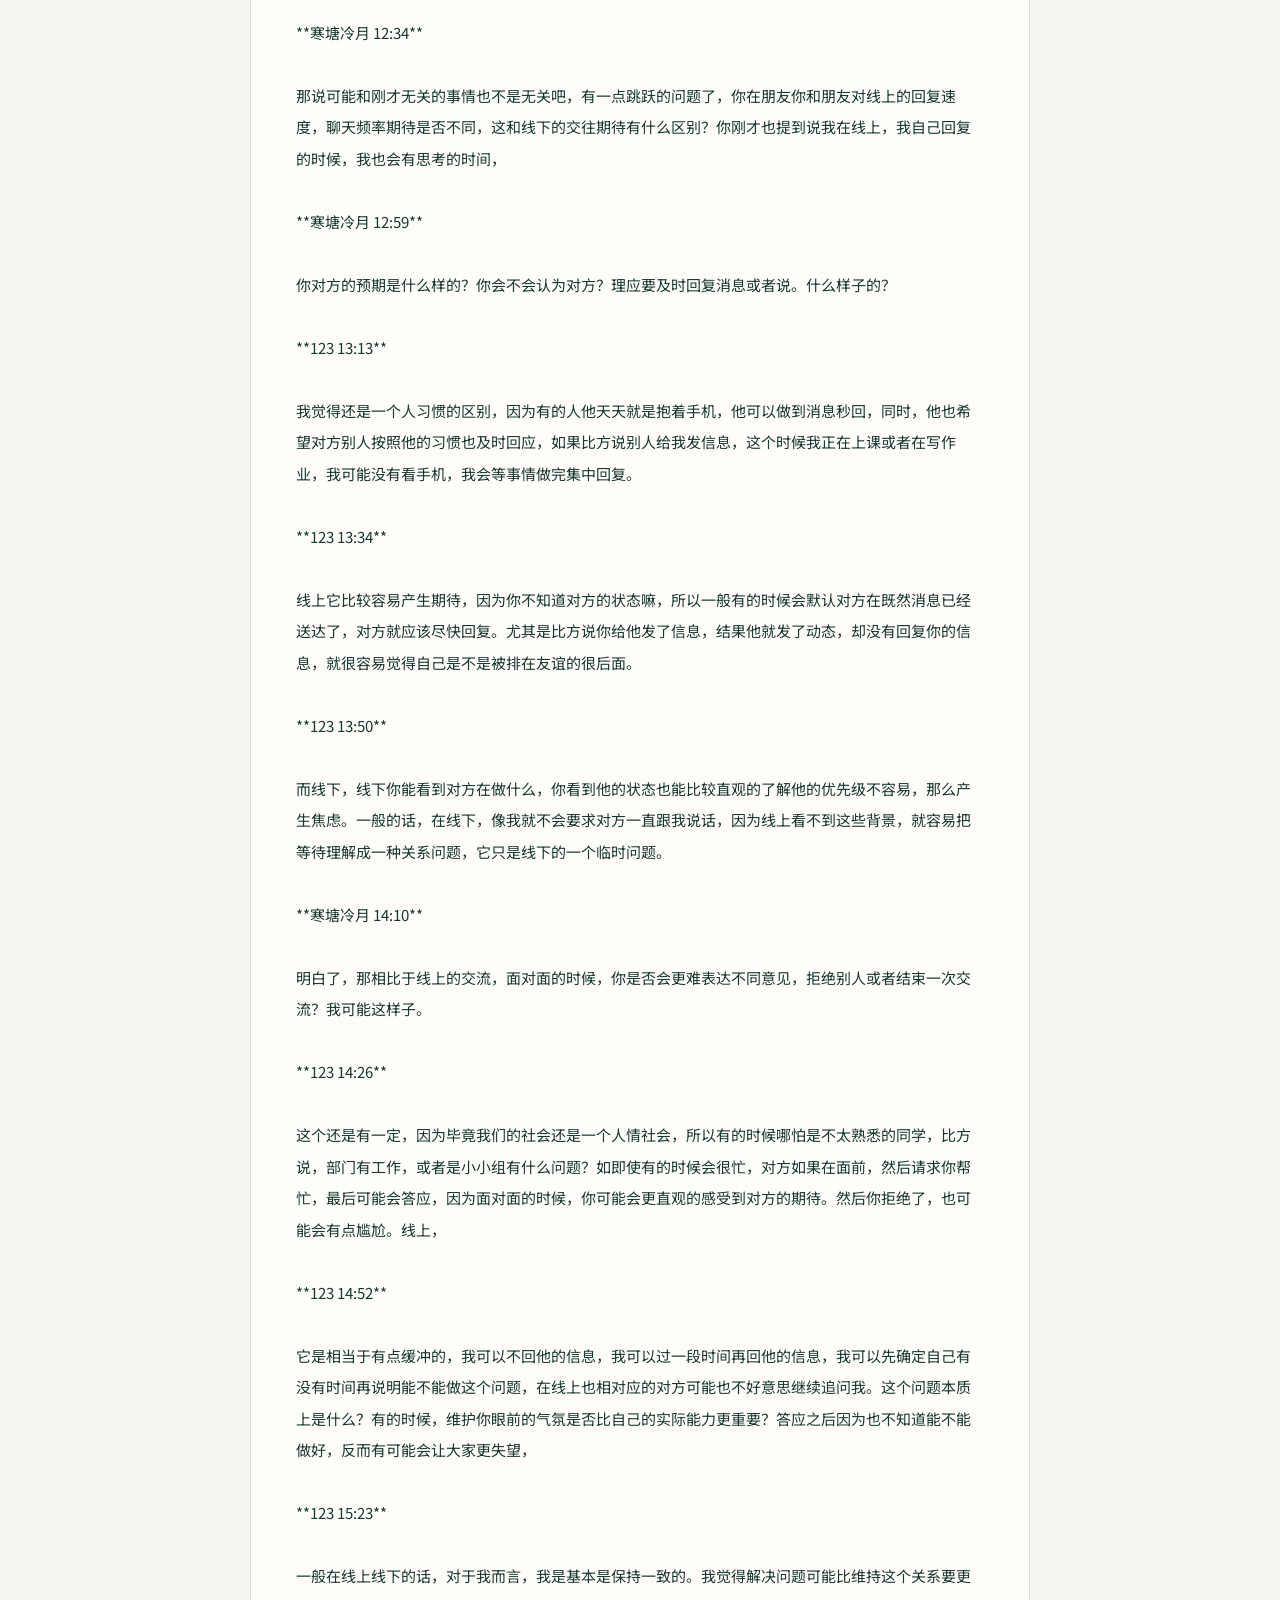
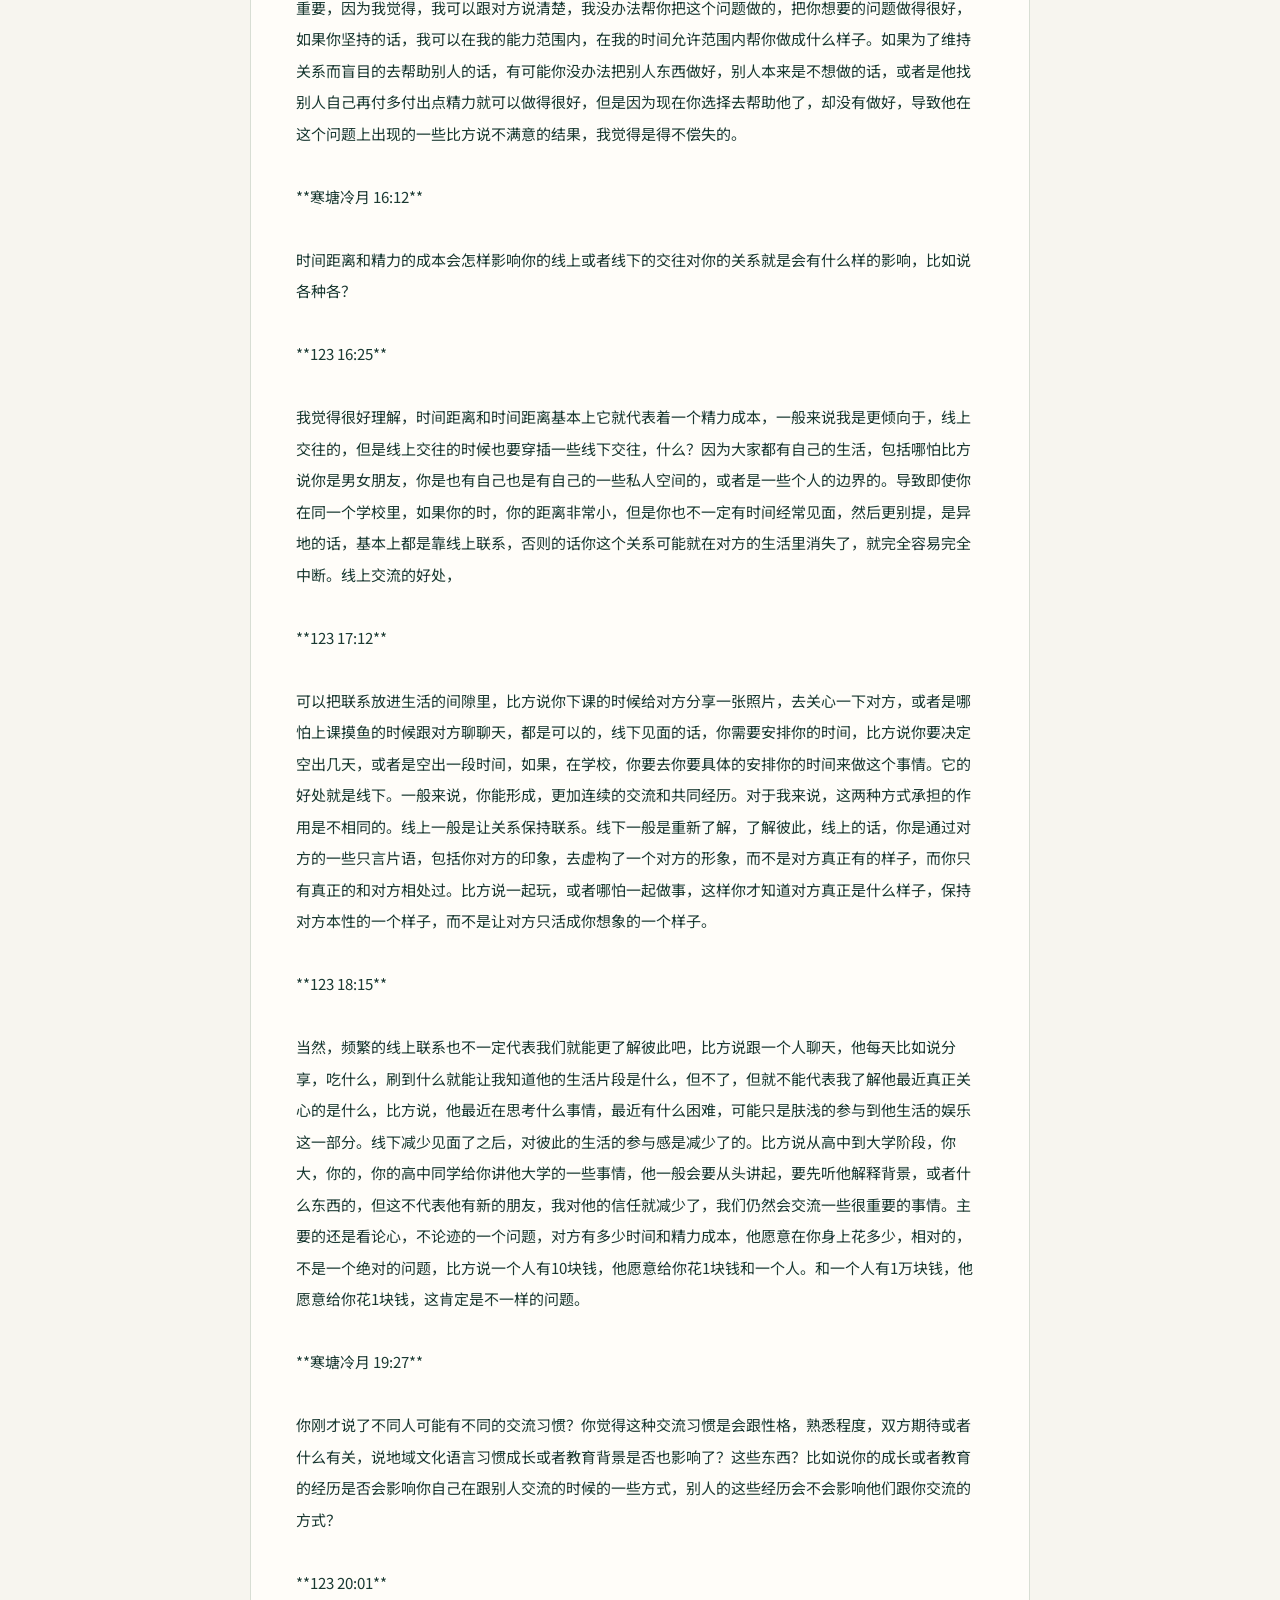
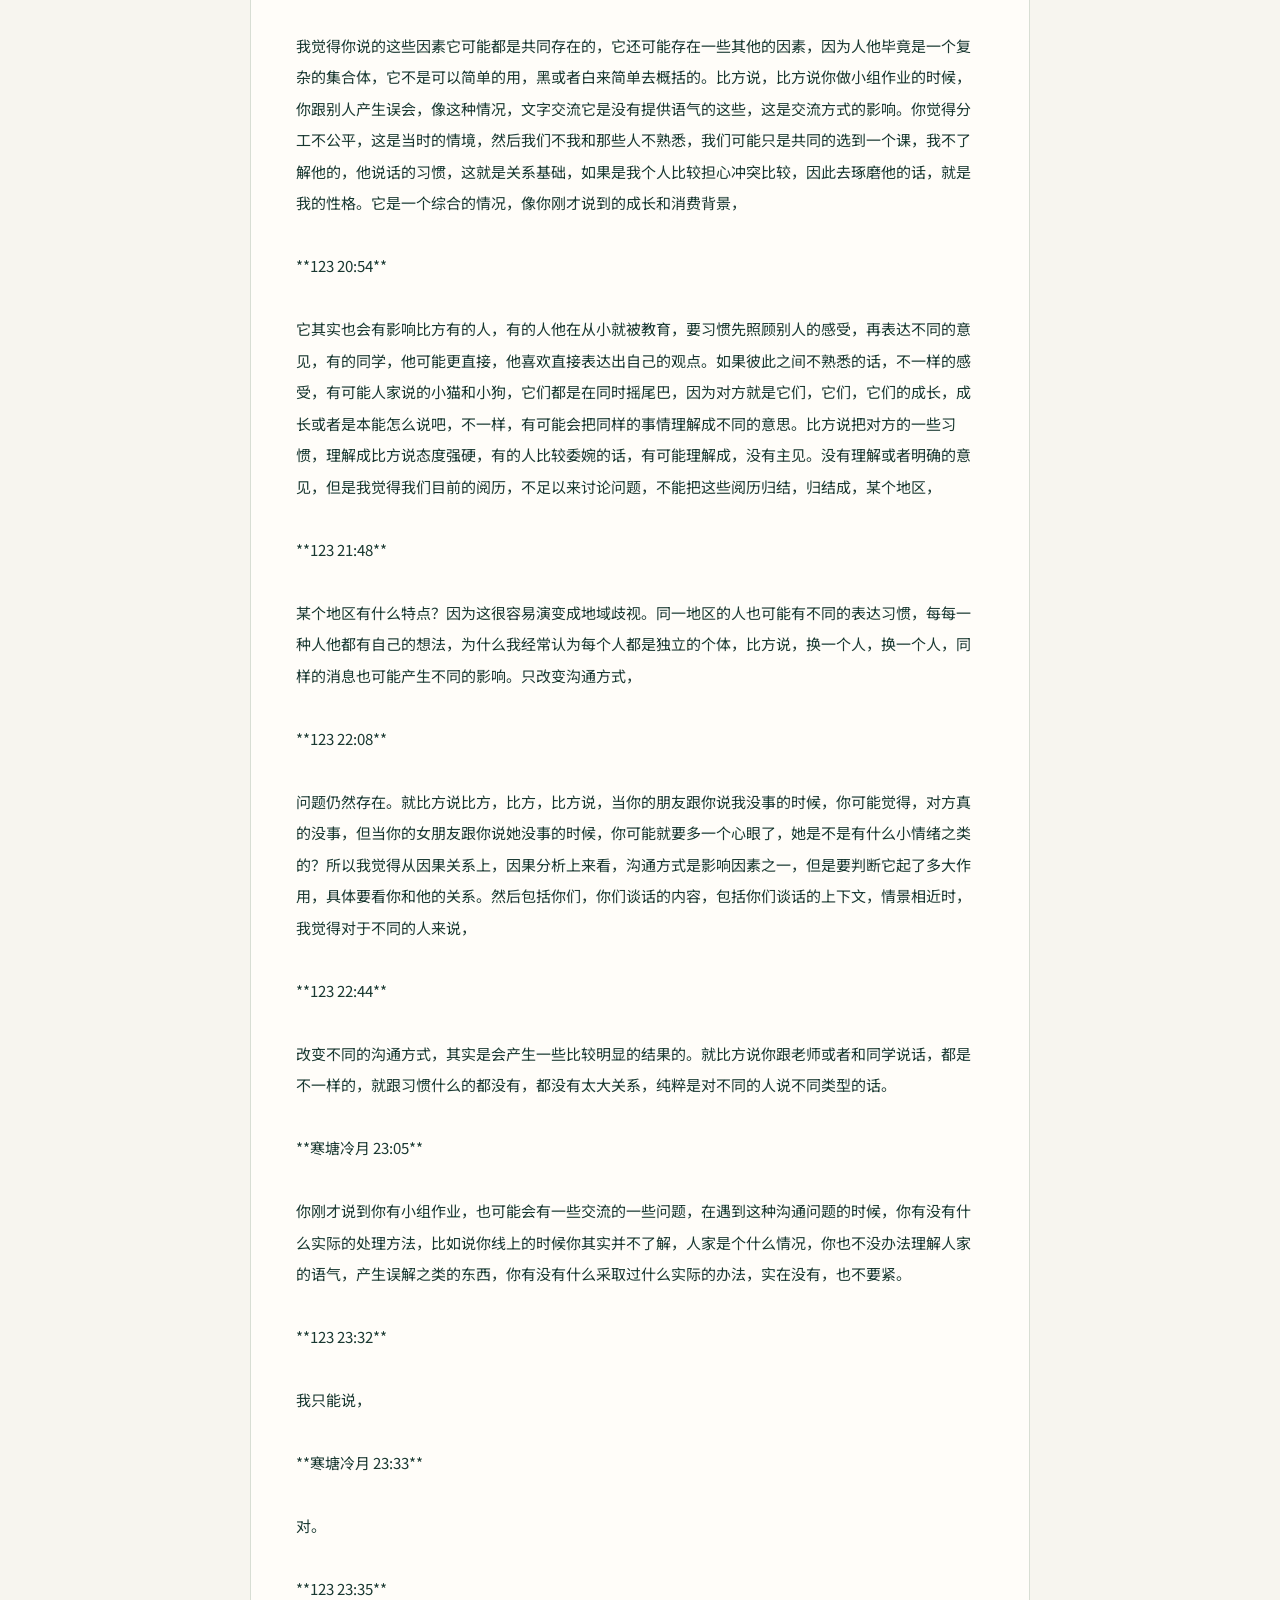
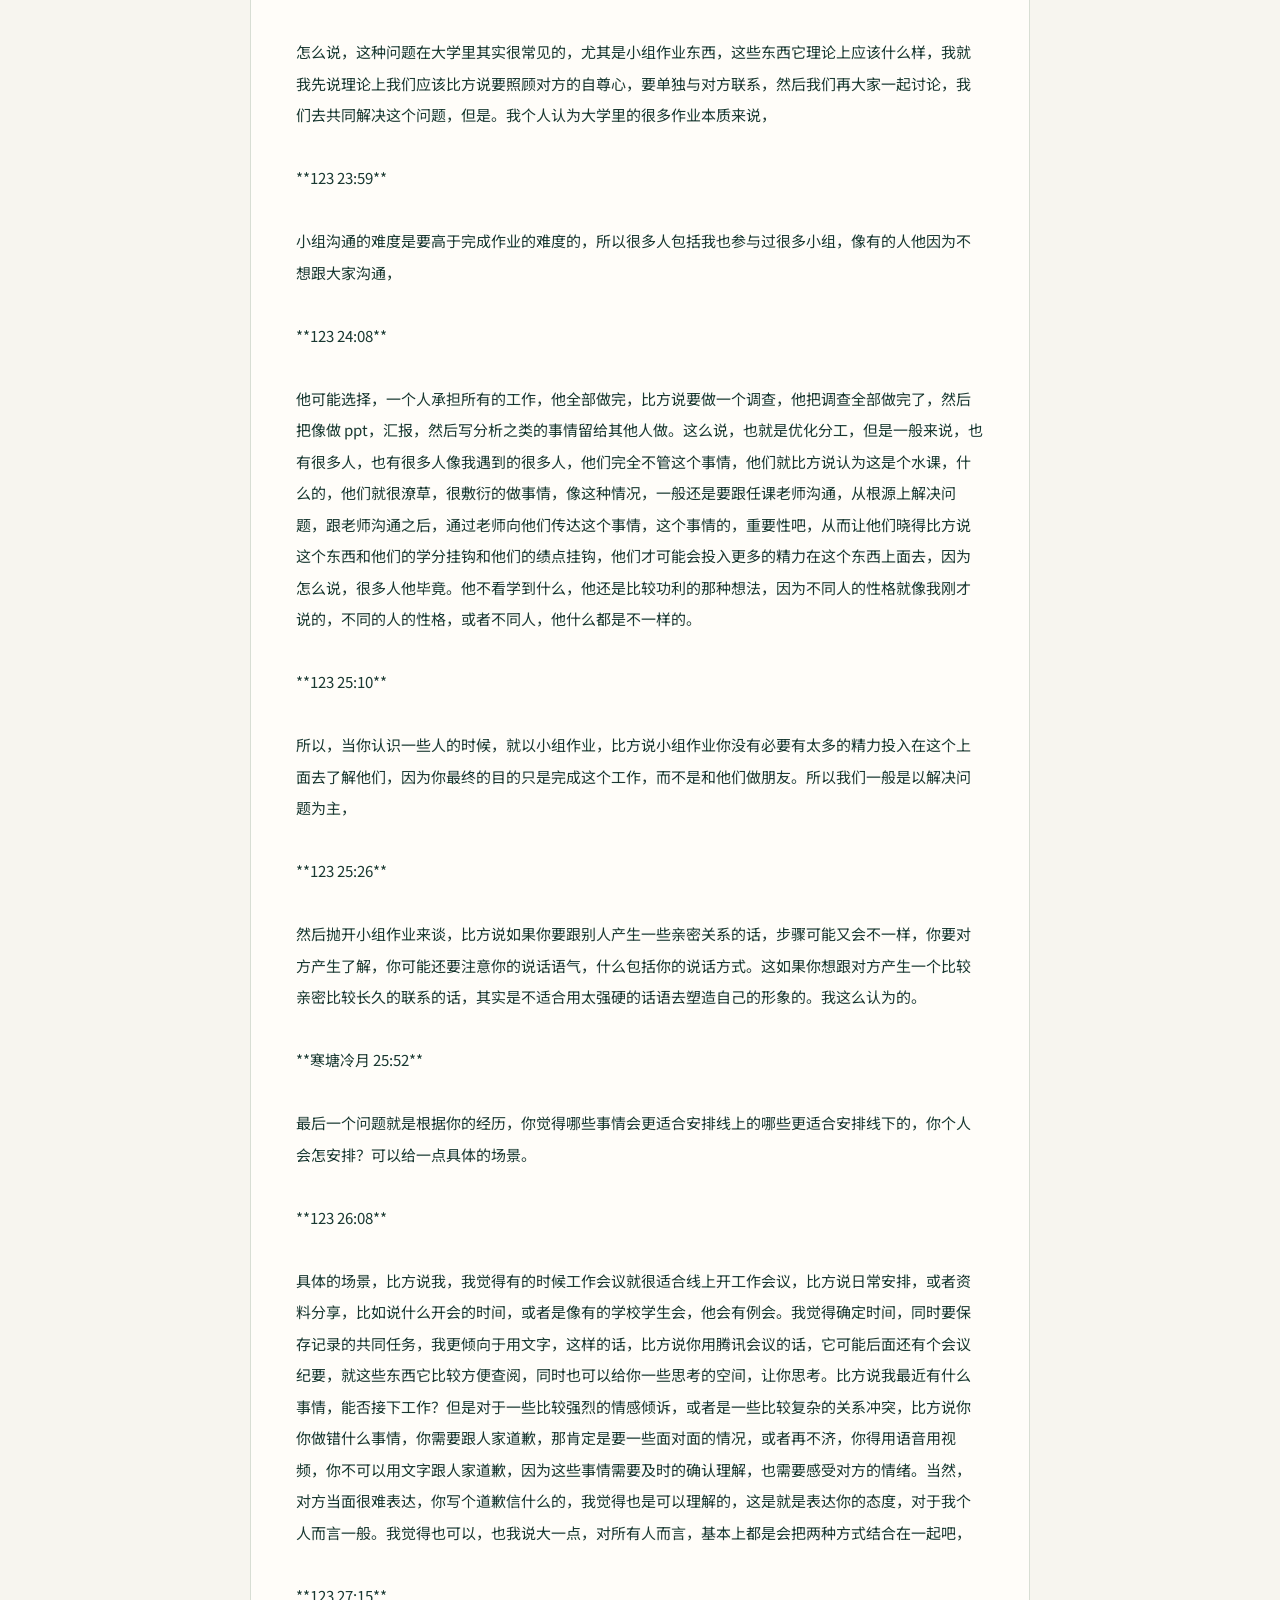
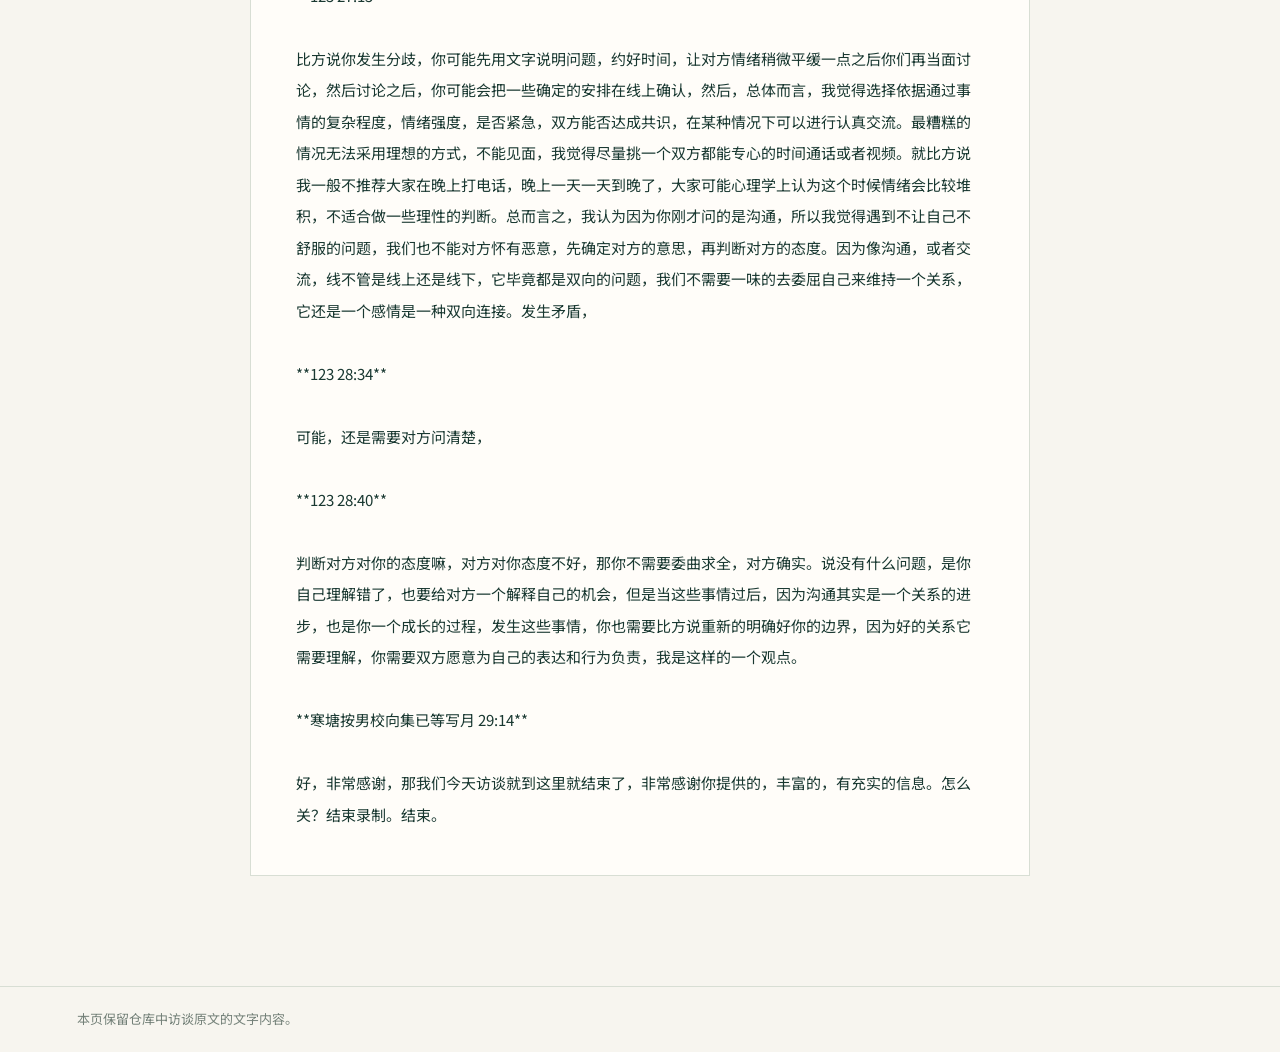
<file: docs/transcripts/c.html>
<!doctype html>
<html lang="zh-Hans"><head><meta charset="utf-8"><meta name="viewport" content="width=device-width, initial-scale=1"><title>访谈 C 原文 · LANG 1425</title><link rel="stylesheet" href="../transcript.css"></head>
<body><header><a href="../index.html#records">← 返回博客原始资料</a><span>LANG 1425 / 访谈原文</span></header><main><p class="kicker">ORIGINAL TRANSCRIPT / C</p><h1>访谈 C · 普通话</h1><p class="file-link"><a href="../../Original_records/访谈C_普通话.md" download>下载 Markdown 原文 ↗</a></p><article class="transcript"># 访谈 C（普通话）

来源：Outlook 4.pdf

保留原文、原有说话人名称及时间戳；合并 PDF 换行与跨页断句，移除页码，将兼容部首字形转换为常用汉字。原转录中的重复和疑似错字未作改写。

## 访谈原文

发件人:收件人:日期:ZHANG Xingjian xzhangha@connect.ust.hkZHANG Xingjian xzhangha@connect.ust.hk2026年10月5日 周一, 下午11:23

**123 00:02**

在录制中我也。

**寒塘冷月 00:08**

你不用看给你看一眼，我这边没人了。好，我们从一个来，第一个问题，与同一个朋友交流时，你在线上和线下的表达状态有什么不同，哪种状态你会更加主动，更加放松，更愿意说心里话，表达是否自然。

**123 00:36**

我觉得基本上来说，线上它是更有利于表达你经过整理的一些想法，因为你比如说给人打字，或者是。和人发语音，你是有一个思考的过程的，线下它普遍的就是一种呈现即时的感受，这和我觉得这和个人关系也有，也有，也有一定的联系吧，比方说如果你跟他更熟悉的话，你可能线下会做到同样的坦诚，如果不熟的人的话，在线上也会有很多斟酌，比方说如果你做小组作业，或者是和朋友一起出去玩，线上线下是有很大的不同的。

**寒塘冷月 01:15**

明白了，既然你刚才提到说线上可能会有斟酌，但是，线下嘛，你也没有那么多时间了，那么。你有没有过，线上聊得很好，但是线下⻅面却比较尴尬，陌生说会不会经历完全反过来线上比较尴尬，线下却聊的很好，

**寒塘冷月 01:38**

比如说你。在线上线下的情况下，双方的关系，互动，都是怎么样的？

**123 01:46**

我觉得比较普遍的一个例子，就比方说在网上，如果和女生聊天或者是近似于网恋的一种状态，确实会有，线上你可能会聊得更热络一点，线下⻅面的话，有可能因为有，可能是第一次⻅面，或者是，有在线上可能会说，但在线下不会说就导致一种，由于沉默产生了尴尬或者陌生。但是这种情况一般就是一种落差感，如果⻅面的次数变多的话，一般会好一点。这种问题我觉得一方面是交流条件导致的，一方面线下聊天的时候，你其实是有一些共同话题作为支撑的，然后你有时间去思考，但⻅面了之后，你可能会有一些比方说沉默，动作，或者临时安排，需要重新适应。如果一起多，比方说多⻅面几次，或者多一起玩几次，参加几次活动，情况都会好很多，因为很多人他第一次⻅面的时候他都会比较安静嘛，比方说观察对方或者干什么，或者是对方会有一些误解，比方说，以为对方就沉默，是不感兴趣，安静，是否是尴尬，会有这样的一些误解，这些东⻄熟了之后会好一点。从认识一个人的⻆度来看，

**123 03:05**

我觉得主要还是线上交流更容易让人，通过有限的信息去补全对方的形象，线下的相处，是通过视觉，包括一些感官，增加了一些新的信息，也让我们修正了我们一开始仅凭自己的想象，对方产生的一些刻板印象。主要过程，

**123 03:25**

不断的调解自己对方的一个理解的过程，而不是通过几次聊天，或者几次⻅面，就彻底的了解对方。

**寒塘冷月 03:35**

那你刚才既然就说到了，线上的时候会有一些共同话题，那线下的时候就没有，但是线下的时候会有更多对方的信息，那么你认为相比线下，你认为线上交往它的缺点是什么，你刚才说的优点是，可能有一些，共同话题，

**寒塘冷月 03:54**

然后有一些思考的时间。

**123 03:59**

线上交往最大的缺点其实就是一个不同步性，我觉得这是最主要的，具体来说，比方说，我给一个人发信息，我并不知道他对方处在一个什么状态，又很容易通过对方的一条信息来判断对方对我的态度。因为对方处在不同的状态，

**123 04:19**

有不同的，不同的，不同的交流回答的，比方说对方如果现在很忙的话，其实是。比方说作为我，我可以接受对方说话比较简短，或者是暂时不回答的，如果我不知道对方很忙的话，同样的一种回答也可能会被曲解为，对方比方说是不感兴趣，或者是否是忽略你？这种信息的不同步，很容易让一方用自己的担心去填补缺少的信息，这种情况，

**123 04:53**

它一般是会比较影响关系的，你可能还没有确定对方的关系，就没有确定对方的意思，或者关系，可能有一方感觉先变得冷淡，然后直到双方都会觉得对方的，比方说。态度变了之类的问题。

**寒塘冷月 05:10**

既然你刚刚也提到了延迟，会产生一些误解，你有没有过因为这种文字，语气理解或者表情包和别人产生过误会或者矛盾的经历？

**123 05:26**

我觉得肯定是有的，因为毕竟文字这个东⻄它是没有办法传达你的语气的，所以我们有的时候需要用一些表情包来证明，我们没有在阴阳怪气对方，没有在对方产生一些不好的想法，有因为有的时候怎么说？当一些不好的事情发生的时候，即使是，正常的描述或者是平常的关心，都可能让对方产生压力，或者让对方在那种情况下产生误解。

**123 05:58**

比方说前段时间有高中同学，比如说和我讨论选课和绩点的压力，然后他过了，他其实就是。我不知道他在干什么吧，反正就是他隔他每句话之间会隔了一段时间，我就会觉得他这个问题是否没有那么严重，他是否在同时跟别人讨论这个问题，就容易让我产，对他产生了误判，但是后来我了解到他是一边在做第二天的课程汇报，课程汇报的展示。ppt1边在抽空回回，我就说明他不是，完全不关心问题，并不是只有这么多精力在这个地方，而是没有能力在那个时间段认真的聊，这是线上的一种情况吧，线下，我可能可以看到他在做什么，然后可以听听出来他的语气，看到他的表情，线上的话，我一般只能通过文字看到回复的结果，没有看到回复产生的情景，包括他的情绪。所以，就来看的话，对一个人的态度作为判断，

**123 07:00**

在线上我们需要承认自己的认知是有限的，比方说有的时候我们感觉自己被忽视什么的，这种感受本身，不足以证明对方真的是在，比方说忽视我或者不关心之类的。

**寒塘冷月 07:19**

你这边也是认为就是线上，它缺少眼神，面部表情或者语气和肢体动作嘛，它会一定程度上的影响交流，能不能，更加的具体一点，比如说，比较就是说你能不能比较一下在线上和线下的时候交流的时候，是不是，缺失眼神，表情，这些东⻄会不会影响一些，情绪的传递，

**寒塘冷月 07:48**

或者说察觉到对方的一些情绪这些东⻄。

**123 07:53**

这个说我用一种比较好理解的方式来跟你讲讲这个东⻄，比方说很多人他会想考虑谈恋爱，他是异地恋在同一个城市，问题，比方说如果有一方，他现在很难过，你要对他表达关心，你在线上，你只能说，我很心疼你，我很理解你，他可能知道你的意思，但未必能感受到你对他投入了多少注意力，他能，他能感受他，他知道你想表达什么意思，但是你想表达的意思，它毕竟只是一个空洞的文字。而面对面时的时候，你比方说认真听他说，不打断他，在难过的时候递张纸巾，甚至安静的坐一会儿抱一下这种具体的行为，它是能传达关心的。这也不，不是说文字一定表达不好感，表达不好情感，有的人他当面有的话是很难说出的，他只能通过文字表达，具体还是看双方的一个习惯，包括关系基础，

**123 08:49**

具体内容。我们不能单纯的认为线下更真诚，因为有的人他确实比方说有的 I 人，他就是线下，他完全说不了话，他只能，他只能在线上通过一些表情包，或者语言文字进行沟通。比方说，比方说，比方说有一个人考试不好，在线上安慰说一次，比方说高考前，高考前我同学散步。当时是在线下，在线下安慰，他说成绩不能代表全部，我知道他在关心我，但是总的来说，情绪没有得到缓解。在线上，

**123 09:28**

线上，线上主要是，也是要看你对方的信任程度。因为不同的文字在不同的人看来，它其实是有不同的感受的，比方说，如果一个人他平时就经常那种开玩笑，你就会觉得，他的说话，哪怕是真正的关心你，你也会觉得人，是不是在挑衅我一直在挑衅我。相反的话，如果一个人，他平时待人很真诚的话，他线上和线下的话，给人的感受就不会有太大差别，这些问题，

**123 10:01**

本质上。不能单纯的把线上和线下孤立起来看，这些问题最主要的是基于你在和谁进行交流，你和人的关系，你对他的信任是这样的？

**寒塘冷月 10:16**

明白了，你在线上和线下的时候究竟是怎么判断你和这个人的关系就是否亲近的？这样的判断你会不会出现误判？

**123 10:29**

这个要区分上来看，在线上，聊天频率比较重要，聊天频率是否会主动分享，在线上的话，聊天频率基本上证明人，因为每个人他的课余时间是有限的，包括他在。学习上可能遇到问题，他主动来找你，因为这些东⻄，它基本能证明一个人在你身上投入了多少时间和精力，是否对你会有一些比方说生活细节的分享欲。在线下，

**123 10:57**

一般什么，两个人，他因为是具体相处在一起嘛，一般两个人相处的时候，是否自在，能否客观的表达出自己的，在客观上主观的表达出自己的不同意⻅，你不会，你会说一句话，说到一半，对方让你闭嘴，或者是你在对方面前不想表达出你的观点。还有比方说遇到问题，对方是否会愿意支持你？当然这些判断，其实也是一个主观的一些想法，它很容易出现一些偏差，比方说你有的时候你觉得每天聊天的人一定很偏⻅，有的人他其实对谁聊天都是这样。或者是有的人他跟你聊天，他一般都是只是分享一些比较肤浅的内容，很少谈谈及真正的真正困难的一些问题，或者对方真正在面对的一些问题。就容易让人产生误判嘛，关系，

**123 11:44**

它毕竟也不是假的，没有发展到你认为的那种程度，所以我认为因为，基本上是出于一个综合判断，一个是对方能不能信任，能不能有一个边界感？然后包括你们发生误会之后能不能进行解释或者修复，因为很容易产生。比方说对方线上跟你互动很多，其实关系并没有那么亲亲近，相反，有的人他可能不爱怎么说话，如果你找他的话，他愿意帮助你，就这些人，他联系不频繁，但是关系很好。我理解的亲密，

**123 12:16**

是一种经过相处形成的可靠预期，它不只体现在互动的数量，包括频率也体验，也表现在我们能否不那么体面，不那么有趣，最真实的一面表现在对方面前。

**寒塘冷月 12:34**

那说可能和刚才无关的事情也不是无关吧，有一点跳跃的问题了，你在朋友你和朋友对线上的回复速度，聊天频率期待是否不同，这和线下的交往期待有什么区别？你刚才也提到说我在线上，我自己回复的时候，我也会有思考的时间，

**寒塘冷月 12:59**

你对方的预期是什么样的？你会不会认为对方？理应要及时回复消息或者说。什么样子的？

**123 13:13**

我觉得还是一个人习惯的区别，因为有的人他天天就是抱着手机，他可以做到消息秒回，同时，他也希望对方别人按照他的习惯也及时回应，如果比方说别人给我发信息，这个时候我正在上课或者在写作业，我可能没有看手机，我会等事情做完集中回复。

**123 13:34**

线上它比较容易产生期待，因为你不知道对方的状态嘛，所以一般有的时候会默认对方在既然消息已经送达了，对方就应该尽快回复。尤其是比方说你给他发了信息，结果他就发了动态，却没有回复你的信息，就很容易觉得自己是不是被排在友谊的很后面。

**123 13:50**

而线下，线下你能看到对方在做什么，你看到他的状态也能比较直观的了解他的优先级不容易，那么产生焦虑。一般的话，在线下，像我就不会要求对方一直跟我说话，因为线上看不到这些背景，就容易把等待理解成一种关系问题，它只是线下的一个临时问题。

**寒塘冷月 14:10**

明白了，那相比于线上的交流，面对面的时候，你是否会更难表达不同意⻅，拒绝别人或者结束一次交流？我可能这样子。

**123 14:26**

这个还是有一定，因为毕竟我们的社会还是一个人情社会，所以有的时候哪怕是不太熟悉的同学，比方说，部⻔有工作，或者是小小组有什么问题？如即使有的时候会很忙，对方如果在面前，然后请求你帮忙，最后可能会答应，因为面对面的时候，你可能会更直观的感受到对方的期待。然后你拒绝了，也可能会有点尴尬。线上，

**123 14:52**

它是相当于有点缓冲的，我可以不回他的信息，我可以过一段时间再回他的信息，我可以先确定自己有没有时间再说明能不能做这个问题，在线上也相对应的对方可能也不好意思继续追问我。这个问题本质上是什么？有的时候，维护你眼前的气氛是否比自己的实际能力更重要？答应之后因为也不知道能不能做好，反而有可能会让大家更失望，

**123 15:23**

一般在线上线下的话，对于我而言，我是基本是保持一致的。我觉得解决问题可能比维持这个关系要更重要，因为我觉得，我可以跟对方说清楚，我没办法帮你把这个问题做的，把你想要的问题做得很好，如果你坚持的话，我可以在我的能力范围内，在我的时间允许范围内帮你做成什么样子。如果为了维持关系而盲目的去帮助别人的话，有可能你没办法把别人东⻄做好，别人本来是不想做的话，或者是他找别人自己再付多付出点精力就可以做得很好，但是因为现在你选择去帮助他了，却没有做好，导致他在这个问题上出现的一些比方说不满意的结果，我觉得是得不偿失的。

**寒塘冷月 16:12**

时间距离和精力的成本会怎样影响你的线上或者线下的交往对你的关系就是会有什么样的影响，比如说各种各？

**123 16:25**

我觉得很好理解，时间距离和时间距离基本上它就代表着一个精力成本，一般来说我是更倾向于，线上交往的，但是线上交往的时候也要穿插一些线下交往，什么？因为大家都有自己的生活，包括哪怕比方说你是男女朋友，你是也有自己也是有自己的一些私人空间的，或者是一些个人的边界的。导致即使你在同一个学校里，如果你的时，你的距离非常小，但是你也不一定有时间经常⻅面，然后更别提，是异地的话，基本上都是靠线上联系，否则的话你这个关系可能就在对方的生活里消失了，就完全容易完全中断。线上交流的好处，

**123 17:12**

可以把联系放进生活的间隙里，比方说你下课的时候给对方分享一张照片，去关心一下对方，或者是哪怕上课摸⻥的时候跟对方聊聊天，都是可以的，线下⻅面的话，你需要安排你的时间，比方说你要决定空出几天，或者是空出一段时间，如果，在学校，你要去你要具体的安排你的时间来做这个事情。它的好处就是线下。一般来说，你能形成，更加连续的交流和共同经历。对于我来说，这两种方式承担的作用是不相同的。线上一般是让关系保持联系。线下一般是重新了解，了解彼此，线上的话，你是通过对方的一些只言片语，包括你对方的印象，去虚构了一个对方的形象，而不是对方真正有的样子，而你只有真正的和对方相处过。比方说一起玩，或者哪怕一起做事，这样你才知道对方真正是什么样子，保持对方本性的一个样子，而不是让对方只活成你想象的一个样子。

**123 18:15**

当然，频繁的线上联系也不一定代表我们就能更了解彼此吧，比方说跟一个人聊天，他每天比如说分享，吃什么，刷到什么就能让我知道他的生活片段是什么，但不了，但就不能代表我了解他最近真正关心的是什么，比方说，他最近在思考什么事情，最近有什么困难，可能只是肤浅的参与到他生活的娱乐这一部分。线下减少⻅面了之后，对彼此的生活的参与感是减少了的。比方说从高中到大学阶段，你大，你的，你的高中同学给你讲他大学的一些事情，他一般会要从头讲起，要先听他解释背景，或者什么东⻄的，但这不代表他有新的朋友，我对他的信任就减少了，我们仍然会交流一些很重要的事情。主要的还是看论心，不论迹的一个问题，对方有多少时间和精力成本，他愿意在你身上花多少，相对的，不是一个绝对的问题，比方说一个人有10块钱，他愿意给你花1块钱和一个人。和一个人有1万块钱，他愿意给你花1块钱，这肯定是不一样的问题。

**寒塘冷月 19:27**

你刚才说了不同人可能有不同的交流习惯？你觉得这种交流习惯是会跟性格，熟悉程度，双方期待或者什么有关，说地域文化语言习惯成⻓或者教育背景是否也影响了？这些东⻄？比如说你的成⻓或者教育的经历是否会影响你自己在跟别人交流的时候的一些方式，别人的这些经历会不会影响他们跟你交流的方式？

**123 20:01**

我觉得你说的这些因素它可能都是共同存在的，它还可能存在一些其他的因素，因为人他毕竟是一个复杂的集合体，它不是可以简单的用，黑或者白来简单去概括的。比方说，比方说你做小组作业的时候，你跟别人产生误会，像这种情况，文字交流它是没有提供语气的这些，这是交流方式的影响。你觉得分工不公平，这是当时的情境，然后我们不我和那些人不熟悉，我们可能只是共同的选到一个课，我不了解他的，他说话的习惯，这就是关系基础，如果是我个人比较担心冲突比较，因此去琢磨他的话，就是我的性格。它是一个综合的情况，像你刚才说到的成⻓和消费背景，

**123 20:54**

它其实也会有影响比方有的人，有的人他在从小就被教育，要习惯先照顾别人的感受，再表达不同的意⻅，有的同学，他可能更直接，他喜欢直接表达出自己的观点。如果彼此之间不熟悉的话，不一样的感受，有可能人家说的小猫和小狗，它们都是在同时摇尾巴，因为对方就是它们，它们，它们的成⻓，成⻓或者是本能怎么说吧，不一样，有可能会把同样的事情理解成不同的意思。比方说把对方的一些习惯，理解成比方说态度强硬，有的人比较委婉的话，有可能理解成，没有主⻅。没有理解或者明确的意⻅，但是我觉得我们目前的阅历，不足以来讨论问题，不能把这些阅历归结，归结成，某个地区，

**123 21:48**

某个地区有什么特点？因为这很容易演变成地域歧视。同一地区的人也可能有不同的表达习惯，每每一种人他都有自己的想法，为什么我经常认为每个人都是独立的个体，比方说，换一个人，换一个人，同样的消息也可能产生不同的影响。只改变沟通方式，

**123 22:08**

问题仍然存在。就比方说比方，比方，比方说，当你的朋友跟你说我没事的时候，你可能觉得，对方真的没事，但当你的女朋友跟你说她没事的时候，你可能就要多一个心眼了，她是不是有什么小情绪之类的？所以我觉得从因果关系上，因果分析上来看，沟通方式是影响因素之一，但是要判断它起了多大作用，具体要看你和他的关系。然后包括你们，你们谈话的内容，包括你们谈话的上下文，情景相近时，我觉得对于不同的人来说，

**123 22:44**

改变不同的沟通方式，其实是会产生一些比较明显的结果的。就比方说你跟老师或者和同学说话，都是不一样的，就跟习惯什么的都没有，都没有太大关系，纯粹是对不同的人说不同类型的话。

**寒塘冷月 23:05**

你刚才说到你有小组作业，也可能会有一些交流的一些问题，在遇到这种沟通问题的时候，你有没有什么实际的处理方法，比如说你线上的时候你其实并不了解，人家是个什么情况，你也不没办法理解人家的语气，产生误解之类的东⻄，你有没有什么采取过什么实际的办法，实在没有，也不要紧。

**123 23:32**

我只能说，

**寒塘冷月 23:33**

对。

**123 23:35**

怎么说，这种问题在大学里其实很常⻅的，尤其是小组作业东⻄，这些东⻄它理论上应该什么样，我就我先说理论上我们应该比方说要照顾对方的自尊心，要单独与对方联系，然后我们再大家一起讨论，我们去共同解决这个问题，但是。我个人认为大学里的很多作业本质来说，

**123 23:59**

小组沟通的难度是要高于完成作业的难度的，所以很多人包括我也参与过很多小组，像有的人他因为不想跟大家沟通，

**123 24:08**

他可能选择，一个人承担所有的工作，他全部做完，比方说要做一个调查，他把调查全部做完了，然后把像做 ppt，汇报，然后写分析之类的事情留给其他人做。这么说，也就是优化分工，但是一般来说，也有很多人，也有很多人像我遇到的很多人，他们完全不管这个事情，他们就比方说认为这是个水课，什么的，他们就很潦草，很敷衍的做事情，像这种情况，一般还是要跟任课老师沟通，从根源上解决问题，跟老师沟通之后，通过老师向他们传达这个事情，这个事情的，重要性吧，从而让他们晓得比方说这个东⻄和他们的学分挂钩和他们的绩点挂钩，他们才可能会投入更多的精力在这个东⻄上面去，因为怎么说，很多人他毕竟。他不看学到什么，他还是比较功利的那种想法，因为不同人的性格就像我刚才说的，不同的人的性格，或者不同人，他什么都是不一样的。

**123 25:10**

所以，当你认识一些人的时候，就以小组作业，比方说小组作业你没有必要有太多的精力投入在这个上面去了解他们，因为你最终的目的只是完成这个工作，而不是和他们做朋友。所以我们一般是以解决问题为主，

**123 25:26**

然后抛开小组作业来谈，比方说如果你要跟别人产生一些亲密关系的话，步骤可能又会不一样，你要对方产生了解，你可能还要注意你的说话语气，什么包括你的说话方式。这如果你想跟对方产生一个比较亲密比较⻓久的联系的话，其实是不适合用太强硬的话语去塑造自己的形象的。我这么认为的。

**寒塘冷月 25:52**

最后一个问题就是根据你的经历，你觉得哪些事情会更适合安排线上的哪些更适合安排线下的，你个人会怎安排？可以给一点具体的场景。

**123 26:08**

具体的场景，比方说我，我觉得有的时候工作会议就很适合线上开工作会议，比方说日常安排，或者资料分享，比如说什么开会的时间，或者是像有的学校学生会，他会有例会。我觉得确定时间，同时要保存记录的共同任务，我更倾向于用文字，这样的话，比方说你用腾讯会议的话，它可能后面还有个会议纪要，就这些东⻄它比较方便查阅，同时也可以给你一些思考的空间，让你思考。比方说我最近有什么事情，能否接下工作？但是对于一些比较强烈的情感倾诉，或者是一些比较复杂的关系冲突，比方说你你做错什么事情，你需要跟人家道歉，那肯定是要一些面对面的情况，或者再不济，你得用语音用视频，你不可以用文字跟人家道歉，因为这些事情需要及时的确认理解，也需要感受对方的情绪。当然，对方当面很难表达，你写个道歉信什么的，我觉得也是可以理解的，这是就是表达你的态度，对于我个人而言一般。我觉得也可以，也我说大一点，对所有人而言，基本上都是会把两种方式结合在一起吧，

**123 27:15**

比方说你发生分歧，你可能先用文字说明问题，约好时间，让对方情绪稍微平缓一点之后你们再当面讨论，然后讨论之后，你可能会把一些确定的安排在线上确认，然后，总体而言，我觉得选择依据通过事情的复杂程度，情绪强度，是否紧急，双方能否达成共识，在某种情况下可以进行认真交流。最糟糕的情况无法采用理想的方式，不能⻅面，我觉得尽量挑一个双方都能专心的时间通话或者视频。就比方说我一般不推荐大家在晚上打电话，晚上一天一天到晚了，大家可能心理学上认为这个时候情绪会比较堆积，不适合做一些理性的判断。总而言之，我认为因为你刚才问的是沟通，所以我觉得遇到不让自己不舒服的问题，我们也不能对方怀有恶意，先确定对方的意思，再判断对方的态度。因为像沟通，或者交流，线不管是线上还是线下，它毕竟都是双向的问题，我们不需要一味的去委屈自己来维持一个关系，它还是一个感情是一种双向连接。发生矛盾，

**123 28:34**

可能，还是需要对方问清楚，

**123 28:40**

判断对方对你的态度嘛，对方对你态度不好，那你不需要委曲求全，对方确实。说没有什么问题，是你自己理解错了，也要给对方一个解释自己的机会，但是当这些事情过后，因为沟通其实是一个关系的进步，也是你一个成⻓的过程，发生这些事情，你也需要比方说重新的明确好你的边界，因为好的关系它需要理解，你需要双方愿意为自己的表达和行为负责，我是这样的一个观点。

**寒塘按男校向集已等写月 29:14**

好，非常感谢，那我们今天访谈就到这里就结束了，非常感谢你提供的，丰富的，有充实的信息。怎么关？结束录制。结束。
</article></main><footer>本页保留仓库中访谈原文的文字内容。</footer></body></html>
</file>
<file: docs/style.css>
@import url('https://fonts.googleapis.com/css2?family=DM+Mono:wght@400;500&family=Noto+Sans+SC:wght@400;500;600;700&family=Noto+Serif+SC:wght@500;600;700&display=swap');
:root{--paper:#f7f5ef;--ink:#193831;--muted:#69766e;--line:#d8ded4;--green:#174b3d;--lime:#d8e9ad;--peach:#ecd9bd;--display:'Noto Serif SC',Georgia,serif;--body:'Noto Sans SC',Arial,sans-serif;--mono:'DM Mono',monospace}*{box-sizing:border-box}html{scroll-behavior:smooth}body{margin:0;background:var(--paper);color:var(--ink);font-family:var(--body);font-size:16px;line-height:1.8}button,a{font:inherit}a{color:inherit;text-decoration:none}button{cursor:pointer}.skip{position:absolute;left:-999px;top:0;background:var(--lime);padding:8px 16px;z-index:20}.skip:focus{left:12px}.site-header{height:86px;padding:0 clamp(22px,5vw,84px);border-bottom:1px solid var(--line);display:flex;align-items:center;gap:54px}.wordmark{display:flex;align-items:center;gap:10px;font-family:var(--display);font-size:22px;font-weight:700;white-space:nowrap}.mark{display:grid;place-items:center;width:35px;height:35px;border:1.5px solid var(--ink);border-radius:50%;font-family:var(--body);font-size:22px;line-height:1}.site-header nav{display:flex;gap:32px;font-size:13px;font-weight:600}.site-header nav a{transition:color .2s}.site-header nav a:hover,.text-link:hover{color:#708d3d}.header-note{margin-left:auto;color:var(--muted);font:11px var(--mono);letter-spacing:.08em;white-space:nowrap}.hero{min-height:640px;display:grid;grid-template-columns:1.18fr .82fr;padding:0 clamp(22px,5vw,84px);border-bottom:1px solid var(--line)}.hero-copy{align-self:center;padding:70px 5vw 74px 0;max-width:800px}.eyebrow,.section-index,.story-label,.story-type,.practice-grid article>span,.dialog-bar,.art-caption{font-family:var(--mono);font-size:11px;letter-spacing:.08em;font-weight:500}.eyebrow{display:flex;align-items:center;gap:12px;color:#50715c;margin:0 0 29px}.eyebrow-line{height:1px;width:30px;background:#50715c}.hero h1{font-family:var(--display);font-size:clamp(43px,4.55vw,74px);line-height:1.38;letter-spacing:-.055em;font-weight:600;margin:0}.hero h1 em{font-style:normal;color:#749657}.hero-lead{max-width:590px;color:#596d61;font-size:17px;line-height:2;margin:24px 0 37px}.hero-actions{display:flex;align-items:center;gap:32px}.button{background:var(--ink);color:#fff;display:inline-flex;align-items:center;gap:30px;padding:12px 24px;font-size:13px;letter-spacing:.025em;transition:background .2s,transform .2s}.button:hover{background:#3d6c53;transform:translateY(-2px)}.text-link{font-size:13px;border-bottom:1px solid #9caf9c;padding-bottom:4px}.hero-art{position:relative;min-height:600px;overflow:hidden;background:#dfe9d2;border-left:1px solid var(--line)}.hero-art:before{content:"";position:absolute;inset:0;background:radial-gradient(circle at 57% 38%,#e8f1d9 0,#dce8cf 48%,#cedcbe 100%)}.art-caption{position:absolute;z-index:2;left:35px;right:35px;display:flex;justify-content:space-between;color:#45674e}.art-caption-top{top:32px}.art-caption-bottom{bottom:29px}.art-orbit{position:absolute;border:1px solid rgba(60,108,76,.26);border-radius:50%;aspect-ratio:1}.orbit-one{width:94%;top:9%;left:13%}.orbit-two{width:55%;top:27%;left:31%}.chat{position:absolute;z-index:2;padding:17px 22px;box-shadow:0 13px 32px rgba(37,64,46,.1);font-size:16px;line-height:1.7}.chat-one{top:24%;left:15%;background:#fffdf8;border-radius:18px 18px 18px 2px;padding:9px 24px}.chat-dots{color:#a2b597;font-size:9px;letter-spacing:5px}.chat-two{top:39%;right:7%;background:var(--green);color:#fff;border-radius:18px 18px 3px 18px;transform:rotate(-4deg)}.chat-three{top:66%;left:9%;background:#fffdf8;border-radius:18px 18px 18px 3px;transform:rotate(3deg)}.section-shell{padding-left:clamp(22px,8.5vw,145px);padding-right:clamp(22px,8.5vw,145px)}.intro{padding-top:88px;padding-bottom:88px;display:grid;grid-template-columns:1fr 2.15fr 1fr;gap:46px;border-bottom:1px solid var(--line)}.section-index{color:#73837b;margin:0 0 19px}.intro h2,.section-heading h2{font-family:var(--display);font-size:clamp(32px,3vw,48px);line-height:1.5;letter-spacing:-.04em;font-weight:600;margin:0}.intro p:not(.section-index){max-width:660px;color:#5b6d62;margin:24px 0 0}.intro-stats{border-left:1px solid var(--line);padding-left:38px}.intro-stats div{display:flex;align-items:baseline;gap:15px;border-bottom:1px solid var(--line);padding:0 0 15px;margin-bottom:16px}.intro-stats strong{font:37px var(--display)}.intro-stats span{font-size:12px;color:var(--muted)}.stories,.practice{padding-top:105px;padding-bottom:125px}.section-heading{display:flex;align-items:end;justify-content:space-between;gap:40px;margin-bottom:40px}.section-heading>p{max-width:360px;margin:0;color:#6a786f;font-size:14px}.story-grid{display:grid;grid-template-columns:repeat(3,1fr);gap:15px}.story-card{min-height:405px;padding:29px;display:flex;flex-direction:column;transition:transform .25s,box-shadow .25s}.story-card:hover{transform:translateY(-5px);box-shadow:0 20px 30px rgba(23,58,44,.08)}.story-a{background:#e8e9d5}.story-b{background:#eadfcf}.story-c{background:#dce8df}.story-top{display:flex;justify-content:space-between;align-items:start}.story-icon{font-size:35px;line-height:1;color:#6f8767}.story-type{margin:43px 0 11px;color:#66786b}.story-card h3{font-family:var(--display);font-weight:600;font-size:clamp(22px,2.1vw,31px);line-height:1.55;margin:0}.story-preview{color:#596d61;font-size:14px;margin:16px 0 30px;max-width:260px}.story-button{margin-top:auto;align-self:start;background:none;border:0;border-bottom:1px solid #426759;padding:0 0 5px;font-size:13px;color:var(--ink);display:flex;gap:23px}.story-button:hover{color:#6f8d3d}.themes{background:#173d33;color:#f5f6e9;padding:100px 0 115px}.themes .section-index,.themes .section-heading>p{color:#b8cbb8}.themes .section-heading{margin-bottom:55px}.theme-list article{display:grid;grid-template-columns:85px 1fr 30px;gap:20px;border-top:1px solid #638375;padding:32px 0 34px}.theme-list article:last-child{border-bottom:1px solid #638375}.theme-number{font:13px var(--mono);color:#b2c9a5;padding-top:10px}.theme-list h3{font-family:var(--display);font-size:27px;font-weight:600;margin:0 0 4px}.theme-list p{max-width:800px;margin:0;color:#c5d3c5;font-size:14px}.theme-arrow{font-size:25px;color:#bfd29e}.practice-grid{display:grid;grid-template-columns:repeat(3,1fr);gap:30px}.practice-grid article{border-top:2px solid var(--ink);padding-top:23px;display:flex;flex-direction:column;min-height:315px}.practice-grid article>span{color:#829281}.practice-grid h3{font-family:var(--display);font-size:23px;font-weight:600;margin:26px 0 10px}.practice-grid p{font-size:14px;color:#607165;margin:0}.practice-quote{border-left:2px solid #9cba77;padding-left:13px;color:#4e704b;font-size:13px;margin-top:auto;line-height:1.8}.closing{background:#dfe9cb}.closing-inner{padding-top:78px;padding-bottom:80px}.closing-statement{font-family:var(--display);font-size:clamp(30px,3.7vw,56px);line-height:1.65;letter-spacing:-.04em;margin:18px 0 35px}.closing-statement span{color:#648649}.closing-inner>a{font-size:12px;border-bottom:1px solid #618766;padding-bottom:5px}.site-footer{padding:30px clamp(22px,5vw,84px);display:flex;justify-content:space-between;gap:20px;font-size:11px;color:#758177}.story-dialog{border:0;padding:0;width:min(650px,calc(100vw - 32px));max-height:min(85vh,800px);background:var(--paper);color:var(--ink);box-shadow:0 25px 80px #102a2466}.story-dialog::backdrop{background:rgba(15,39,30,.6)}.dialog-inner{padding:clamp(24px,4vw,50px)}.dialog-bar{display:flex;justify-content:space-between;align-items:center;color:#6a7c70}.close-dialog{border:1px solid #b8c6b6;background:transparent;border-radius:50%;height:35px;width:35px;font-size:24px;line-height:1;color:var(--ink)}.close-dialog:hover{background:#e4eadc}.story-dialog h2{font:600 clamp(25px,3vw,39px)/1.5 var(--display);margin:26px 0 18px}.story-dialog p{font-size:15px;line-height:2.1;color:#445c4d;margin:0}a:focus-visible,button:focus-visible{outline:3px solid #729c56;outline-offset:4px}@media(max-width:1000px){.hero{grid-template-columns:1fr .82fr}.hero h1{font-size:clamp(40px,5vw,57px)}.intro{grid-template-columns:1fr 2fr}.intro-stats{grid-column:2;display:flex;border-left:0;padding-left:0;gap:30px}.intro-stats div{flex:1}.story-card{padding:22px}.story-grid{gap:10px}}@media(max-width:720px){.site-header{height:auto;min-height:72px;gap:12px;flex-wrap:wrap;padding-top:15px;padding-bottom:12px}.site-header nav{order:3;width:100%;gap:23px;font-size:12px}.header-note{font-size:9px}.wordmark{font-size:19px}.hero{grid-template-columns:1fr;padding:0}.hero-copy{padding:62px 22px 65px}.hero h1{font-size:clamp(37px,9vw,56px)}.hero-lead{font-size:15px}.hero-art{min-height:340px;border-left:0;border-top:1px solid var(--line)}.chat{font-size:13px}.chat-one{top:22%}.chat-two{top:38%}.chat-three{top:66%}.intro{padding-top:70px;padding-bottom:70px;display:block}.intro p:not(.section-index){margin-top:20px}.intro-stats{margin-top:34px;gap:15px}.intro-stats strong{font-size:29px}.intro-stats span{font-size:10px}.stories,.practice{padding-top:75px;padding-bottom:85px}.section-heading{display:block}.section-heading>p{margin-top:17px}.story-grid,.practice-grid{grid-template-columns:1fr;gap:14px}.story-card{min-height:305px;padding:25px}.story-type{margin-top:23px}.story-preview{max-width:none}.themes{padding:75px 0 80px}.theme-list article{grid-template-columns:36px 1fr 17px;gap:12px;padding:26px 0}.theme-list h3{font-size:23px}.theme-list p{font-size:13px}.practice-grid article{min-height:240px}.practice-quote{margin-top:27px}.site-footer{display:block}.site-footer span{display:block;margin:4px 0}}@media(prefers-reduced-motion:reduce){html{scroll-behavior:auto}*,*:before,*:after{transition-duration:.01ms!important;animation-duration:.01ms!important}}
</file>
<file: docs/report.css>
.hero h1{font-size:clamp(38px,3.45vw,57px);letter-spacing:-.045em}.hero h1 em{display:inline-block}.hero-lead{max-width:610px}.site-header{gap:35px}.site-header nav{gap:24px}.story-card{min-height:350px}.story-type{margin-top:38px}.story-icon{font:20px var(--mono);color:#648064}.source-note{border-top:1px solid var(--line);margin:36px 0 0;padding-top:17px;color:#758278;font-size:12px;line-height:1.8}.theme-conclusion{margin:28px 0 0;color:#d0dfc8;font-size:14px}.analysis{padding-top:105px;padding-bottom:120px;border-bottom:1px solid var(--line)}.analysis-grid{display:grid;grid-template-columns:1fr 1fr;gap:24px}.analysis-grid article{background:#e9ece1;padding:33px 35px 37px;min-height:270px}.analysis-grid article:nth-child(2){background:#eee5d8}.analysis-grid article>span{font:11px var(--mono);color:#6b816d;letter-spacing:.04em}.analysis-grid h3{font:600 26px/1.5 var(--display);margin:24px 0 14px}.analysis-grid p{font-size:14px;color:#5d6c61;margin:0}.closing-detail{max-width:650px;color:#536850;font-size:14px;margin:-12px 0 30px}.practice-grid article{min-height:320px}@media(max-width:1000px){.hero h1{font-size:clamp(36px,4vw,48px)}.header-note{display:none}}@media(max-width:720px){.hero h1{font-size:clamp(31px,7.8vw,43px)}.analysis{padding-top:75px;padding-bottom:85px}.analysis-grid{grid-template-columns:1fr;gap:13px}.analysis-grid article{min-height:0;padding:25px}.analysis-grid h3{font-size:23px}.story-type{margin-top:23px}.practice-grid article{min-height:250px}.site-header nav{gap:18px}.site-header nav a{white-space:nowrap}}
</file>
<file: docs/records.css>
.records{padding-top:105px;padding-bottom:120px;border-top:1px solid var(--line)}.records-grid{display:grid;grid-template-columns:repeat(3,1fr);gap:16px;align-items:start}.records-panel{background:#edf0e6;padding:26px;min-height:260px}.records-panel:nth-child(2){background:#eee7da}.records-panel:nth-child(3){background:#e5ebe3}.records-panel h3{font:600 22px/1.5 var(--display);margin:0 0 22px}.records-panel ul{list-style:none;margin:0;padding:0}.records-panel li{border-top:1px solid #cad5c7}.records-panel li:last-child{border-bottom:1px solid #cad5c7}.records-panel li a{display:flex;justify-content:space-between;gap:12px;padding:12px 0;font-size:13px;overflow-wrap:anywhere}.records-panel li a:hover,.audio-item a:hover{color:#6f8d3d}.audio-item{border-top:1px solid #d4c8b8;padding:14px 0}.audio-item p{font-size:12px;line-height:1.6;margin:0 0 10px;overflow-wrap:anywhere}.audio-item audio{display:block;width:100%;height:35px}.audio-item a{display:inline-block;font-size:12px;margin-top:8px;border-bottom:1px solid #7b9675}@media(max-width:950px){.records-grid{grid-template-columns:1fr 1fr}.records-panel:last-child{grid-column:1/-1;min-height:0}}@media(max-width:720px){.records{padding-top:75px;padding-bottom:85px}.records-grid{grid-template-columns:1fr}.records-panel{min-height:0}.records-panel:last-child{grid-column:auto}}
.audio-wait{font-size:12px;color:#6c796d;line-height:1.7;margin:-12px 0 16px}
</file>
<file: docs/closing.css>
.hero-record-note{font-size:13px;color:#41684d;margin:-18px 0 28px}.closing-statement{font-size:clamp(26px,3vw,43px);line-height:1.85;max-width:1100px}@media(max-width:720px){.hero-record-note{margin:-10px 0 25px}.closing-statement{font-size:clamp(23px,5.6vw,32px);line-height:1.8}.closing-statement br{display:none}}
</file>
<file: docs/transcript.css>
@import url('https://fonts.googleapis.com/css2?family=Noto+Sans+SC:wght@400;500;600&family=Noto+Serif+SC:wght@600&display=swap');
*{box-sizing:border-box}html{scroll-behavior:smooth}body{margin:0;background:#f7f5ef;color:#193831;font:16px/1.9 'Noto Sans SC',sans-serif}a{color:#23644f;text-decoration:none;border-bottom:1px solid #7a9d86}a:hover{color:#659447}header,footer{padding:20px clamp(20px,6vw,90px);display:flex;justify-content:space-between;gap:20px;border-bottom:1px solid #d8ded4;font-size:13px}header span,footer{color:#738078}main{max-width:920px;padding:65px clamp(20px,6vw,70px) 110px;margin:auto}.kicker{font-size:11px;letter-spacing:.13em;color:#68836f}h1{font:600 clamp(32px,5vw,51px)/1.4 'Noto Serif SC',serif;margin:13px 0 8px}.file-link{margin:0 0 42px;font-size:13px}.transcript{white-space:pre-wrap;overflow-wrap:anywhere;background:#fffdf9;border:1px solid #d8ded4;padding:clamp(22px,4vw,45px);line-height:2.1;font-size:15px}footer{border-top:1px solid #d8ded4;border-bottom:0}@media(max-width:600px){header span{display:none}main{padding-top:42px}.transcript{font-size:14px}}
</file>
